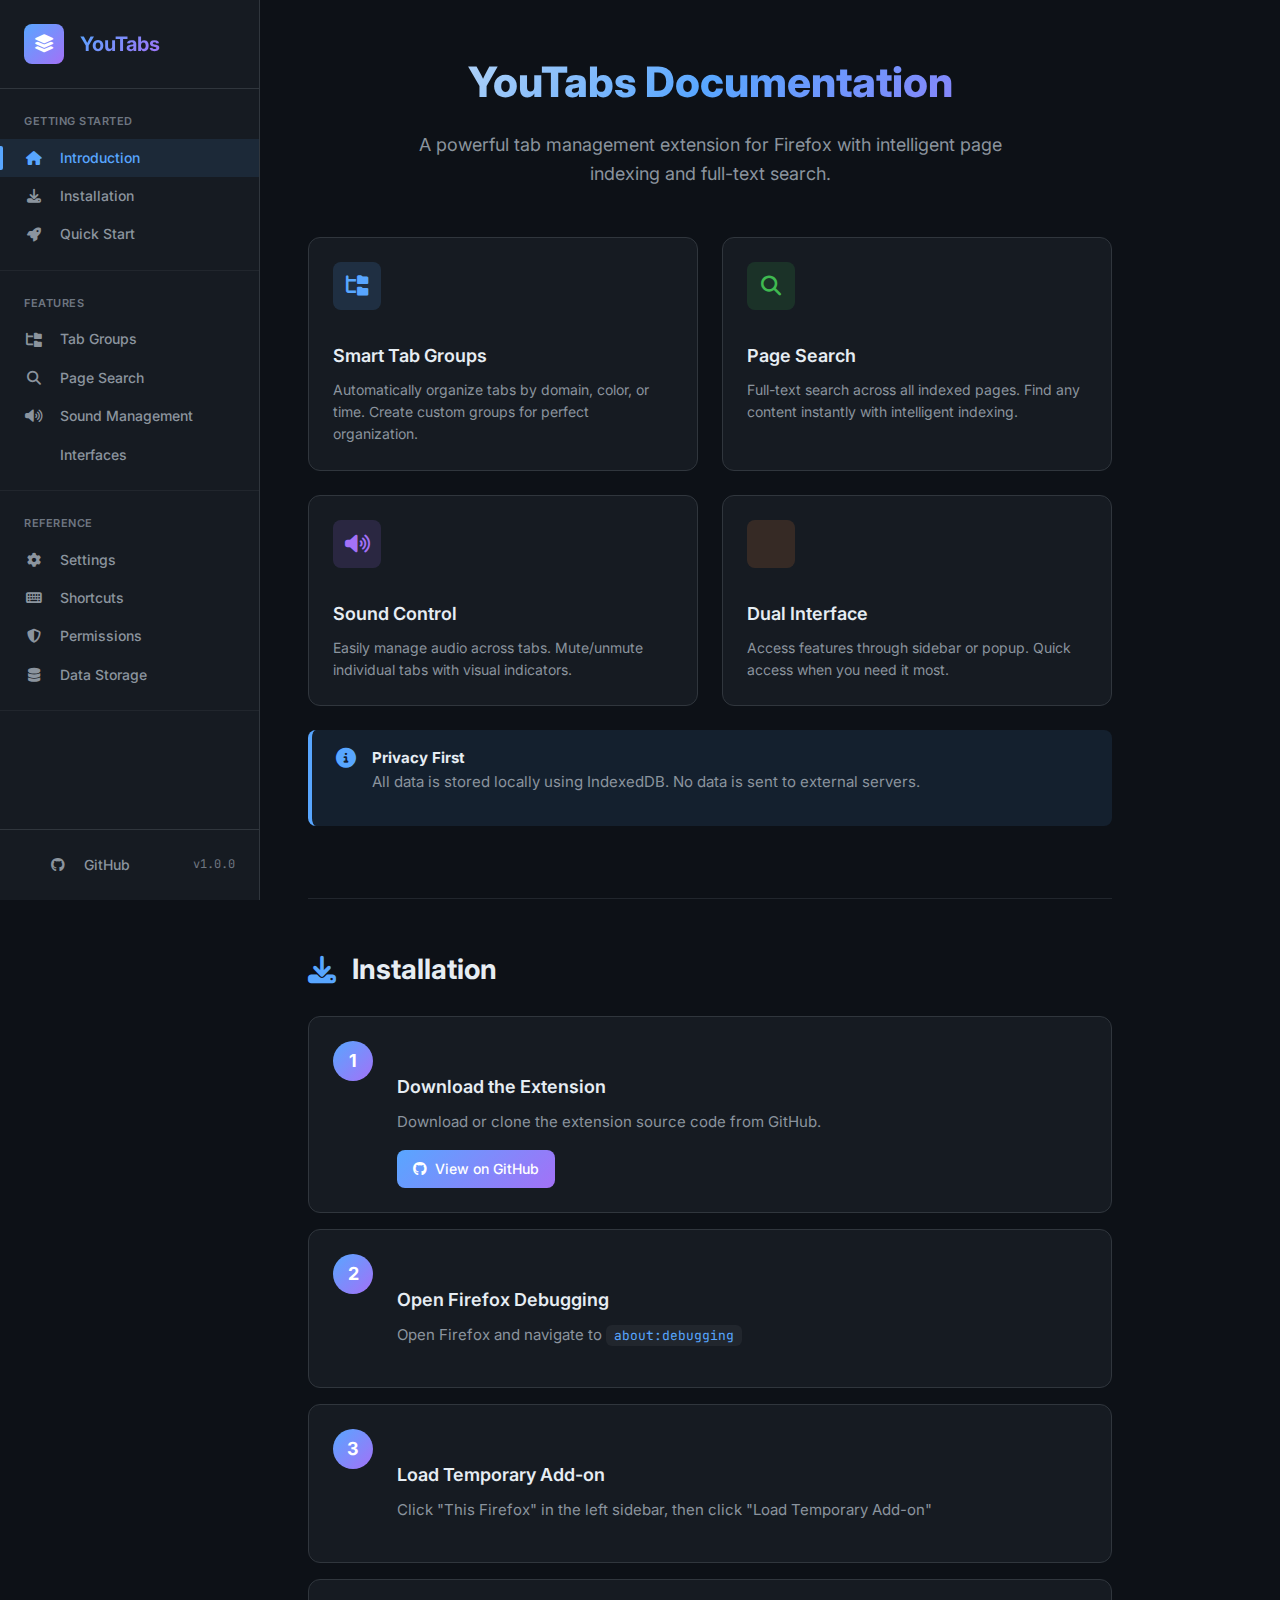
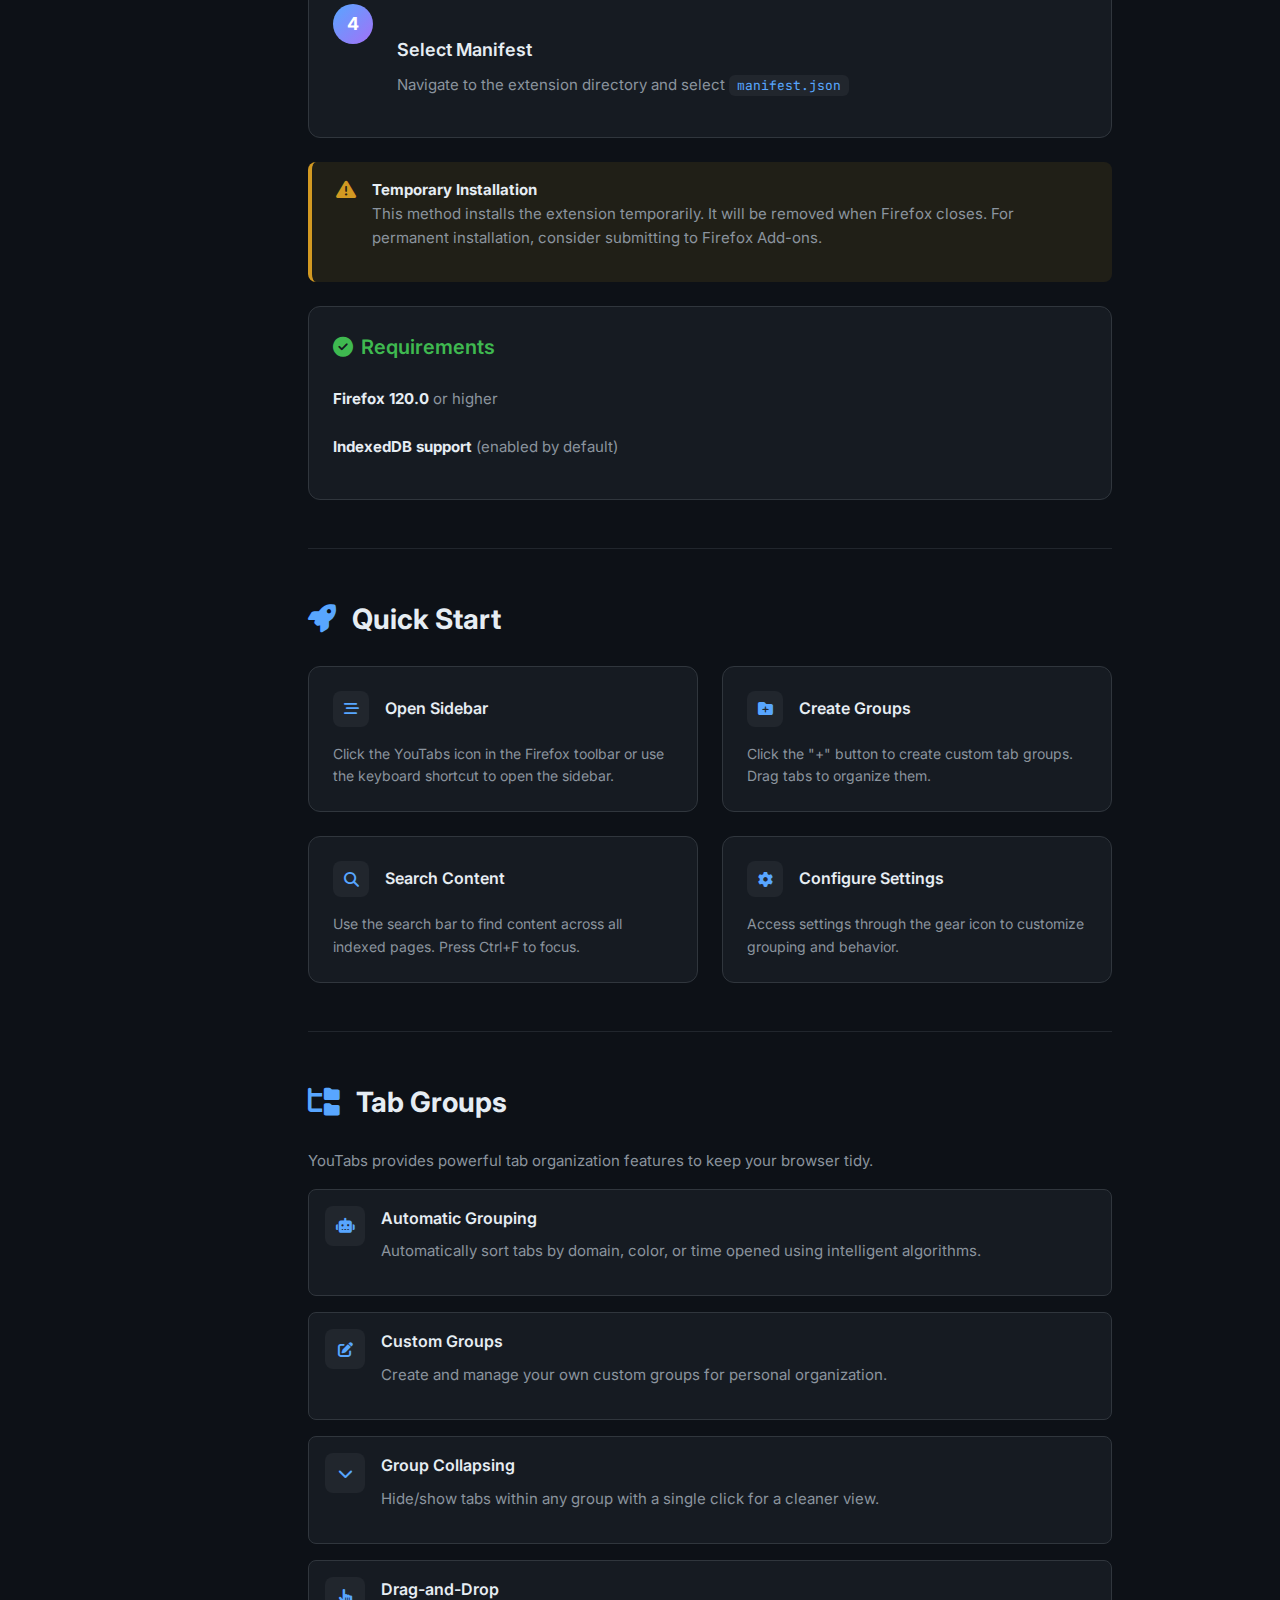
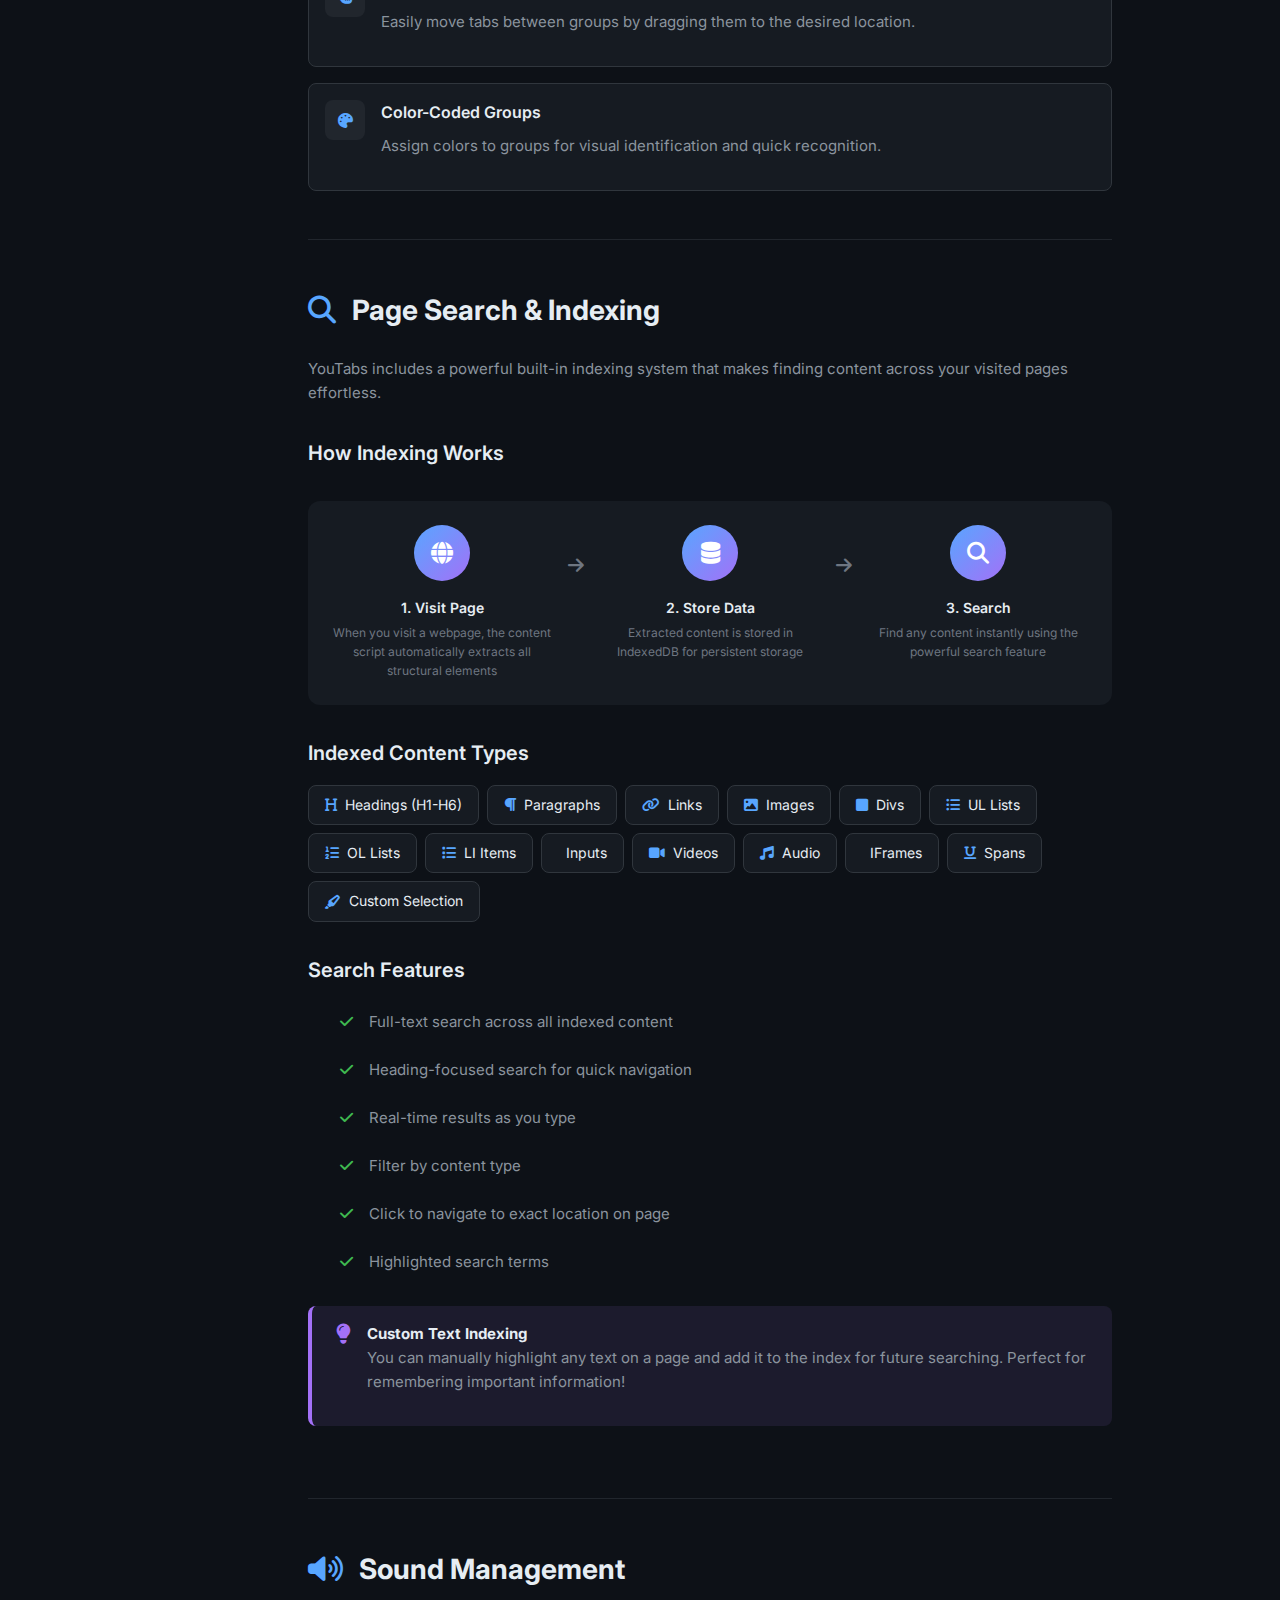
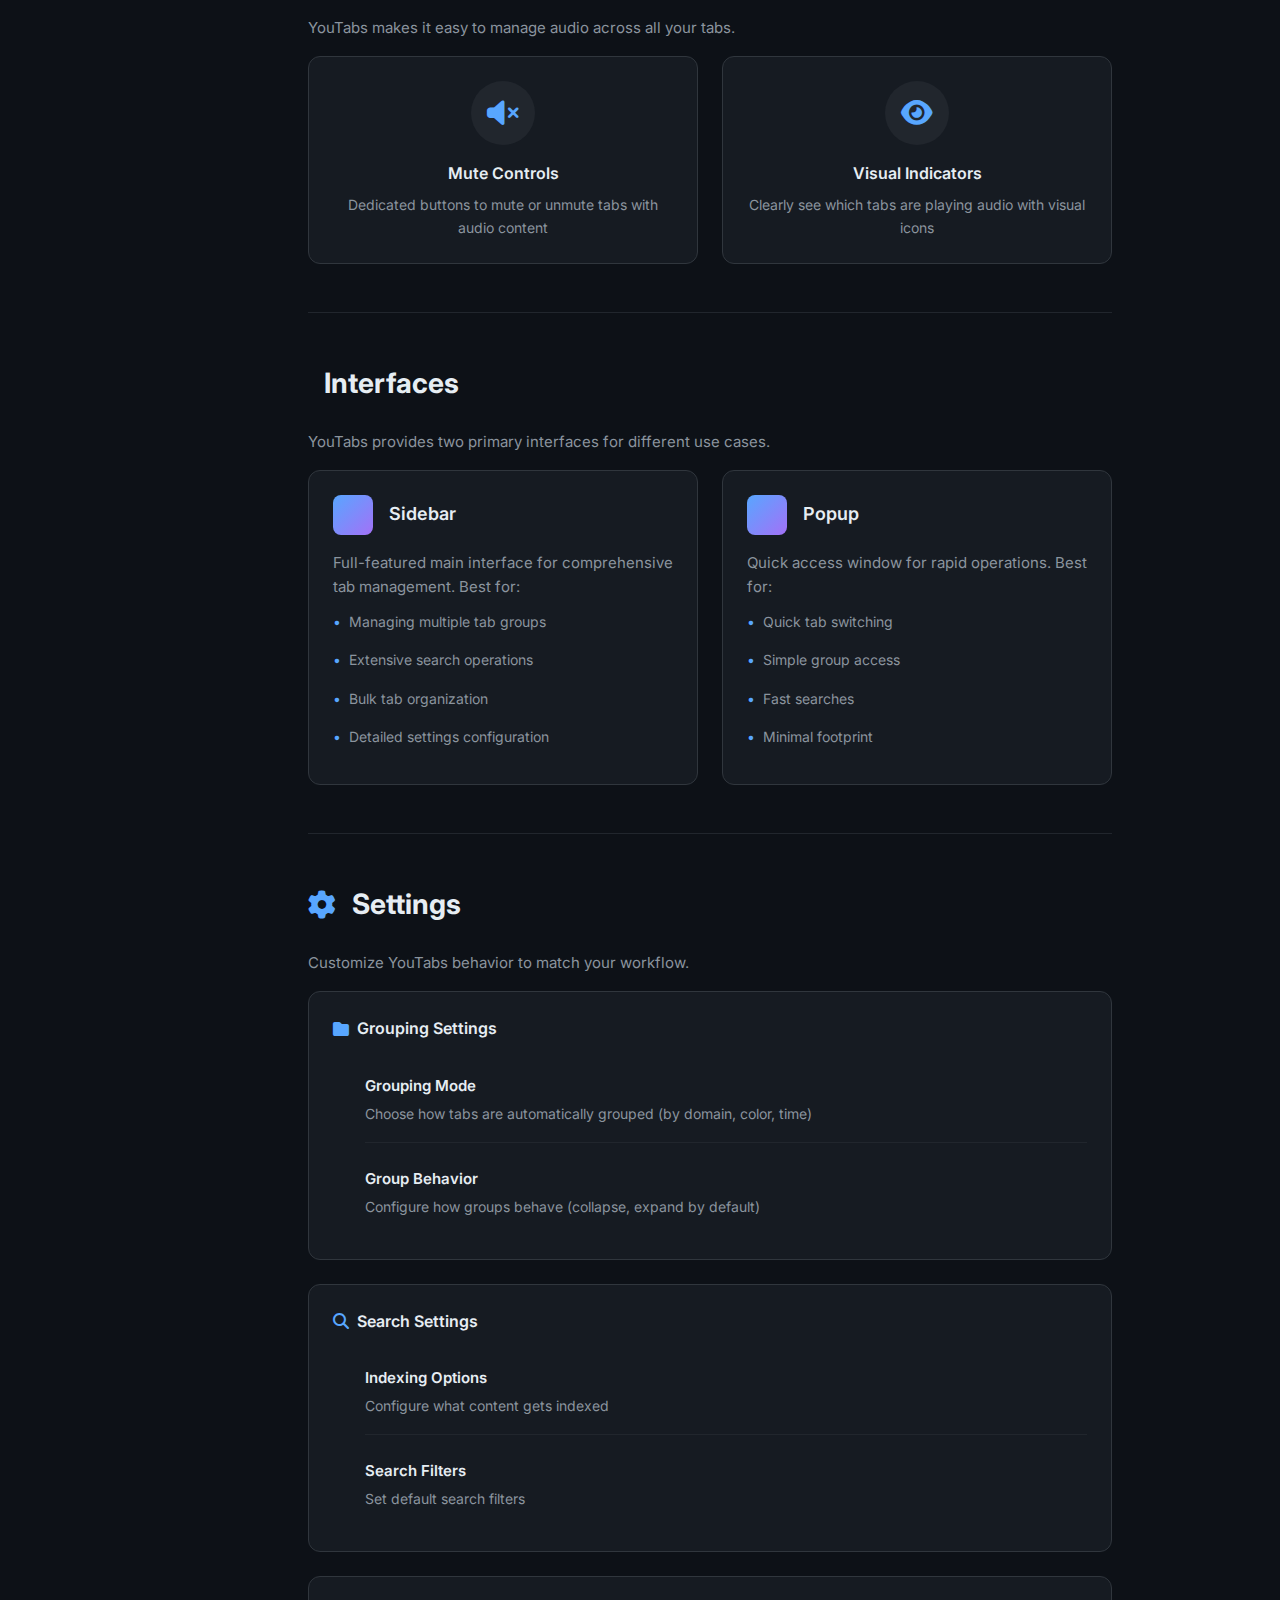
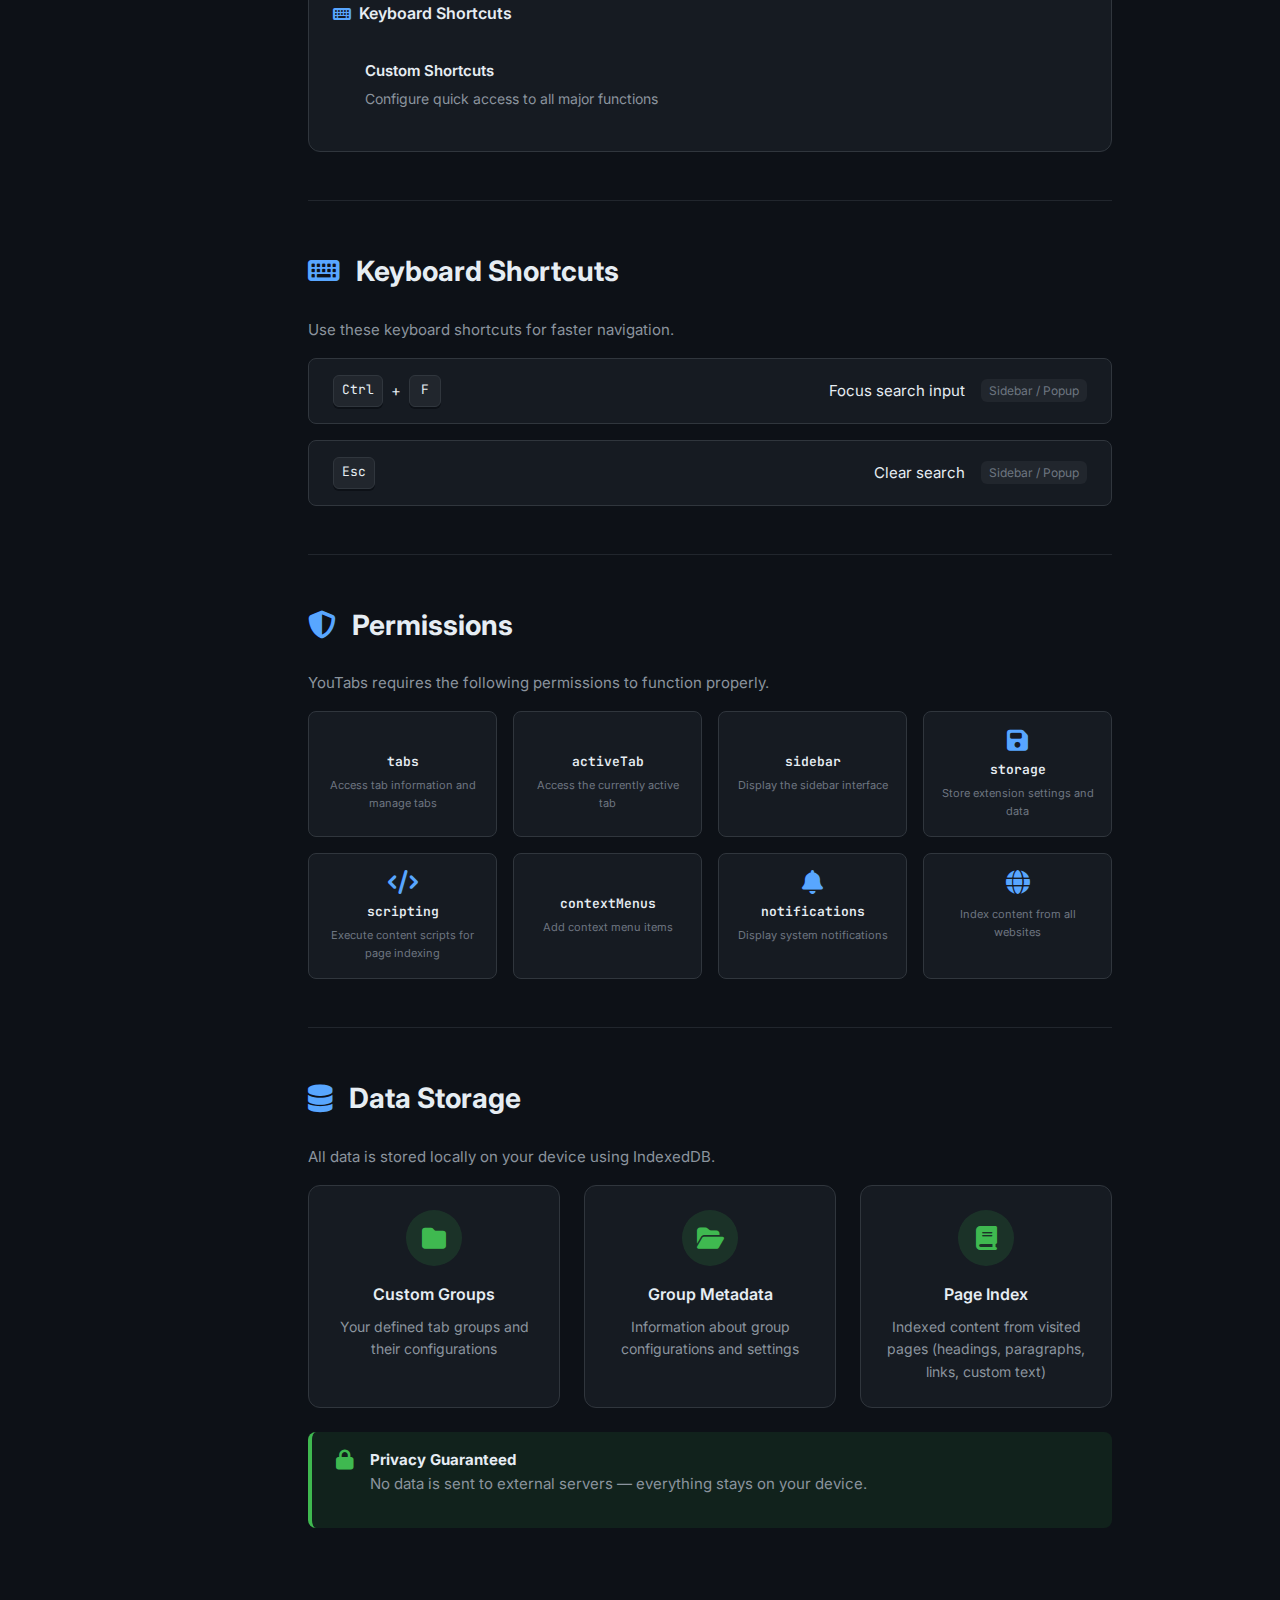
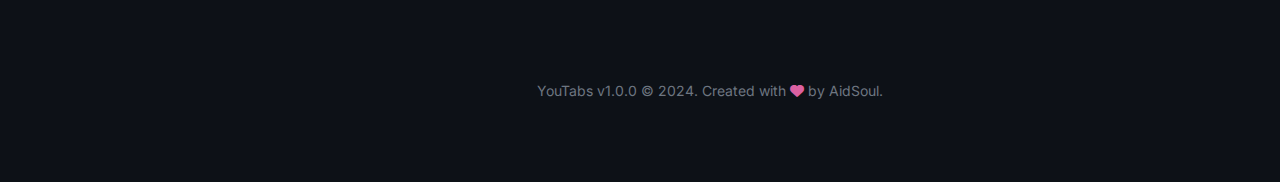
<file: docs/index.html>
<!DOCTYPE html>
<html lang="en">
<head>
    <meta charset="UTF-8">
    <meta name="viewport" content="width=device-width, initial-scale=1.0">
    <title>YouTabs Documentation</title>
    <link rel="stylesheet" href="styles.css">
    <link rel="preconnect" href="https://fonts.googleapis.com">
    <link rel="preconnect" href="https://fonts.gstatic.com" crossorigin>
    <link href="https://fonts.googleapis.com/css2?family=Inter:wght@300;400;500;600;700&family=JetBrains+Mono:wght@400;500&display=swap" rel="stylesheet">
    <link rel="stylesheet" href="https://cdnjs.cloudflare.com/ajax/libs/font-awesome/6.5.1/css/all.min.css">
</head>
<body>
    <div class="app-container">
        <!-- Sidebar Navigation -->
        <nav class="sidebar">
            <div class="logo">
                <div class="logo-icon">
                    <i class="fas fa-layer-group"></i>
                </div>
                <span class="logo-text">YouTabs</span>
            </div>
            
            <div class="nav-section">
                <h3 class="nav-title">Getting Started</h3>
                <ul class="nav-list">
                    <li><a href="#introduction" class="nav-link active">
                        <i class="fas fa-home"></i>
                        <span>Introduction</span>
                    </a></li>
                    <li><a href="#installation" class="nav-link">
                        <i class="fas fa-download"></i>
                        <span>Installation</span>
                    </a></li>
                    <li><a href="#quick-start" class="nav-link">
                        <i class="fas fa-rocket"></i>
                        <span>Quick Start</span>
                    </a></li>
                </ul>
            </div>
            
            <div class="nav-section">
                <h3 class="nav-title">Features</h3>
                <ul class="nav-list">
                    <li><a href="#tab-groups" class="nav-link">
                        <i class="fas fa-folder-tree"></i>
                        <span>Tab Groups</span>
                    </a></li>
                    <li><a href="#search" class="nav-link">
                        <i class="fas fa-search"></i>
                        <span>Page Search</span>
                    </a></li>
                    <li><a href="#sound" class="nav-link">
                        <i class="fas fa-volume-high"></i>
                        <span>Sound Management</span>
                    </a></li>
                    <li><a href="#interfaces" class="nav-link">
                        <i class="fas fa-panels"></i>
                        <span>Interfaces</span>
                    </a></li>
                </ul>
            </div>
            
            <div class="nav-section">
                <h3 class="nav-title">Reference</h3>
                <ul class="nav-list">
                    <li><a href="#settings" class="nav-link">
                        <i class="fas fa-gear"></i>
                        <span>Settings</span>
                    </a></li>
                    <li><a href="#shortcuts" class="nav-link">
                        <i class="fas fa-keyboard"></i>
                        <span>Shortcuts</span>
                    </a></li>
                    <li><a href="#permissions" class="nav-link">
                        <i class="fas fa-shield-halved"></i>
                        <span>Permissions</span>
                    </a></li>
                    <li><a href="#data-storage" class="nav-link">
                        <i class="fas fa-database"></i>
                        <span>Data Storage</span>
                    </a></li>
                </ul>
            </div>
            
            <div class="nav-footer">
                <a href="https://github.com/AidSoul/YouTabs" target="_blank" class="nav-link">
                    <i class="fab fa-github"></i>
                    <span>GitHub</span>
                </a>
                <span class="version">v1.0.0</span>
            </div>
        </nav>

        <!-- Main Content -->
        <main class="content">
            <!-- Introduction Section -->
            <section id="introduction" class="doc-section">
                <div class="section-header">
                    <h1>YouTabs Documentation</h1>
                    <p class="lead">A powerful tab management extension for Firefox with intelligent page indexing and full-text search.</p>
                </div>
                
                <div class="feature-grid">
                    <div class="feature-card">
                        <div class="feature-icon blue">
                            <i class="fas fa-folder-tree"></i>
                        </div>
                        <h3>Smart Tab Groups</h3>
                        <p>Automatically organize tabs by domain, color, or time. Create custom groups for perfect organization.</p>
                    </div>
                    <div class="feature-card">
                        <div class="feature-icon green">
                            <i class="fas fa-magnifying-glass"></i>
                        </div>
                        <h3>Page Search</h3>
                        <p>Full-text search across all indexed pages. Find any content instantly with intelligent indexing.</p>
                    </div>
                    <div class="feature-card">
                        <div class="feature-icon purple">
                            <i class="fas fa-volume-high"></i>
                        </div>
                        <h3>Sound Control</h3>
                        <p>Easily manage audio across tabs. Mute/unmute individual tabs with visual indicators.</p>
                    </div>
                    <div class="feature-card">
                        <div class="feature-icon orange">
                            <i class="fas fa-sidebar"></i>
                        </div>
                        <h3>Dual Interface</h3>
                        <p>Access features through sidebar or popup. Quick access when you need it most.</p>
                    </div>
                </div>
                
                <div class="callout callout-info">
                    <i class="fas fa-circle-info"></i>
                    <div>
                        <strong>Privacy First</strong>
                        <p>All data is stored locally using IndexedDB. No data is sent to external servers.</p>
                    </div>
                </div>
            </section>

            <!-- Installation Section -->
            <section id="installation" class="doc-section">
                <h2><i class="fas fa-download"></i> Installation</h2>
                
                <div class="step-card">
                    <div class="step-number">1</div>
                    <div class="step-content">
                        <h3>Download the Extension</h3>
                        <p>Download or clone the extension source code from GitHub.</p>
                        <a href="https://github.com/AidSoul/YouTabs" class="btn btn-primary">
                            <i class="fab fa-github"></i>
                            View on GitHub
                        </a>
                    </div>
                </div>
                
                <div class="step-card">
                    <div class="step-number">2</div>
                    <div class="step-content">
                        <h3>Open Firefox Debugging</h3>
                        <p>Open Firefox and navigate to <code>about:debugging</code></p>
                    </div>
                </div>
                
                <div class="step-card">
                    <div class="step-number">3</div>
                    <div class="step-content">
                        <h3>Load Temporary Add-on</h3>
                        <p>Click "This Firefox" in the left sidebar, then click "Load Temporary Add-on"</p>
                    </div>
                </div>
                
                <div class="step-card">
                    <div class="step-number">4</div>
                    <div class="step-content">
                        <h3>Select Manifest</h3>
                        <p>Navigate to the extension directory and select <code>manifest.json</code></p>
                    </div>
                </div>
                
                <div class="callout callout-warning">
                    <i class="fas fa-triangle-exclamation"></i>
                    <div>
                        <strong>Temporary Installation</strong>
                        <p>This method installs the extension temporarily. It will be removed when Firefox closes. For permanent installation, consider submitting to Firefox Add-ons.</p>
                    </div>
                </div>
                
                <div class="requirements">
                    <h3><i class="fas fa-check-circle"></i> Requirements</h3>
                    <ul>
                        <li><strong>Firefox 120.0</strong> or higher</li>
                        <li><strong>IndexedDB support</strong> (enabled by default)</li>
                    </ul>
                </div>
            </section>

            <!-- Quick Start Section -->
            <section id="quick-start" class="doc-section">
                <h2><i class="fas fa-rocket"></i> Quick Start</h2>
                
                <div class="guide-grid">
                    <div class="guide-card">
                        <div class="guide-header">
                            <i class="fas fa-bars-staggered"></i>
                            <h3>Open Sidebar</h3>
                        </div>
                        <p>Click the YouTabs icon in the Firefox toolbar or use the keyboard shortcut to open the sidebar.</p>
                    </div>
                    
                    <div class="guide-card">
                        <div class="guide-header">
                            <i class="fas fa-folder-plus"></i>
                            <h3>Create Groups</h3>
                        </div>
                        <p>Click the "+" button to create custom tab groups. Drag tabs to organize them.</p>
                    </div>
                    
                    <div class="guide-card">
                        <div class="guide-header">
                            <i class="fas fa-magnifying-glass"></i>
                            <h3>Search Content</h3>
                        </div>
                        <p>Use the search bar to find content across all indexed pages. Press Ctrl+F to focus.</p>
                    </div>
                    
                    <div class="guide-card">
                        <div class="guide-header">
                            <i class="fas fa-gear"></i>
                            <h3>Configure Settings</h3>
                        </div>
                        <p>Access settings through the gear icon to customize grouping and behavior.</p>
                    </div>
                </div>
            </section>

            <!-- Tab Groups Section -->
            <section id="tab-groups" class="doc-section">
                <h2><i class="fas fa-folder-tree"></i> Tab Groups</h2>
                
                <p>YouTabs provides powerful tab organization features to keep your browser tidy.</p>
                
                <div class="feature-list">
                    <div class="feature-item">
                        <div class="feature-item-icon">
                            <i class="fas fa-robot"></i>
                        </div>
                        <div>
                            <h4>Automatic Grouping</h4>
                            <p>Automatically sort tabs by domain, color, or time opened using intelligent algorithms.</p>
                        </div>
                    </div>
                    
                    <div class="feature-item">
                        <div class="feature-item-icon">
                            <i class="fas fa-pen-to-square"></i>
                        </div>
                        <div>
                            <h4>Custom Groups</h4>
                            <p>Create and manage your own custom groups for personal organization.</p>
                        </div>
                    </div>
                    
                    <div class="feature-item">
                        <div class="feature-item-icon">
                            <i class="fas fa-chevron-down"></i>
                        </div>
                        <div>
                            <h4>Group Collapsing</h4>
                            <p>Hide/show tabs within any group with a single click for a cleaner view.</p>
                        </div>
                    </div>
                    
                    <div class="feature-item">
                        <div class="feature-item-icon">
                            <i class="fas fa-hand-pointer"></i>
                        </div>
                        <div>
                            <h4>Drag-and-Drop</h4>
                            <p>Easily move tabs between groups by dragging them to the desired location.</p>
                        </div>
                    </div>
                    
                    <div class="feature-item">
                        <div class="feature-item-icon">
                            <i class="fas fa-palette"></i>
                        </div>
                        <div>
                            <h4>Color-Coded Groups</h4>
                            <p>Assign colors to groups for visual identification and quick recognition.</p>
                        </div>
                    </div>
                </div>
            </section>

            <!-- Search Section -->
            <section id="search" class="doc-section">
                <h2><i class="fas fa-magnifying-glass"></i> Page Search & Indexing</h2>
                
                <p>YouTabs includes a powerful built-in indexing system that makes finding content across your visited pages effortless.</p>
                
                <h3 id="indexing">How Indexing Works</h3>
                <div class="process-flow">
                    <div class="process-step">
                        <div class="process-icon">
                            <i class="fas fa-globe"></i>
                        </div>
                        <h4>1. Visit Page</h4>
                        <p>When you visit a webpage, the content script automatically extracts all structural elements</p>
                    </div>
                    <div class="process-arrow">
                        <i class="fas fa-arrow-right"></i>
                    </div>
                    <div class="process-step">
                        <div class="process-icon">
                            <i class="fas fa-database"></i>
                        </div>
                        <h4>2. Store Data</h4>
                        <p>Extracted content is stored in IndexedDB for persistent storage</p>
                    </div>
                    <div class="process-arrow">
                        <i class="fas fa-arrow-right"></i>
                    </div>
                    <div class="process-step">
                        <div class="process-icon">
                            <i class="fas fa-search"></i>
                        </div>
                        <h4>3. Search</h4>
                        <p>Find any content instantly using the powerful search feature</p>
                    </div>
                </div>
                
                <h3>Indexed Content Types</h3>
                <div class="content-types">
                    <div class="content-type">
                        <i class="fas fa-heading"></i>
                        <span>Headings (H1-H6)</span>
                    </div>
                    <div class="content-type">
                        <i class="fas fa-paragraph"></i>
                        <span>Paragraphs</span>
                    </div>
                    <div class="content-type">
                        <i class="fas fa-link"></i>
                        <span>Links</span>
                    </div>
                    <div class="content-type">
                        <i class="fas fa-image"></i>
                        <span>Images</span>
                    </div>
                    <div class="content-type">
                        <i class="fas fa-square"></i>
                        <span>Divs</span>
                    </div>
                    <div class="content-type">
                        <i class="fas fa-list-ul"></i>
                        <span>UL Lists</span>
                    </div>
                    <div class="content-type">
                        <i class="fas fa-list-ol"></i>
                        <span>OL Lists</span>
                    </div>
                    <div class="content-type">
                        <i class="fas fa-list"></i>
                        <span>LI Items</span>
                    </div>
                    <div class="content-type">
                        <i class="fas fa-input"></i>
                        <span>Inputs</span>
                    </div>
                    <div class="content-type">
                        <i class="fas fa-video"></i>
                        <span>Videos</span>
                    </div>
                    <div class="content-type">
                        <i class="fas fa-music"></i>
                        <span>Audio</span>
                    </div>
                    <div class="content-type">
                        <i class="fas fa-frame"></i>
                        <span>IFrames</span>
                    </div>
                    <div class="content-type">
                        <i class="fas fa-underline"></i>
                        <span>Spans</span>
                    </div>
                    <div class="content-type">
                        <i class="fas fa-highlighter"></i>
                        <span>Custom Selection</span>
                    </div>
                </div>
                
                <h3>Search Features</h3>
                <ul class="feature-list-compact">
                    <li><i class="fas fa-check"></i> Full-text search across all indexed content</li>
                    <li><i class="fas fa-check"></i> Heading-focused search for quick navigation</li>
                    <li><i class="fas fa-check"></i> Real-time results as you type</li>
                    <li><i class="fas fa-check"></i> Filter by content type</li>
                    <li><i class="fas fa-check"></i> Click to navigate to exact location on page</li>
                    <li><i class="fas fa-check"></i> Highlighted search terms</li>
                </ul>
                
                <div class="callout callout-tip">
                    <i class="fas fa-lightbulb"></i>
                    <div>
                        <strong>Custom Text Indexing</strong>
                        <p>You can manually highlight any text on a page and add it to the index for future searching. Perfect for remembering important information!</p>
                    </div>
                </div>
            </section>

            <!-- Sound Management Section -->
            <section id="sound" class="doc-section">
                <h2><i class="fas fa-volume-high"></i> Sound Management</h2>
                
                <p>YouTabs makes it easy to manage audio across all your tabs.</p>
                
                <div class="sound-features">
                    <div class="sound-feature">
                        <div class="sound-icon">
                            <i class="fas fa-volume-xmark"></i>
                        </div>
                        <h4>Mute Controls</h4>
                        <p>Dedicated buttons to mute or unmute tabs with audio content</p>
                    </div>
                    
                    <div class="sound-feature">
                        <div class="sound-icon">
                            <i class="fas fa-eye"></i>
                        </div>
                        <h4>Visual Indicators</h4>
                        <p>Clearly see which tabs are playing audio with visual icons</p>
                    </div>
                </div>
            </section>

            <!-- Interfaces Section -->
            <section id="interfaces" class="doc-section">
                <h2><i class="fas fa-panels"></i> Interfaces</h2>
                
                <p>YouTabs provides two primary interfaces for different use cases.</p>
                
                <div class="interfaces-grid">
                    <div class="interface-card">
                        <div class="interface-header">
                            <i class="fas fa-sidebar"></i>
                            <h3>Sidebar</h3>
                        </div>
                        <p>Full-featured main interface for comprehensive tab management. Best for:</p>
                        <ul>
                            <li>Managing multiple tab groups</li>
                            <li>Extensive search operations</li>
                            <li>Bulk tab organization</li>
                            <li>Detailed settings configuration</li>
                        </ul>
                    </div>
                    
                    <div class="interface-card">
                        <div class="interface-header">
                            <i class="fas fa-popup"></i>
                            <h3>Popup</h3>
                        </div>
                        <p>Quick access window for rapid operations. Best for:</p>
                        <ul>
                            <li>Quick tab switching</li>
                            <li>Simple group access</li>
                            <li>Fast searches</li>
                            <li>Minimal footprint</li>
                        </ul>
                    </div>
                </div>
            </section>

            <!-- Settings Section -->
            <section id="settings" class="doc-section">
                <h2><i class="fas fa-gear"></i> Settings</h2>
                
                <p>Customize YouTabs behavior to match your workflow.</p>
                
                <div class="settings-categories">
                    <div class="settings-category">
                        <h3><i class="fas fa-folder"></i> Grouping Settings</h3>
                        <ul class="settings-list">
                            <li>
                                <span class="setting-name">Grouping Mode</span>
                                <span class="setting-desc">Choose how tabs are automatically grouped (by domain, color, time)</span>
                            </li>
                            <li>
                                <span class="setting-name">Group Behavior</span>
                                <span class="setting-desc">Configure how groups behave (collapse, expand by default)</span>
                            </li>
                        </ul>
                    </div>
                    
                    <div class="settings-category">
                        <h3><i class="fas fa-magnifying-glass"></i> Search Settings</h3>
                        <ul class="settings-list">
                            <li>
                                <span class="setting-name">Indexing Options</span>
                                <span class="setting-desc">Configure what content gets indexed</span>
                            </li>
                            <li>
                                <span class="setting-name">Search Filters</span>
                                <span class="setting-desc">Set default search filters</span>
                            </li>
                        </ul>
                    </div>
                    
                    <div class="settings-category">
                        <h3><i class="fas fa-keyboard"></i> Keyboard Shortcuts</h3>
                        <ul class="settings-list">
                            <li>
                                <span class="setting-name">Custom Shortcuts</span>
                                <span class="setting-desc">Configure quick access to all major functions</span>
                            </li>
                        </ul>
                    </div>
                </div>
            </section>

            <!-- Shortcuts Section -->
            <section id="shortcuts" class="doc-section">
                <h2><i class="fas fa-keyboard"></i> Keyboard Shortcuts</h2>
                
                <p>Use these keyboard shortcuts for faster navigation.</p>
                
                <div class="shortcuts-table">
                    <div class="shortcut-row">
                        <div class="shortcut-keys">
                            <kbd>Ctrl</kbd> + <kbd>F</kbd>
                        </div>
                        <div class="shortcut-desc">
                            <span>Focus search input</span>
                            <span class="shortcut-context">Sidebar / Popup</span>
                        </div>
                    </div>
                    <div class="shortcut-row">
                        <div class="shortcut-keys">
                            <kbd>Esc</kbd>
                        </div>
                        <div class="shortcut-desc">
                            <span>Clear search</span>
                            <span class="shortcut-context">Sidebar / Popup</span>
                        </div>
                    </div>
                </div>
            </section>

            <!-- Permissions Section -->
            <section id="permissions" class="doc-section">
                <h2><i class="fas fa-shield-halved"></i> Permissions</h2>
                
                <p>YouTabs requires the following permissions to function properly.</p>
                
                <div class="permissions-grid">
                    <div class="permission-card">
                        <i class="fas fa-tabs"></i>
                        <h4>tabs</h4>
                        <p>Access tab information and manage tabs</p>
                    </div>
                    <div class="permission-card">
                        <i class="fas fa-browser"></i>
                        <h4>activeTab</h4>
                        <p>Access the currently active tab</p>
                    </div>
                    <div class="permission-card">
                        <i class="fas fa-sidebar"></i>
                        <h4>sidebar</h4>
                        <p>Display the sidebar interface</p>
                    </div>
                    <div class="permission-card">
                        <i class="fas fa-floppy-disk"></i>
                        <h4>storage</h4>
                        <p>Store extension settings and data</p>
                    </div>
                    <div class="permission-card">
                        <i class="fas fa-code"></i>
                        <h4>scripting</h4>
                        <p>Execute content scripts for page indexing</p>
                    </div>
                    <div class="permission-card">
                        <i class="fas fa-folder-menu"></i>
                        <h4>contextMenus</h4>
                        <p>Add context menu items</p>
                    </div>
                    <div class="permission-card">
                        <i class="fas fa-bell"></i>
                        <h4>notifications</h4>
                        <p>Display system notifications</p>
                    </div>
                    <div class="permission-card">
                        <i class="fas fa-globe"></i>
                        <h4><all_urls></h4>
                        <p>Index content from all websites</p>
                    </div>
                </div>
            </section>

            <!-- Data Storage Section -->
            <section id="data-storage" class="doc-section">
                <h2><i class="fas fa-database"></i> Data Storage</h2>
                
                <p>All data is stored locally on your device using IndexedDB.</p>
                
                <div class="storage-items">
                    <div class="storage-item">
                        <div class="storage-icon">
                            <i class="fas fa-folder"></i>
                        </div>
                        <h4>Custom Groups</h4>
                        <p>Your defined tab groups and their configurations</p>
                    </div>
                    <div class="storage-item">
                        <div class="storage-icon">
                            <i class="fas fa-folder-open"></i>
                        </div>
                        <h4>Group Metadata</h4>
                        <p>Information about group configurations and settings</p>
                    </div>
                    <div class="storage-item">
                        <div class="storage-icon">
                            <i class="fas fa-book"></i>
                        </div>
                        <h4>Page Index</h4>
                        <p>Indexed content from visited pages (headings, paragraphs, links, custom text)</p>
                    </div>
                </div>
                
                <div class="callout callout-success">
                    <i class="fas fa-lock"></i>
                    <div>
                        <strong>Privacy Guaranteed</strong>
                        <p>No data is sent to external servers — everything stays on your device.</p>
                    </div>
                </div>
            </section>

            <!-- Footer -->
            <footer class="doc-footer">
                <p>YouTabs v1.0.0 &copy; 2024. Created with <i class="fas fa-heart"></i> by AidSoul.</p>
            </footer>
        </main>
    </div>

    <script src="script.js"></script>
</body>
</html>
</file>
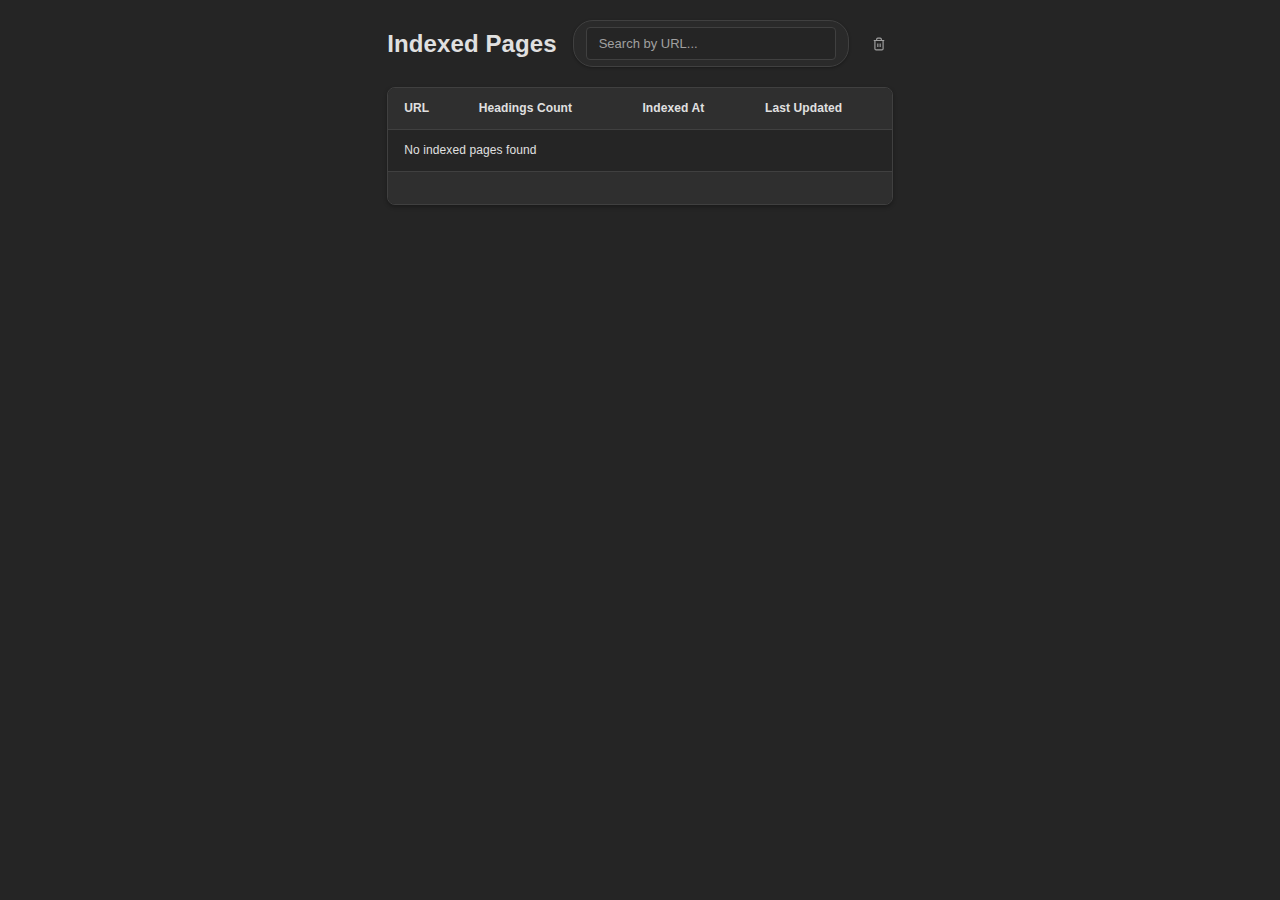
<file: indexes.html>
<!DOCTYPE html>
<html lang="en">
<head>
  <meta charset="UTF-8">
  <meta name="viewport" content="width=device-width, initial-scale=1.0">
  <title>Indexed Pages - YouTabs</title>
  <link rel="stylesheet" href="css/styles.css">
  <link rel="stylesheet" href="css/dark.css">
  <style>
    :root {
      /* Force dark theme colors */
      --bg-inactive: #1e1e1e;
      --bg-active: #252525;
      --bg-hover: #2f2f2f;
      --bg-dark-hover: #3a3a3a;
      --text-primary: #e0e0e0;
      --text-secondary: #a0a0a0;
      --border-color: #404040;
      --shadow-small: rgba(0, 0, 0, 0.3);
      --shadow-medium: rgba(0, 0, 0, 0.4);
    }
    
    body {
      padding: 0;
      overflow: auto;
      background: var(--bg-active);
      color: var(--text-primary);
    }
    
    .indexes-container {
      padding: 20px;
      max-width: 1200px;
      margin: 0 auto;
    }
    
    .indexes-header {
      display: flex;
      justify-content: space-between;
      align-items: center;
      margin-bottom: 20px;
      gap: 16px;
    }
    
    .search-container {
      display: flex;
      align-items: center;
      gap: 8px;
    }
    
    .search-input {
      padding: 8px 12px;
      border: 1px solid var(--border-color);
      border-radius: 4px;
      background: var(--bg-active);
      color: var(--text-primary);
      font-size: 13px;
      width: 250px;
    }
    
    .search-input:focus {
      outline: none;
      border-color: var(--accent-color, #4a90d9);
    }
    
    .search-input::placeholder {
      color: var(--text-secondary);
    }
    
    .indexes-title {
      font-size: 24px;
      font-weight: 600;
      color: var(--text-primary);
    }
    
    .indexes-table-container {
      background: var(--bg-primary);
      border-radius: 8px;
      box-shadow: 0 2px 4px var(--shadow-small);
      overflow: hidden;
      border: 1px solid var(--border-color);
    }
    
    .indexes-table {
      width: 100%;
      border-collapse: collapse;
    }
    
    .indexes-table th,
    .indexes-table td {
      padding: 12px 16px;
      text-align: left;
      border-bottom: 1px solid var(--border-color);
      color: var(--text-primary);
    }
    
    .indexes-table th {
      background: var(--bg-hover);
      font-weight: 600;
    }
    
    .indexes-table tr:last-child td {
      border-bottom: none;
    }
    
    .indexes-table tr:hover {
      background: var(--bg-hover);
    }
    
    .indexes-url {
      max-width: 400px;
      overflow: hidden;
      text-overflow: ellipsis;
      white-space: nowrap;
      color: var(--text-secondary);
    }
    
    .context-menu {
      position: fixed;
      z-index: 10000;
      min-width: 160px;
      max-width: calc(100vw - 40px);
      background: var(--bg-active);
      border: 1px solid var(--border-color);
      border-radius: 8px;
      box-shadow: 0 4px 16px var(--shadow-medium);
      padding: 4px 0;
      font-size: 13px;
      overflow: visible;
    }
    
    .context-menu-item {
      display: flex;
      align-items: center;
      gap: 8px;
      padding: 8px 12px;
      cursor: pointer;
      color: var(--text-primary);
      transition: background 100ms ease;
    }
    
    .context-menu-item:hover {
      background: var(--bg-hover);
    }
    
    .context-menu-item.danger {
      color: #f87171;
    }
    
    .context-menu-item.danger:hover {
      background: #3a2020;
    }
    
    .loading {
      text-align: center;
      padding: 40px;
      color: var(--text-secondary);
    }
    
    .empty-state {
      text-align: center;
      padding: 40px;
      color: var(--text-secondary);
    }
    
    .pagination-container {
      display: flex;
      justify-content: center;
      align-items: center;
      gap: 8px;
      padding: 16px;
      background: var(--bg-hover);
      border-top: 1px solid var(--border-color);
    }
    
    .pagination-btn {
      padding: 6px 12px;
      border: 1px solid var(--border-color);
      border-radius: 4px;
      background: var(--bg-active);
      color: var(--text-primary);
      cursor: pointer;
      font-size: 13px;
      transition: all 150ms ease;
    }
    
    .pagination-btn:hover:not(:disabled) {
      background: var(--bg-hover);
      border-color: var(--text-secondary);
    }
    
    .pagination-btn:disabled {
      opacity: 0.5;
      cursor: not-allowed;
    }
    
    .pagination-btn.active {
      background: var(--accent-color, #4a90d9);
      border-color: var(--accent-color, #4a90d9);
      color: white;
    }
    
    .pagination-ellipsis {
      color: var(--text-secondary);
      padding: 0 4px;
    }
    
    .pagination-info {
      color: var(--text-secondary);
      font-size: 13px;
      margin-left: 8px;
    }
  </style>
</head>
<body>
  <div class="indexes-container">
    <div class="indexes-header">
      <h1 class="indexes-title">Indexed Pages</h1>
      <div class="search-container">
        <input type="text" id="searchInput" class="search-input" placeholder="Search by URL...">
      </div>
      <button id="deleteAllBtn" class="action-btn" title="Delete all indexes">
        <svg width="16" height="16" viewBox="0 0 24 24" fill="none" stroke="currentColor" stroke-width="2">
          <path d="M3 6h18M19 6v14a2 2 0 0 1-2 2H7a2 2 0 0 1-2-2V6M8 6V4a2 2 0 0 1 2-2h4a2 2 0 0 1 2 2v2"/>
          <line x1="10" y1="11" x2="10" y2="17"/>
          <line x1="14" y1="11" x2="14" y2="17"/>
        </svg>
      </button>
    </div>
    
    <div class="indexes-table-container">
      <table class="indexes-table">
        <thead>
          <tr>
            <th>URL</th>
            <th>Headings Count</th>
            <th>Indexed At</th>
            <th>Last Updated</th>
          </tr>
        </thead>
        <tbody id="indexesTableBody">
          <tr>
            <td colspan="4" class="loading">Loading...</td>
          </tr>
        </tbody>
      </table>
      <div id="paginationContainer" class="pagination-container"></div>
    </div>
  </div>
  
  <!-- Context Menu -->
  <div id="contextMenu" class="context-menu" style="display: none;">
    <div id="updateIndexBtn" class="context-menu-item">
      <svg width="14" height="14" viewBox="0 0 24 24" fill="none" stroke="currentColor" stroke-width="2">
        <path d="M23 4v6h-6M1 20v-6h6"/>
        <path d="M3.51 9a9 9 0 0 1 14.85-3.36L23 10M1 14l4.64 4.36A9 9 0 0 0 20.49 15"/>
      </svg>
      Update
    </div>
    <div id="deleteIndexBtn" class="context-menu-item danger">
      <svg width="14" height="14" viewBox="0 0 24 24" fill="none" stroke="currentColor" stroke-width="2">
        <path d="M3 6h18M19 6v14a2 2 0 0 1-2 2H7a2 2 0 0 1-2-2V6M8 6V4a2 2 0 0 1 2-2h4a2 2 0 0 1 2 2v2"/>
      </svg>
      Delete
    </div>
  </div>
  
  <script src="js/db.js"></script>
  <script src="js/indexes.js"></script>
</body>
</html>
</file>
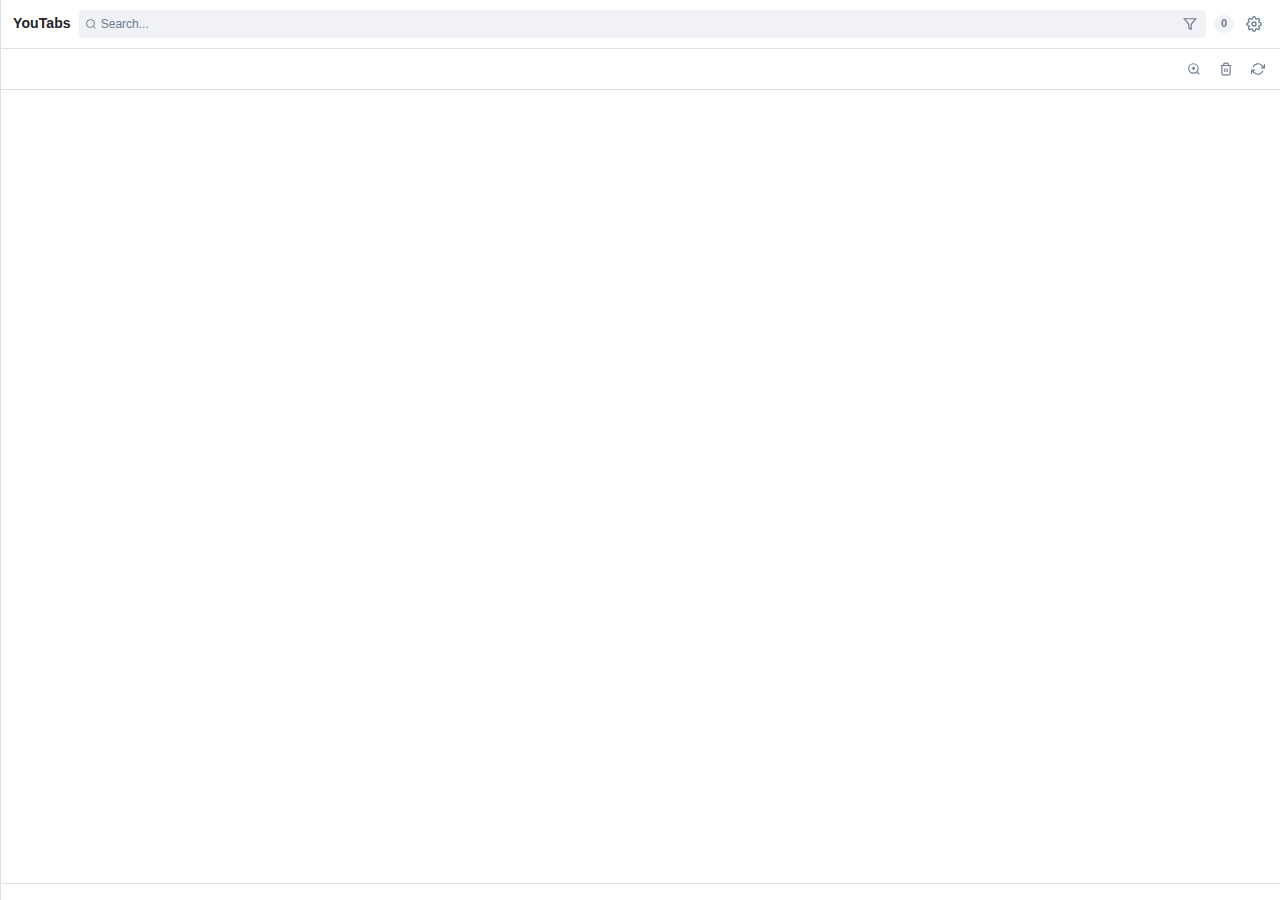
<file: popup.html>
<!DOCTYPE html>
<html lang="en">
<head>
  <meta charset="UTF-8">
  <meta name="viewport" content="width=device-width, initial-scale=1.0">
  <title>YouTabs</title>
  <link rel="stylesheet" href="styles.css">
</head>
<body style="width: 100%; height: 100%; margin: 0; padding: 0;">
  <div class="you-tabs-container">
    <div class="tabs-header">
      <span class="tabs-title">YouTabs</span>
      <div class="search-container">
        <svg class="search-icon" width="14" height="14" viewBox="0 0 24 24" fill="none" stroke="currentColor" stroke-width="2">
          <circle cx="11" cy="11" r="8"/>
          <path d="M21 21l-4.35-4.35"/>
        </svg>
        <input type="text" id="searchInput" class="search-input" placeholder="Search..." autocomplete="off">
        <button class="search-clear" id="searchClear" title="Clear">
          <svg width="12" height="12" viewBox="0 0 12 12" fill="none">
            <path d="M2 2L10 10M10 2L2 10" stroke="currentColor" stroke-width="1.5" stroke-linecap="round"/>
          </svg>
        </button>
        <button class="search-filter" id="searchFilter" title="Filter">
          <svg width="14" height="14" viewBox="0 0 24 24" fill="none" stroke="currentColor" stroke-width="2">
            <polygon points="22 3 2 3 10 12.46 10 19 14 21 14 12.46 22 3"/>
          </svg>
        </button>
      </div>
      <div class="tabs-actions">
        <span class="tab-count" id="tabCount">0</span>
        <button class="settings-btn" id="settingsBtn" title="Settings">
          <svg width="18" height="18" viewBox="0 0 24 24" fill="none" stroke="currentColor" stroke-width="2">
            <circle cx="12" cy="12" r="3"/>
            <path d="M19.4 15a1.65 1.65 0 0 0 .33 1.82l.06.06a2 2 0 0 1 0 2.83 2 2 0 0 1-2.83 0l-.06-.06a1.65 1.65 0 0 0-1.82-.33 1.65 1.65 0 0 0-1 1.51V21a2 2 0 0 1-2 2 2 2 0 0 1-2-2v-.09A1.65 1.65 0 0 0 9 19.4a1.65 1.65 0 0 0-1.82.33l-.06.06a2 2 0 0 1-2.83 0 2 2 0 0 1 0-2.83l.06-.06a1.65 1.65 0 0 0 .33-1.82 1.65 1.65 0 0 0-1.51-1H3a2 2 0 0 1-2-2 2 2 0 0 1 2-2h.09A1.65 1.65 0 0 0 4.6 9a1.65 1.65 0 0 0-.33-1.82l-.06-.06a2 2 0 0 1 0-2.83 2 2 0 0 1 2.83 0l.06.06a1.65 1.65 0 0 0 1.82.33H9a1.65 1.65 0 0 0 1-1.51V3a2 2 0 0 1 2-2 2 2 0 0 1 2 2v.09a1.65 1.65 0 0 0 1 1.51 1.65 1.65 0 0 0 1.82-.33l.06-.06a2 2 0 0 1 2.83 0 2 2 0 0 1 0 2.83l-.06.06a1.65 1.65 0 0 0-.33 1.82V9a1.65 1.65 0 0 0 1.51 1H21a2 2 0 0 1 2 2 2 2 0 0 1-2 2h-.09a1.65 1.65 0 0 0-1.51 1z"/>
          </svg>
        </button>
      </div>
    </div>
    
    <div class="tabs-actions-panel">
      <div class="action-buttons-left">
        <button class="action-btn" id="closeAllBtn" title="Close all">
          <svg width="14" height="14" viewBox="0 0 24 24" fill="none" stroke="currentColor" stroke-width="2">
            <path d="M18 6L6 18M6 6l12 12"/>
          </svg>
        </button>
        <button class="action-btn" id="closeOthersBtn" title="Close others">
          <svg width="14" height="14" viewBox="0 0 24 24" fill="none" stroke="currentColor" stroke-width="2">
            <path d="M13.5 6H5a2 2 0 0 0-2 2v14a2 2 0 0 0 2 2h14a2 2 0 0 0 2-2v-8.5"/>
            <path d="M18 6L12 12M18 6l-6 6"/>
          </svg>
        </button>
        <button class="action-btn" id="closeLeftBtn" title="Close left">
          <svg width="14" height="14" viewBox="0 0 24 24" fill="none" stroke="currentColor" stroke-width="2">
            <path d="M11 17l-5-5 5-5M18 17l-5-5 5-5"/>
          </svg>
        </button>
        <button class="action-btn" id="closeRightBtn" title="Close right">
          <svg width="14" height="14" viewBox="0 0 24 24" fill="none" stroke="currentColor" stroke-width="2">
            <path d="M13 17l5-5-5-5M6 17l5-5-5-5"/>
          </svg>
        </button>
      </div>
      <button class="action-btn index-all-btn" id="indexAllBtn" title="Index all tabs">
        <svg width="14" height="14" viewBox="0 0 24 24" fill="none" stroke="currentColor" stroke-width="2">
          <circle cx="11" cy="11" r="8"/>
          <path d="M21 21l-4.35-4.35"/>
          <path d="M11 8v6M8 11h6"/>
        </svg>
      </button>
      <button class="action-btn" id="clearIndexBtn" title="Clear indexed data">
        <svg width="14" height="14" viewBox="0 0 24 24" fill="none" stroke="currentColor" stroke-width="2">
          <path d="M3 6h18M19 6v14a2 2 0 0 1-2 2H7a2 2 0 0 1-2-2V6M8 6V4a2 2 0 0 1 2-2h4a2 2 0 0 1 2 2v2"/>
          <line x1="10" y1="11" x2="10" y2="17"/>
          <line x1="14" y1="11" x2="14" y2="17"/>
        </svg>
      </button>
        <button class="action-btn" id="refreshAllBtn" title="Update all">
          <svg width="14" height="14" viewBox="0 0 24 24" fill="none" stroke="currentColor" stroke-width="2">
            <path d="M23 4v6h-6M1 20v-6h6"/>
            <path d="M3.51 9a9 9 0 0 1 14.85-3.36L23 10M1 14l4.64 4.36A9 9 0 0 0 20.49 15"/>
          </svg>
        </button>
    </div>
    
    <div class="tabs-scroll-container" id="tabsScrollContainer">
      <div class="tabs-list" id="tabsList">
        <!-- Tabs will be dynamically inserted here -->
      </div>
    </div>
    
    <div class="tabs-footer">
    </div>
  </div>
  
  <!-- Tab preview tooltip -->
  <div class="tab-preview" id="tabPreview">
    <div class="preview-title"></div>
    <div class="preview-url"></div>
  </div>

  <!-- Filter Modal -->
  <div class="modal-overlay" id="filterModalOverlay">
    <div class="custom-modal filter-modal">
      <div class="modal-header">
        <span class="modal-title">Search Filter</span>
        <button class="modal-close" id="filterModalClose">
          <svg width="14" height="14" viewBox="0 0 24 24" fill="none" stroke="currentColor" stroke-width="2">
            <path d="M18 6L6 18M6 6l12 12"/>
          </svg>
        </button>
      </div>
      <div class="modal-body">
        <div class="filter-section">
          <span class="filter-label">Search in:</span>
          <label class="filter-checkbox-label">
            <input type="checkbox" id="filterTabs" checked>
            <span>Tabs</span>
          </label>
        </div>
        <div class="filter-section">
          <span class="filter-label">Headings:</span>
          <div class="filter-dropdown" id="filterHeadingsDropdown">
            <div class="filter-dropdown-trigger" id="filterHeadingsTrigger">
              <span>Select types<span class="filter-selected-count" id="filterHeadingsCount"></span></span>
              <svg class="filter-dropdown-arrow" width="12" height="12" viewBox="0 0 24 24" fill="none" stroke="currentColor" stroke-width="2">
                <polyline points="6 9 12 15 18 9"/>
              </svg>
            </div>
            <div class="filter-dropdown-menu" id="filterHeadingsMenu" data-generated="true">
            </div>
          </div>
        </div>
      </div>
      <div class="modal-footer">
        <button class="modal-btn modal-btn-cancel filter-reset-btn" id="filterResetBtn">Reset</button>
        <button class="modal-btn modal-btn-confirm filter-apply-btn" id="filterApplyBtn">Apply</button>
      </div>
    </div>
  </div>

  <script src="db.js"></script>
  <script src="tabs-core.js"></script>
  <script src="popup.js"></script>
  <script src="popup-init.js"></script>
</body>
</html>
</file>
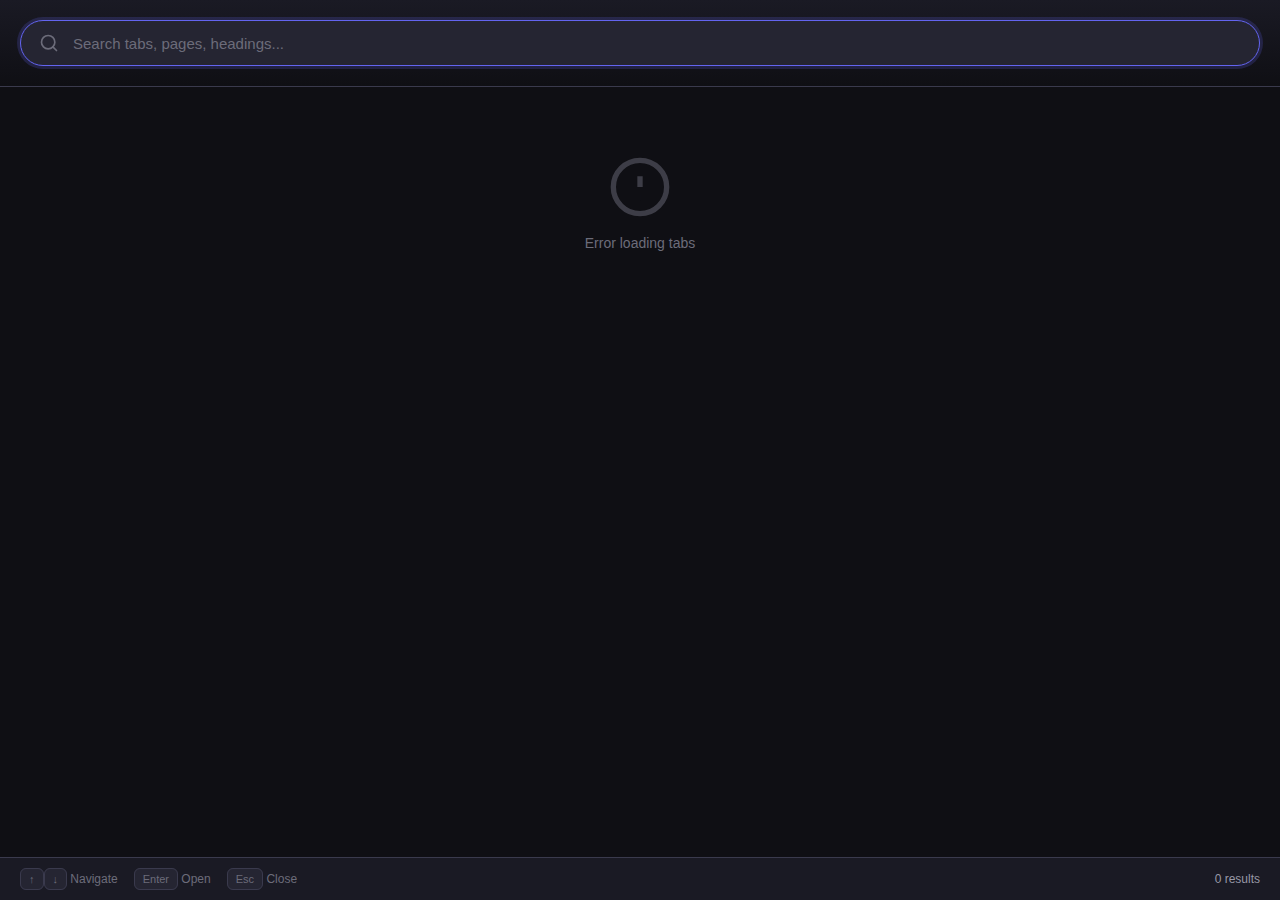
<file: search-popup.html>
<!DOCTYPE html>
<html lang="en">
<head>
  <meta charset="UTF-8">
  <meta name="viewport" content="width=device-width, initial-scale=1.0">
  <title>YouTabs Search</title>
  <link rel="stylesheet" href="css/search-popup.css">
</head>
<body>
  <div class="search-popup-container">
    <div class="search-popup-header">
      <div class="search-popup-input-wrapper">
        <svg width="20" height="20" viewBox="0 0 24 24" fill="none" stroke="currentColor" stroke-width="2" stroke-linecap="round" stroke-linejoin="round">
          <circle cx="11" cy="11" r="8"/>
          <path d="M21 21l-4.35-4.35"/>
        </svg>
        <input type="text" id="searchPopupInput" placeholder="Search tabs, pages, headings..." autocomplete="off" autofocus>
      </div>
    </div>
    <div class="search-popup-results" id="tabsList">
      <div class="search-loading">
        <div class="spinner"></div>
        <p>Loading tabs...</p>
      </div>
    </div>
    <div class="search-footer">
      <div class="search-hint">
        <span><kbd>↑</kbd><kbd>↓</kbd> Navigate</span>
        <span><kbd>Enter</kbd> Open</span>
        <span><kbd>Esc</kbd> Close</span>
      </div>
      <span class="result-count" id="tabCount">0 results</span>
    </div>
  </div>

  <script src="js/db.js"></script>
  <script src="js/settings-manager.js"></script>
  <script src="js/content-extractor.js"></script>
  <script src="js/core/TabManager.js"></script>
  <script src="js/core/GroupManager.js"></script>
  <script src="js/core/SearchEngine.js"></script>
  <script src="js/core/DragDropManager.js"></script>
  <script src="js/utils/dom-utils.js"></script>
  <script src="js/utils/search-utils.js"></script>
  <script src="js/core/UIRenderer.js"></script>
  <script src="js/tabs-core.js"></script>
  <script src="js/search-popup.js"></script>
</body>
</html>
</file>
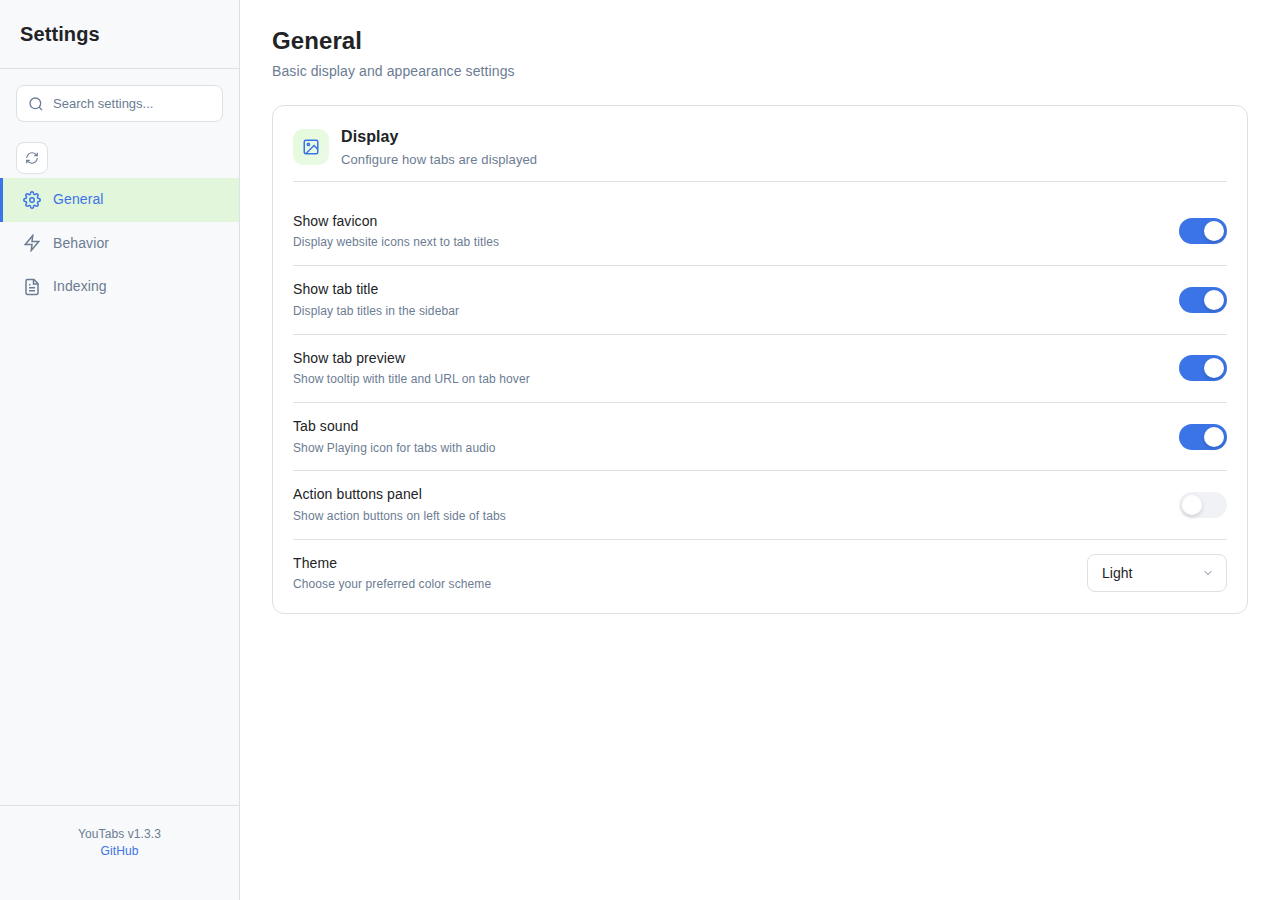
<file: settings.html>
<!DOCTYPE html>
<html lang="en">
<head>
  <meta charset="UTF-8">
  <meta name="viewport" content="width=device-width, initial-scale=1.0">
  <title>Settings - YouTabs</title>
  <link rel="stylesheet" href="css/styles.css">
  <style>
    /* Settings Page Specific Styles */
    body {
      padding: 0;
      overflow: auto;
      background: var(--bg-active);
    }
    
    /* Main Layout */
    .settings-layout {
      display: flex;
      min-height: 100vh;
    }
    
    /* Sidebar */
    .settings-sidebar {
      width: 240px;
      background: #f8f9fa;
      border-right: 1px solid var(--border-color);
      padding: 20px 0;
      flex-shrink: 0;
      display: flex;
      flex-direction: column;
    }
    
    .settings-sidebar-header {
      padding: 0 20px 20px;
      border-bottom: 1px solid var(--border-color);
      margin-bottom: 16px;
    }
    
    .settings-sidebar-title {
      font-size: 20px;
      font-weight: 600;
      color: var(--text-primary);
    }
    
    /* Search Box */
    .settings-search-container {
      padding: 0 16px;
      margin-bottom: 16px;
    }
    
    .settings-search {
      position: relative;
    }
    
    .settings-search-icon {
      position: absolute;
      left: 12px;
      top: 50%;
      transform: translateY(-50%);
      color: var(--text-secondary);
      pointer-events: none;
    }
    
    .settings-search input {
      width: 100%;
      padding: 10px 12px 10px 36px;
      border: 1px solid var(--border-color);
      border-radius: 8px;
      background: var(--bg-active);
      color: var(--text-primary);
      font-size: 13px;
      transition: all 0.2s ease;
    }

    .settings-search input:focus {
      outline: none;
      border-color: var(--accent-color);
      box-shadow: 0 0 0 3px rgba(73, 230, 11, 0.15);
    }
    
    .settings-search input::placeholder {
      color: var(--text-secondary);
    }

    .settings-reset-btn {
      display: flex;
      align-items: center;
      justify-content: center;
      width: 32px;
      height: 32px;
      margin: 4px 16px;
      padding: 0;
      background: var(--bg-active);
      border: 1px solid var(--border-color);
      border-radius: 8px;
      color: var(--text-secondary);
      cursor: pointer;
      transition: all 0.2s ease;
    }

    .settings-reset-btn:hover {
      background: var(--hover-bg);
      color: var(--text-primary);
      border-color: var(--border-hover);
    }

    .settings-reset-btn:active {
      transform: scale(0.95);
    }
    
    /* Category Navigation */
    .settings-nav {
      flex: 1;
      overflow-y: auto;
    }
    
    .settings-nav-item {
      display: flex;
      align-items: center;
      gap: 12px;
      padding: 12px 20px;
      color: var(--text-secondary);
      cursor: pointer;
      transition: all 0.15s ease;
      border-left: 3px solid transparent;
      font-size: 14px;
    }
    
    .settings-nav-item:hover {
      background: rgba(73, 230, 11, 0.08);
      color: var(--text-primary);
    }
    
    .settings-nav-item.active {
      background: rgba(73, 230, 11, 0.12);
      color: var(--accent-color);
      border-left-color: var(--accent-color);
      font-weight: 500;
    }
    
    .settings-nav-item svg {
      width: 18px;
      height: 18px;
      flex-shrink: 0;
    }
    
    .settings-nav-item .nav-count {
      margin-left: auto;
      background: var(--bg-inactive);
      padding: 2px 8px;
      border-radius: 10px;
      font-size: 11px;
      color: var(--text-secondary);
    }
    
    /* Main Content */
    .settings-main {
      flex: 1;
      padding: 24px 32px;
      overflow-y: auto;
    }
    
    .settings-header {
      display: flex;
      align-items: center;
      justify-content: space-between;
      margin-bottom: 24px;
    }
    
    .settings-page-title {
      font-size: 24px;
      font-weight: 600;
      color: var(--text-primary);
    }
    
    .settings-subtitle {
      font-size: 14px;
      color: var(--text-secondary);
      margin-top: 4px;
    }
    
    /* Category Sections */
    .settings-category {
      display: none;
    }
    
    .settings-category.active {
      display: block;
      animation: fadeIn 0.2s ease;
    }
    
    @keyframes fadeIn {
      from { opacity: 0; transform: translateY(8px); }
      to { opacity: 1; transform: translateY(0); }
    }
    
    .settings-section {
      background: var(--bg-active);
      border: 1px solid var(--border-color);
      border-radius: 12px;
      padding: 20px;
      margin-bottom: 20px;
    }
    
    .settings-section-header {
      display: flex;
      align-items: center;
      gap: 12px;
      margin-bottom: 16px;
      padding-bottom: 12px;
      border-bottom: 1px solid var(--border-color);
    }
    
    .settings-section-icon {
      width: 36px;
      height: 36px;
      background: linear-gradient(135deg, rgba(73, 230, 11, 0.15) 0%, rgba(59, 199, 11, 0.1) 100%);
      border-radius: 10px;
      display: flex;
      align-items: center;
      justify-content: center;
      color: var(--accent-color);
    }
    
    .settings-section-title {
      font-size: 16px;
      font-weight: 600;
      color: var(--text-primary);
    }
    
    .settings-section-description {
      font-size: 13px;
      color: var(--text-secondary);
      margin-top: 2px;
    }
    
    /* Settings Items */
    .settings-item {
      display: flex;
      align-items: center;
      justify-content: space-between;
      padding: 14px 0;
      border-bottom: 1px solid var(--border-color);
      transition: background 0.15s ease;
    }
    
    .settings-item:last-child {
      border-bottom: none;
      padding-bottom: 0;
    }
    
    .settings-item:first-child {
      padding-top: 0;
    }
    
    .settings-item:hover {
      margin: 0 -8px;
      padding-left: 8px;
      padding-right: 8px;
      background: rgba(73, 230, 11, 0.04);
      border-radius: 8px;
    }
    
    .settings-item.highlighted {
      background: rgba(73, 230, 11, 0.08);
      margin: 0 -8px;
      padding-left: 8px;
      padding-right: 8px;
      border-radius: 8px;
      animation: pulse 0.3s ease;
    }
    
    @keyframes pulse {
      0%, 100% { background: rgba(73, 230, 11, 0.08); }
      50% { background: rgba(73, 230, 11, 0.15); }
    }
    
    .settings-item.hidden {
      display: none;
    }
    
    .settings-item-content {
      flex: 1;
      min-width: 0;
      padding-right: 16px;
    }
    
    .settings-label {
      font-size: 14px;
      font-weight: 500;
      color: var(--text-primary);
      margin-bottom: 3px;
    }
    
    .settings-description {
      font-size: 12px;
      color: var(--text-secondary);
      line-height: 1.4;
    }
    
    /* Toggle Switch */
    .toggle-switch {
      position: relative;
      width: 48px;
      height: 26px;
      background: var(--bg-inactive);
      border-radius: 13px;
      cursor: pointer;
      transition: all 0.2s ease;
      flex-shrink: 0;
    }
    
    .toggle-switch:hover {
      background: #d8dde2;
    }
    
    .toggle-switch.active {
      background: var(--accent-color);
    }
    
    .toggle-switch::after {
      content: '';
      position: absolute;
      top: 3px;
      left: 3px;
      width: 20px;
      height: 20px;
      background: white;
      border-radius: 50%;
      transition: all 0.2s ease;
      box-shadow: 0 2px 4px rgba(0, 0, 0, 0.15);
    }
    
    .toggle-switch.active::after {
      transform: translateX(22px);
    }
    
    /* Input Fields */
    .settings-input {
      padding: 10px 14px;
      border: 1px solid var(--border-color);
      border-radius: 8px;
      background: var(--bg-active);
      color: var(--text-primary);
      font-size: 14px;
      min-width: 100px;
      transition: all 0.2s ease;
    }
    
    .settings-input:focus {
      outline: none;
      border-color: var(--accent-color);
      box-shadow: 0 0 0 3px rgba(73, 230, 11, 0.15);
    }
    
    .settings-input-small {
      width: 80px;
      text-align: center;
    }
    
    /* Select */
    .settings-select {
      padding: 10px 32px 10px 14px;
      border: 1px solid var(--border-color);
      border-radius: 8px;
      background: var(--bg-active);
      color: var(--text-primary);
      font-size: 14px;
      cursor: pointer;
      appearance: none;
      background-image: url("data:image/svg+xml,%3Csvg xmlns='http://www.w3.org/2000/svg' width='12' height='12' viewBox='0 0 24 24' fill='none' stroke='%236b7c93' stroke-width='2' stroke-linecap='round' stroke-linejoin='round'%3E%3Cpolyline points='6 9 12 15 18 9'%3E%3C/polyline%3E%3C/svg%3E");
      background-repeat: no-repeat;
      background-position: right 12px center;
      min-width: 140px;
      transition: all 0.2s ease;
    }
    
    .settings-select:focus {
      outline: none;
      border-color: var(--accent-color);
      box-shadow: 0 0 0 3px rgba(73, 230, 11, 0.15);
    }
    
    /* Input Group */
    .settings-input-group {
      display: flex;
      align-items: center;
      gap: 8px;
    }
    
    .settings-input-group .input-label {
      font-size: 13px;
      color: var(--text-secondary);
      white-space: nowrap;
    }
    
    /* Disabled State */
    .settings-item.disabled {
      opacity: 0.5;
      pointer-events: none;
    }
    
    .settings-item.disabled .settings-label,
    .settings-item.disabled .settings-description {
      opacity: 0.5;
    }
    
    /* No Results */
    .no-results {
      text-align: center;
      padding: 40px 20px;
      color: var(--text-secondary);
    }
    
    .no-results-icon {
      width: 48px;
      height: 48px;
      margin: 0 auto 16px;
      color: var(--text-secondary);
      opacity: 0.5;
    }
    
    .no-results-title {
      font-size: 16px;
      font-weight: 500;
      margin-bottom: 8px;
      color: var(--text-primary);
    }
    
    .no-results-text {
      font-size: 14px;
    }
    
    /* Version Info */
    .settings-footer {
      margin-top: auto;
      padding: 20px;
      border-top: 1px solid var(--border-color);
      text-align: center;
    }
    
    .version-info {
      font-size: 12px;
      color: var(--text-secondary);
    }
    
    .version-info a {
      color: var(--accent-color);
      text-decoration: none;
    }
    
    .version-info a:hover {
      text-decoration: underline;
    }
    
    /* Responsive */
    @media (max-width: 768px) {
      .settings-layout {
        flex-direction: column;
      }
      
      .settings-sidebar {
        width: 100%;
        border-right: none;
        border-bottom: 1px solid var(--border-color);
        padding: 16px 0;
      }
      
      .settings-sidebar-header {
        padding: 0 16px 16px;
      }
      
      .settings-nav {
        display: flex;
        overflow-x: auto;
        padding: 0 8px;
      }
      
      .settings-nav-item {
        padding: 10px 16px;
        border-left: none;
        border-bottom: 2px solid transparent;
        white-space: nowrap;
      }
      
      .settings-nav-item.active {
        border-left: none;
        border-bottom-color: var(--accent-color);
      }
      
      .settings-main {
        padding: 20px 16px;
      }
    }
  </style>
</head>
<body>
  <div class="settings-layout">
    <!-- Sidebar -->
    <aside class="settings-sidebar">
      <div class="settings-sidebar-header">
        <div class="settings-sidebar-title">Settings</div>
      </div>
      
      <!-- Search -->
      <div class="settings-search-container">
        <div class="settings-search">
          <svg class="settings-search-icon" width="16" height="16" viewBox="0 0 24 24" fill="none" stroke="currentColor" stroke-width="2">
            <circle cx="11" cy="11" r="8"></circle>
            <path d="m21 21-4.35-4.35"></path>
          </svg>
          <input type="text" id="settingsSearch" placeholder="Search settings...">
        </div>
      </div>
      
      <!-- Reset All Settings -->
      <button class="settings-reset-btn" id="resetSettingsBtn" title="Reset all settings to default">
        <svg width="14" height="14" viewBox="0 0 24 24" fill="none" stroke="currentColor" stroke-width="2">
          <path d="M3 12a9 9 0 0 1 9-9 9.75 9.75 0 0 1 6.74 2.74L21 8"></path>
          <path d="M21 3v5h-5"></path>
          <path d="M21 12a9 9 0 0 1-9 9 9.75 9.75 0 0 1-6.74-2.74L3 16"></path>
          <path d="M3 21v-5h5"></path>
        </svg>
      </button>
      
      <!-- Navigation -->
      <nav class="settings-nav">
        <div class="settings-nav-item active" data-category="general">
          <svg viewBox="0 0 24 24" fill="none" stroke="currentColor" stroke-width="2">
            <circle cx="12" cy="12" r="3"></circle>
            <path d="M19.4 15a1.65 1.65 0 0 0 .33 1.82l.06.06a2 2 0 0 1 0 2.83 2 2 0 0 1-2.83 0l-.06-.06a1.65 1.65 0 0 0-1.82-.33 1.65 1.65 0 0 0-1 1.51V21a2 2 0 0 1-2 2 2 2 0 0 1-2-2v-.09A1.65 1.65 0 0 0 9 19.4a1.65 1.65 0 0 0-1.82.33l-.06.06a2 2 0 0 1-2.83 0 2 2 0 0 1 0-2.83l.06-.06a1.65 1.65 0 0 0 .33-1.82 1.65 1.65 0 0 0-1.51-1H3a2 2 0 0 1-2-2 2 2 0 0 1 2-2h.09A1.65 1.65 0 0 0 4.6 9a1.65 1.65 0 0 0-.33-1.82l-.06-.06a2 2 0 0 1 0-2.83 2 2 0 0 1 2.83 0l.06.06a1.65 1.65 0 0 0 1.82.33H9a1.65 1.65 0 0 0 1-1.51V3a2 2 0 0 1 2-2 2 2 0 0 1 2 2v.09a1.65 1.65 0 0 0 1 1.51 1.65 1.65 0 0 0 1.82-.33l.06-.06a2 2 0 0 1 2.83 0 2 2 0 0 1 0 2.83l-.06.06a1.65 1.65 0 0 0-.33 1.82V9a1.65 1.65 0 0 0 1.51 1H21a2 2 0 0 1 2 2 2 2 0 0 1-2 2h-.09a1.65 1.65 0 0 0-1.51 1z"></path>
          </svg>
          <span>General</span>
        </div>
        
        <div class="settings-nav-item" data-category="behavior">
          <svg viewBox="0 0 24 24" fill="none" stroke="currentColor" stroke-width="2">
            <polygon points="13 2 3 14 12 14 11 22 21 10 12 10 13 2"></polygon>
          </svg>
          <span>Behavior</span>
        </div>
        
        <div class="settings-nav-item" data-category="indexing">
          <svg viewBox="0 0 24 24" fill="none" stroke="currentColor" stroke-width="2">
            <path d="M14.5 2H6a2 2 0 0 0-2 2v16a2 2 0 0 0 2 2h12a2 2 0 0 0 2-2V7.5L14.5 2z"></path>
            <polyline points="14 2 14 8 20 8"></polyline>
            <line x1="16" y1="13" x2="8" y2="13"></line>
            <line x1="16" y1="17" x2="8" y2="17"></line>
            <line x1="10" y1="9" x2="8" y2="9"></line>
          </svg>
          <span>Indexing</span>
        </div>
      </nav>
      
      <!-- Footer -->
      <div class="settings-footer">
        <div class="version-info">
          YouTabs v1.3.3<br>
          <a href="https://github.com/aidsoul/youtabs" target="_blank">GitHub</a>
        </div>
      </div>
    </aside>
    
    <!-- Main Content -->
    <main class="settings-main">
      <!-- General Category -->
      <div class="settings-category active" id="category-general">
        <div class="settings-header">
          <div>
            <div class="settings-page-title">General</div>
            <div class="settings-subtitle">Basic display and appearance settings</div>
          </div>
        </div>
        
        <div class="settings-section">
          <div class="settings-section-header">
            <div class="settings-section-icon">
              <svg width="18" height="18" viewBox="0 0 24 24" fill="none" stroke="currentColor" stroke-width="2">
                <rect x="3" y="3" width="18" height="18" rx="2" ry="2"></rect>
                <circle cx="8.5" cy="8.5" r="1.5"></circle>
                <polyline points="21 15 16 10 5 21"></polyline>
              </svg>
            </div>
            <div>
              <div class="settings-section-title">Display</div>
              <div class="settings-section-description">Configure how tabs are displayed</div>
            </div>
          </div>
          
          <div class="settings-item" data-keywords="favicon icon website show">
            <div class="settings-item-content">
              <div class="settings-label">Show favicon</div>
              <div class="settings-description">Display website icons next to tab titles</div>
            </div>
            <div class="toggle-switch active" id="showFavicon" data-setting="showFavicon"></div>
          </div>
          
          <div class="settings-item" data-keywords="title tab name show hide">
            <div class="settings-item-content">
              <div class="settings-label">Show tab title</div>
              <div class="settings-description">Display tab titles in the sidebar</div>
            </div>
            <div class="toggle-switch active" id="showTabTitle" data-setting="showTabTitle"></div>
          </div>
          
          <div class="settings-item" data-keywords="preview tooltip tab hover">
            <div class="settings-item-content">
              <div class="settings-label">Show tab preview</div>
              <div class="settings-description">Show tooltip with title and URL on tab hover</div>
            </div>
            <div class="toggle-switch active" id="showTabPreview" data-setting="showTabPreview"></div>
          </div>
          
          <div class="settings-item" data-keywords="audio sound playing icon">
            <div class="settings-item-content">
              <div class="settings-label">Tab sound</div>
              <div class="settings-description">Show Playing icon for tabs with audio</div>
            </div>
            <div class="toggle-switch active" id="showAudio" data-setting="showAudio"></div>
          </div>
          
          <div class="settings-item" data-keywords="action buttons panel left">
            <div class="settings-item-content">
              <div class="settings-label">Action buttons panel</div>
              <div class="settings-description">Show action buttons on left side of tabs</div>
            </div>
            <div class="toggle-switch" id="enableActionButtonsLeft" data-setting="enableActionButtonsLeft"></div>
          </div>
          
          <div class="settings-item" data-keywords="theme dark light appearance">
            <div class="settings-item-content">
              <div class="settings-label">Theme</div>
              <div class="settings-description">Choose your preferred color scheme</div>
            </div>
            <select id="theme" class="settings-select" data-setting="theme">
              <option value="light">Light</option>
              <option value="dark">Dark</option>
            </select>
          </div>
        </div>
      </div>
      
      <!-- Behavior Category -->
      <div class="settings-category" id="category-behavior">
        <div class="settings-header">
          <div>
            <div class="settings-page-title">Behavior</div>
            <div class="settings-subtitle">How the extension interacts with your browsing</div>
          </div>
        </div>
        
        <div class="settings-section">
          <div class="settings-section-header">
            <div class="settings-section-icon">
              <svg width="18" height="18" viewBox="0 0 24 24" fill="none" stroke="currentColor" stroke-width="2">
                <polyline points="20 6 9 17 4 12"></polyline>
              </svg>
            </div>
            <div>
              <div class="settings-section-title">Tab Selection</div>
              <div class="settings-section-description">Settings for selecting and switching tabs</div>
            </div>
          </div>
          
          <div class="settings-item" data-keywords="close popup select after">
            <div class="settings-item-content">
              <div class="settings-label">Close popup after selection</div>
              <div class="settings-description">Automatically close popup when selecting a tab</div>
            </div>
            <div class="toggle-switch active" id="closeOnSelect" data-setting="closeOnSelect"></div>
          </div>
          
          <div class="settings-item" data-keywords="lazy loading groups demand">
            <div class="settings-item-content">
              <div class="settings-label">Lazy loading</div>
              <div class="settings-description">Load group content on demand to improve performance</div>
            </div>
            <div class="toggle-switch" id="lazyLoadGroups" data-setting="lazyLoadGroups"></div>
          </div>
        </div>
        
        <div class="settings-section">
          <div class="settings-section-header">
            <div class="settings-section-icon">
              <svg width="18" height="18" viewBox="0 0 24 24" fill="none" stroke="currentColor" stroke-width="2">
                <path d="M18 8A6 6 0 0 0 6 8c0 7-3 9-3 9h18s-3-2-3-9"></path>
                <path d="M13.73 21a2 2 0 0 1-3.46 0"></path>
              </svg>
            </div>
            <div>
              <div class="settings-section-title">Memory Management</div>
              <div class="settings-section-description">Control automatic tab unloading to save memory</div>
            </div>
          </div>
          
          <div class="settings-item" data-keywords="auto discard unload tabs memory">
            <div class="settings-item-content">
              <div class="settings-label">Auto-discard inactive tabs</div>
              <div class="settings-description">Automatically unload tabs that have been inactive for a specified time</div>
            </div>
            <div class="toggle-switch" id="autoDiscardEnabled" data-setting="autoDiscardEnabled"></div>
          </div>
          
          <div class="settings-item" data-keywords="auto discard time minutes inactive">
            <div class="settings-item-content">
              <div class="settings-label">Discard after inactivity</div>
              <div class="settings-description">Time before inactive tabs are automatically unloaded</div>
            </div>
            <div class="settings-input-group">
              <input type="number" id="autoDiscardMinutes" class="settings-input settings-input-small" data-setting="autoDiscardMinutes" min="1" max="1440" value="5">
              <span class="input-label">min</span>
            </div>
          </div>
        </div>
        
        <div class="settings-section">
          <div class="settings-section-header">
            <div class="settings-section-icon">
              <svg width="18" height="18" viewBox="0 0 24 24" fill="none" stroke="currentColor" stroke-width="2">
                <circle cx="11" cy="11" r="8"></circle>
                <path d="m21 21-4.35-4.35"></path>
              </svg>
            </div>
            <div>
              <div class="settings-section-title">Search</div>
              <div class="settings-section-description">Configure search behavior</div>
            </div>
          </div>
          
          <div class="settings-item" data-keywords="page search content index">
            <div class="settings-item-content">
              <div class="settings-label">Page content search</div>
              <div class="settings-description">Index and search page content</div>
            </div>
            <div class="toggle-switch active" id="enablePageSearch" data-setting="enablePageSearch"></div>
          </div>
          
          <div class="settings-item" data-keywords="search panel navigation page">
            <div class="settings-item-content">
              <div class="settings-label">Search results panel</div>
              <div class="settings-description">Show navigation panel on page when searching</div>
            </div>
            <div class="toggle-switch" id="showSearchPanel" data-setting="showSearchPanel"></div>
          </div>
          
          <div class="settings-item" data-keywords="max search results limit">
            <div class="settings-item-content">
              <div class="settings-label">Max search results</div>
              <div class="settings-description">Maximum number of results to display per search</div>
            </div>
            <input type="number" id="maxSearchResults" class="settings-input settings-input-small" data-setting="maxSearchResults" min="5" max="50" value="15">
          </div>
        </div>
      </div>
      
      <!-- Indexing Category -->
      <div class="settings-category" id="category-indexing">
        <div class="settings-header">
          <div>
            <div class="settings-page-title">Indexing</div>
            <div class="settings-subtitle">Configure how page content is indexed</div>
          </div>
        </div>
        
        <div class="settings-section">
          <div class="settings-section-header">
            <div class="settings-section-icon">
              <svg width="18" height="18" viewBox="0 0 24 24" fill="none" stroke="currentColor" stroke-width="2">
                <circle cx="12" cy="12" r="10"></circle>
                <polyline points="12 6 12 12 16 14"></polyline>
              </svg>
            </div>
            <div>
              <div class="settings-section-title">Data Expiration</div>
              <div class="settings-section-description">Control when indexed data is removed</div>
            </div>
          </div>
          
          <div class="settings-item" data-keywords="index expiration time delete cleanup days hours minutes">
            <div class="settings-item-content">
              <div class="settings-label">Index expiration time</div>
              <div class="settings-description">Time before indexed data is automatically deleted</div>
            </div>
            <div class="settings-input-group">
              <input type="number" id="indexExpirationDays" class="settings-input settings-input-small" data-setting="indexExpirationDays" min="0" max="365" value="3">
              <span class="input-label">days</span>
              <input type="number" id="indexExpirationHours" class="settings-input settings-input-small" data-setting="indexExpirationHours" min="0" max="23" value="0">
              <span class="input-label">hours</span>
              <input type="number" id="indexExpirationMinutes" class="settings-input settings-input-small" data-setting="indexExpirationMinutes" min="0" max="59" value="0">
              <span class="input-label">min</span>
            </div>
          </div>
        </div>
        
        <div class="settings-section">
          <div class="settings-section-header">
            <div class="settings-section-icon">
              <svg width="18" height="18" viewBox="0 0 24 24" fill="none" stroke="currentColor" stroke-width="2">
                <path d="M2 3h6a4 4 0 0 1 4 4v14a3 3 0 0 0-3-3H2z"></path>
                <path d="M22 3h-6a4 4 0 0 0-4 4v14a3 3 0 0 1 3-3h7z"></path>
              </svg>
            </div>
            <div>
              <div class="settings-section-title">Indexing Limits</div>
              <div class="settings-section-description">Configure indexing resource limits</div>
            </div>
          </div>
          
          <div class="settings-item" data-keywords="max characters index">
            <div class="settings-item-content">
              <div class="settings-label">Max characters per indexed item</div>
              <div class="settings-description">Number of characters to index from each page element</div>
            </div>
            <input type="number" id="maxIndexChars" class="settings-input settings-input-small" data-setting="maxIndexChars" min="50" max="1000" value="250">
          </div>
          
          <div class="settings-item" data-keywords="index throttle delay performance">
            <div class="settings-item-content">
              <div class="settings-label">Index throttle</div>
              <div class="settings-description">Delay between indexing operations (milliseconds)</div>
            </div>
            <div class="settings-input-group">
              <input type="number" id="indexThrottleMs" class="settings-input settings-input-small" data-setting="indexThrottleMs" min="100" max="10000" value="1000">
              <span class="input-label">ms</span>
            </div>
          </div>
          
          <div class="settings-item" data-keywords="max indexed pages limit">
            <div class="settings-item-content">
              <div class="settings-label">Max indexed pages</div>
              <div class="settings-description">Maximum number of pages to keep in index</div>
            </div>
            <input type="number" id="maxIndexedPages" class="settings-input settings-input-small" data-setting="maxIndexedPages" min="100" max="10000" value="1000">
          </div>
          
          <div class="settings-item" data-keywords="max text length characters">
            <div class="settings-item-content">
              <div class="settings-label">Max text length</div>
              <div class="settings-description">Maximum number of characters for indexed text</div>
            </div>
            <input type="number" id="maxTextLength" class="settings-input settings-input-small" data-setting="maxTextLength" min="100" max="50000" value="10000">
          </div>
          
          <div class="settings-item" data-keywords="max index chars length">
            <div class="settings-item-content">
              <div class="settings-label">Max index chars</div>
              <div class="settings-description">Maximum number of characters for indexed content</div>
            </div>
            <input type="number" id="maxIndexChars" class="settings-input settings-input-small" data-setting="maxIndexChars" min="50" max="1000" value="250">
          </div>
          
          <div class="settings-item" data-keywords="max paragraphs p tags">
            <div class="settings-item-content">
              <div class="settings-label">Max paragraph elements</div>
              <div class="settings-description">Maximum number of p elements to index</div>
            </div>
            <input type="number" id="maxParagraphs" class="settings-input settings-input-small" data-setting="maxParagraphs" min="0" max="500" value="100">
          </div>
          
          <div class="settings-item" data-keywords="max links a tags">
            <div class="settings-item-content">
              <div class="settings-label">Max link elements</div>
              <div class="settings-description">Maximum number of a elements to index</div>
            </div>
            <input type="number" id="maxLinks" class="settings-input settings-input-small" data-setting="maxLinks" min="0" max="500" value="100">
          </div>
          
          <div class="settings-item" data-keywords="max images img tags">
            <div class="settings-item-content">
              <div class="settings-label">Max image elements</div>
              <div class="settings-description">Maximum number of img elements to index</div>
            </div>
            <input type="number" id="maxImages" class="settings-input settings-input-small" data-setting="maxImages" min="0" max="500" value="50">
          </div>
          
          <div class="settings-item" data-keywords="max divs elements">
            <div class="settings-item-content">
              <div class="settings-label">Max div elements</div>
              <div class="settings-description">Maximum number of div elements to index</div>
            </div>
            <input type="number" id="maxDivs" class="settings-input settings-input-small" data-setting="maxDivs" min="0" max="500" value="50">
          </div>
          
          <div class="settings-item" data-keywords="max lists elements">
            <div class="settings-item-content">
              <div class="settings-label">Max list elements</div>
              <div class="settings-description">Maximum number of ul/ol elements to index</div>
            </div>
            <input type="number" id="maxLists" class="settings-input settings-input-small" data-setting="maxLists" min="0" max="500" value="50">
          </div>
          
          <div class="settings-item" data-keywords="max list items li">
            <div class="settings-item-content">
              <div class="settings-label">Max list items</div>
              <div class="settings-description">Maximum number of li elements to index</div>
            </div>
            <input type="number" id="maxLIs" class="settings-input settings-input-small" data-setting="maxLIs" min="0" max="500" value="100">
          </div>
          
          <div class="settings-item" data-keywords="max file inputs forms">
            <div class="settings-item-content">
              <div class="settings-label">Max file input elements</div>
              <div class="settings-description">Maximum number of file input elements to index</div>
            </div>
            <input type="number" id="maxFileInputs" class="settings-input settings-input-small" data-setting="maxFileInputs" min="0" max="100" value="20">
          </div>
          
          <div class="settings-item" data-keywords="max download links files">
            <div class="settings-item-content">
              <div class="settings-label">Max download link elements</div>
              <div class="settings-description">Maximum number of download link elements to index</div>
            </div>
            <input type="number" id="maxDownloadLinks" class="settings-input settings-input-small" data-setting="maxDownloadLinks" min="0" max="100" value="20">
          </div>
          
          <div class="settings-item" data-keywords="max code elements">
            <div class="settings-item-content">
              <div class="settings-label">Max code elements</div>
              <div class="settings-description">Maximum number of code elements to index</div>
            </div>
            <input type="number" id="maxCode" class="settings-input settings-input-small" data-setting="maxCode" min="0" max="500" value="200">
          </div>
          
          <div class="settings-item" data-keywords="max span elements">
            <div class="settings-item-content">
              <div class="settings-label">Max span elements</div>
              <div class="settings-description">Maximum number of span elements to index</div>
            </div>
            <input type="number" id="maxSpans" class="settings-input settings-input-small" data-setting="maxSpans" min="0" max="500" value="100">
          </div>
          
          <div class="settings-item" data-keywords="max aria elements accessibility">
            <div class="settings-item-content">
              <div class="settings-label">Max ARIA elements</div>
              <div class="settings-description">Maximum number of ARIA elements to index</div>
            </div>
            <input type="number" id="maxAriaElements" class="settings-input settings-input-small" data-setting="maxAriaElements" min="0" max="500" value="200">
          </div>
          
          <div class="settings-item" data-keywords="max data elements">
            <div class="settings-item-content">
              <div class="settings-label">Max data elements</div>
              <div class="settings-description">Maximum number of data-* elements to index</div>
            </div>
            <input type="number" id="maxDataElements" class="settings-input settings-input-small" data-setting="maxDataElements" min="0" max="500" value="200">
          </div>
          
          <div class="settings-item" data-keywords="max videos media">
            <div class="settings-item-content">
              <div class="settings-label">Max video elements</div>
              <div class="settings-description">Maximum number of video elements to index</div>
            </div>
            <input type="number" id="maxVideos" class="settings-input settings-input-small" data-setting="maxVideos" min="0" max="100" value="20">
          </div>
          
          <div class="settings-item" data-keywords="max audios media">
            <div class="settings-item-content">
              <div class="settings-label">Max audio elements</div>
              <div class="settings-description">Maximum number of audio elements to index</div>
            </div>
            <input type="number" id="maxAudios" class="settings-input settings-input-small" data-setting="maxAudios" min="0" max="100" value="20">
          </div>
          
          <div class="settings-item" data-keywords="max iframes embeds">
            <div class="settings-item-content">
              <div class="settings-label">Max iframe elements</div>
              <div class="settings-description">Maximum number of iframe elements to index</div>
            </div>
            <input type="number" id="maxIframes" class="settings-input settings-input-small" data-setting="maxIframes" min="0" max="100" value="20">
          </div>
          
          <div class="settings-item" data-keywords="max tables">
            <div class="settings-item-content">
              <div class="settings-label">Max table elements</div>
              <div class="settings-description">Maximum number of table elements to index</div>
            </div>
            <input type="number" id="maxTables" class="settings-input settings-input-small" data-setting="maxTables" min="0" max="200" value="30">
          </div>
          
          <div class="settings-item" data-keywords="max sections">
            <div class="settings-item-content">
              <div class="settings-label">Max section elements</div>
              <div class="settings-description">Maximum number of section elements to index</div>
            </div>
            <input type="number" id="maxSections" class="settings-input settings-input-small" data-setting="maxSections" min="0" max="200" value="30">
          </div>
          
          <div class="settings-item" data-keywords="max articles">
            <div class="settings-item-content">
              <div class="settings-label">Max article elements</div>
              <div class="settings-description">Maximum number of article elements to index</div>
            </div>
            <input type="number" id="maxArticles" class="settings-input settings-input-small" data-setting="maxArticles" min="0" max="100" value="20">
          </div>
          
          <div class="settings-item" data-keywords="max asides">
            <div class="settings-item-content">
              <div class="settings-label">Max aside elements</div>
              <div class="settings-description">Maximum number of aside elements to index</div>
            </div>
            <input type="number" id="maxAsides" class="settings-input settings-input-small" data-setting="maxAsides" min="0" max="100" value="15">
          </div>
          
          <div class="settings-item" data-keywords="max navs navigation">
            <div class="settings-item-content">
              <div class="settings-label">Max nav elements</div>
              <div class="settings-description">Maximum number of nav elements to index</div>
            </div>
            <input type="number" id="maxNavs" class="settings-input settings-input-small" data-setting="maxNavs" min="0" max="50" value="10">
          </div>
          
          <div class="settings-item" data-keywords="max footers">
            <div class="settings-item-content">
              <div class="settings-label">Max footer elements</div>
              <div class="settings-description">Maximum number of footer elements to index</div>
            </div>
            <input type="number" id="maxFooters" class="settings-input settings-input-small" data-setting="maxFooters" min="0" max="50" value="10">
          </div>
          
          <div class="settings-item" data-keywords="max headers">
            <div class="settings-item-content">
              <div class="settings-label">Max header elements</div>
              <div class="settings-description">Maximum number of header elements to index</div>
            </div>
            <input type="number" id="maxHeaders" class="settings-input settings-input-small" data-setting="maxHeaders" min="0" max="50" value="10">
          </div>
          
          <div class="settings-item" data-keywords="max blockquotes">
            <div class="settings-item-content">
              <div class="settings-label">Max blockquote elements</div>
              <div class="settings-description">Maximum number of blockquote elements to index</div>
            </div>
            <input type="number" id="maxBlockquotes" class="settings-input settings-input-small" data-setting="maxBlockquotes" min="0" max="200" value="50">
          </div>
          
          <div class="settings-item" data-keywords="max pre code">
            <div class="settings-item-content">
              <div class="settings-label">Max pre elements</div>
              <div class="settings-description">Maximum number of pre elements to index</div>
            </div>
            <input type="number" id="maxPre" class="settings-input settings-input-small" data-setting="maxPre" min="0" max="500" value="100">
          </div>
          
          <div class="settings-item" data-keywords="max cites">
            <div class="settings-item-content">
              <div class="settings-label">Max cite elements</div>
              <div class="settings-description">Maximum number of cite elements to index</div>
            </div>
            <input type="number" id="maxCites" class="settings-input settings-input-small" data-setting="maxCites" min="0" max="100" value="30">
          </div>
          
          <div class="settings-item" data-keywords="max abbr abbreviations">
            <div class="settings-item-content">
              <div class="settings-label">Max abbr elements</div>
              <div class="settings-description">Maximum number of abbr elements to index</div>
            </div>
            <input type="number" id="maxAbbr" class="settings-input settings-input-small" data-setting="maxAbbr" min="0" max="100" value="30">
          </div>
          
          <div class="settings-item" data-keywords="max time datetime">
            <div class="settings-item-content">
              <div class="settings-label">Max time elements</div>
              <div class="settings-description">Maximum number of time elements to index</div>
            </div>
            <input type="number" id="maxTime" class="settings-input settings-input-small" data-setting="maxTime" min="0" max="100" value="30">
          </div>
          
          <div class="settings-item" data-keywords="max marks highlight">
            <div class="settings-item-content">
              <div class="settings-label">Max mark elements</div>
              <div class="settings-description">Maximum number of mark elements to index</div>
            </div>
            <input type="number" id="maxMarks" class="settings-input settings-input-small" data-setting="maxMarks" min="0" max="200" value="50">
          </div>
          
          <div class="settings-item" data-keywords="max buttons">
            <div class="settings-item-content">
              <div class="settings-label">Max button elements</div>
              <div class="settings-description">Maximum number of button elements to index</div>
            </div>
            <input type="number" id="maxButtons" class="settings-input settings-input-small" data-setting="maxButtons" min="0" max="200" value="50">
          </div>
          
          <div class="settings-item" data-keywords="max textareas">
            <div class="settings-item-content">
              <div class="settings-label">Max textarea elements</div>
              <div class="settings-description">Maximum number of textarea elements to index</div>
            </div>
            <input type="number" id="maxTextareas" class="settings-input settings-input-small" data-setting="maxTextareas" min="0" max="100" value="30">
          </div>
          
          <div class="settings-item" data-keywords="max selects dropdowns">
            <div class="settings-item-content">
              <div class="settings-label">Max select elements</div>
              <div class="settings-description">Maximum number of select elements to index</div>
            </div>
            <input type="number" id="maxSelects" class="settings-input settings-input-small" data-setting="maxSelects" min="0" max="100" value="30">
          </div>
          
          <div class="settings-item" data-keywords="max labels forms">
            <div class="settings-item-content">
              <div class="settings-label">Max label elements</div>
              <div class="settings-description">Maximum number of label elements to index</div>
            </div>
            <input type="number" id="maxLabels" class="settings-input settings-input-small" data-setting="maxLabels" min="0" max="200" value="50">
          </div>
          
          <div class="settings-item" data-keywords="max figures images">
            <div class="settings-item-content">
              <div class="settings-label">Max figure elements</div>
              <div class="settings-description">Maximum number of figure elements to index</div>
            </div>
            <input type="number" id="maxFigures" class="settings-input settings-input-small" data-setting="maxFigures" min="0" max="100" value="30">
          </div>
          
          <div class="settings-item" data-keywords="max details accordion">
            <div class="settings-item-content">
              <div class="settings-label">Max details elements</div>
              <div class="settings-description">Maximum number of details elements to index</div>
            </div>
            <input type="number" id="maxDetails" class="settings-input settings-input-small" data-setting="maxDetails" min="0" max="100" value="30">
          </div>
          
          <div class="settings-item" data-keywords="max summaries">
            <div class="settings-item-content">
              <div class="settings-label">Max summary elements</div>
              <div class="settings-description">Maximum number of summary elements to index</div>
            </div>
            <input type="number" id="maxSummaries" class="settings-input settings-input-small" data-setting="maxSummaries" min="0" max="100" value="30">
          </div>
          
          <div class="settings-item" data-keywords="max queue size indexing">
            <div class="settings-item-content">
              <div class="settings-label">Max index queue size</div>
              <div class="settings-description">Maximum number of pages in indexing queue</div>
            </div>
            <input type="number" id="maxQueueSize" class="settings-input settings-input-small" data-setting="maxQueueSize" min="10" max="200" value="50">
          </div>
        </div>
      </div>
      
      <!-- Search Results Category -->
      <div class="settings-category" id="category-search">
        <div class="settings-header">
          <div>
            <div class="settings-page-title">Search Results</div>
            <div class="settings-subtitle" id="searchQueryText"></div>
          </div>
        </div>
        
        <div class="settings-section" id="searchResultsContainer">
          <!-- Settings items will be shown here dynamically -->
        </div>
        
        <div class="no-results" id="noResultsMessage" style="display: none;">
          <svg class="no-results-icon" viewBox="0 0 24 24" fill="none" stroke="currentColor" stroke-width="2">
            <circle cx="11" cy="11" r="8"></circle>
            <path d="m21 21-4.35-4.35"></path>
          </svg>
          <div class="no-results-title">No settings found</div>
          <div class="no-results-text">Try adjusting your search terms</div>
        </div>
      </div>
    </main>
  </div>
  
  <script src="js/utils/dom-utils.js"></script>
  <script src="js/settings-manager.js"></script>
  <script src="js/settings.js"></script>
  
  <!-- Reset Confirmation Modal -->
  <div class="modal-overlay" id="resetModalOverlay">
    <div class="custom-modal">
      <div class="modal-header">
        <span class="modal-title">Reset Settings</span>
        <button class="modal-close" id="resetModalClose">
          <svg width="14" height="14" viewBox="0 0 24 24" fill="none" stroke="currentColor" stroke-width="2">
            <line x1="18" y1="6" x2="6" y2="18"></line>
            <line x1="6" y1="6" x2="18" y2="18"></line>
          </svg>
        </button>
      </div>
      <div class="modal-body">
        <p class="modal-message">Are you sure you want to reset all settings to default values? This action cannot be undone.</p>
      </div>
      <div class="modal-footer">
        <button class="modal-btn modal-btn-cancel" id="resetModalCancel">Cancel</button>
        <button class="modal-btn modal-btn-danger" id="resetModalConfirm">Reset</button>
      </div>
    </div>
  </div>
</body>
</html>
</file>
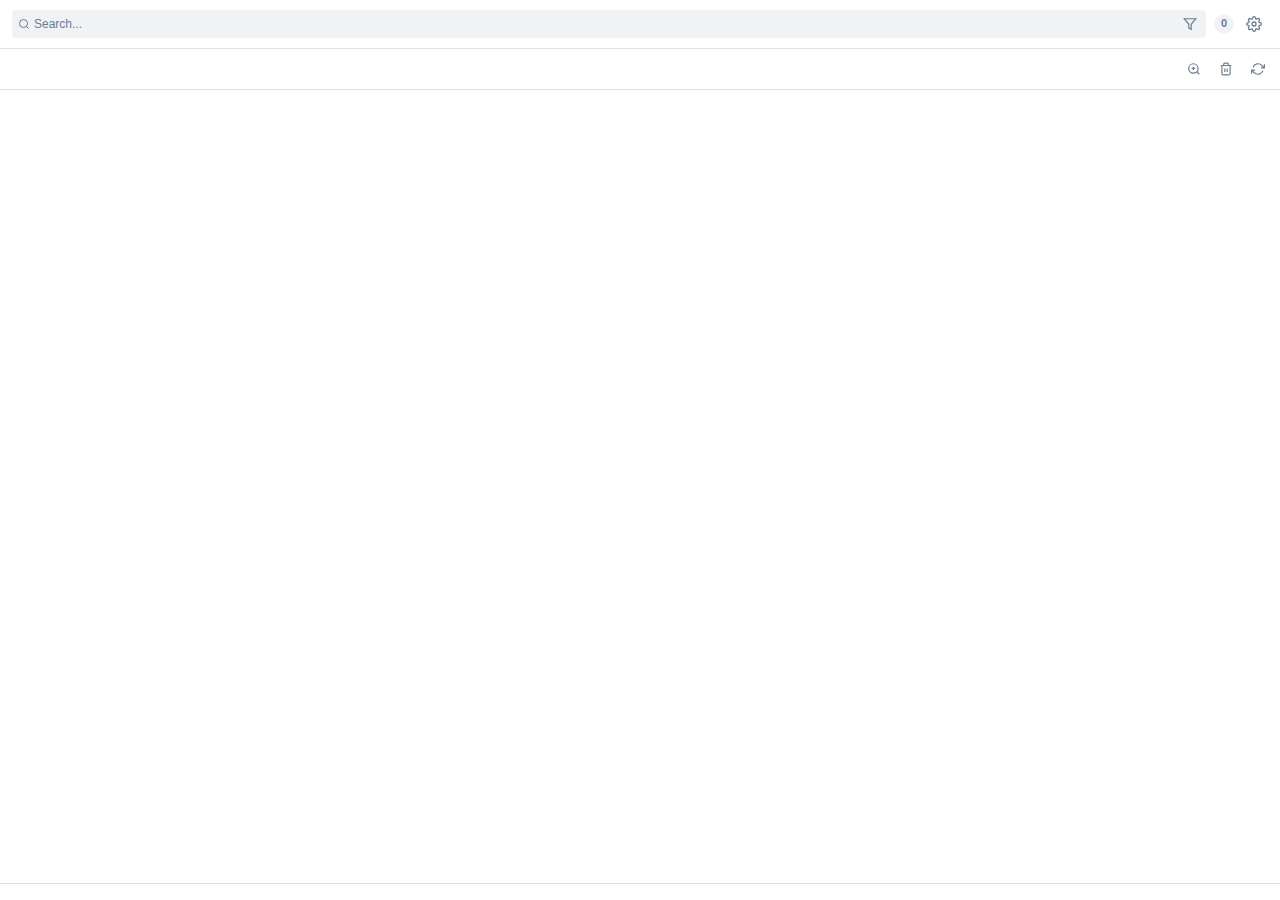
<file: sidebar.html>
<!DOCTYPE html>
<html lang="en">
<head>
  <meta charset="UTF-8">
  <meta name="viewport" content="width=device-width, initial-scale=1.0">
  <title>YouTabs</title>
  <link rel="stylesheet" href="styles.css">
</head>
<body style="min-width: 280px; width: 100%; max-width: 100vw; height: 100%; margin: 0; padding: 0;">
  <div class="you-tabs-container">
    <div class="tabs-header">
      <div class="search-container">
        <svg class="search-icon" width="14" height="14" viewBox="0 0 24 24" fill="none" stroke="currentColor" stroke-width="2">
          <circle cx="11" cy="11" r="8"/>
          <path d="M21 21l-4.35-4.35"/>
        </svg>
        <input type="text" id="searchInput" class="search-input" placeholder="Search..." autocomplete="off">
        <button class="search-clear" id="searchClear" title="Clear">
          <svg width="12" height="12" viewBox="0 0 12 12" fill="none">
            <path d="M2 2L10 10M10 2L2 10" stroke="currentColor" stroke-width="1.5" stroke-linecap="round"/>
          </svg>
        </button>
        <button class="search-filter" id="searchFilter" title="Filter">
          <svg width="14" height="14" viewBox="0 0 24 24" fill="none" stroke="currentColor" stroke-width="2">
            <polygon points="22 3 2 3 10 12.46 10 19 14 21 14 12.46 22 3"/>
          </svg>
        </button>
      </div>
      <div class="tabs-actions">
        <span class="tab-count" id="tabCount">0</span>
        <button class="settings-btn" id="settingsBtn" title="Settings">
          <svg width="18" height="18" viewBox="0 0 24 24" fill="none" stroke="currentColor" stroke-width="2">
            <circle cx="12" cy="12" r="3"/>
            <path d="M19.4 15a1.65 1.65 0 0 0 .33 1.82l.06.06a2 2 0 0 1 0 2.83 2 2 0 0 1-2.83 0l-.06-.06a1.65 1.65 0 0 0-1.82-.33 1.65 1.65 0 0 0-1 1.51V21a2 2 0 0 1-2 2 2 2 0 0 1-2-2v-.09A1.65 1.65 0 0 0 9 19.4a1.65 1.65 0 0 0-1.82.33l-.06.06a2 2 0 0 1-2.83 0 2 2 0 0 1 0-2.83l.06-.06a1.65 1.65 0 0 0 .33-1.82 1.65 1.65 0 0 0-1.51-1H3a2 2 0 0 1-2-2 2 2 0 0 1 2-2h.09A1.65 1.65 0 0 0 4.6 9a1.65 1.65 0 0 0-.33-1.82l-.06-.06a2 2 0 0 1 0-2.83 2 2 0 0 1 2.83 0l.06.06a1.65 1.65 0 0 0 1.82.33H9a1.65 1.65 0 0 0 1-1.51V3a2 2 0 0 1 2-2 2 2 0 0 1 2 2v.09a1.65 1.65 0 0 0 1 1.51 1.65 1.65 0 0 0 1.82-.33l.06-.06a2 2 0 0 1 2.83 0 2 2 0 0 1 0 2.83l-.06.06a1.65 1.65 0 0 0-.33 1.82V9a1.65 1.65 0 0 0 1.51 1H21a2 2 0 0 1 2 2 2 2 0 0 1-2 2h-.09a1.65 1.65 0 0 0-1.51 1z"/>
          </svg>
        </button>
      </div>
    </div>
    
    <div class="tabs-actions-panel">
      <div class="action-buttons-left">
        <button class="action-btn" id="closeAllBtn" title="Close all">
          <svg width="14" height="14" viewBox="0 0 24 24" fill="none" stroke="currentColor" stroke-width="2">
            <path d="M18 6L6 18M6 6l12 12"/>
          </svg>
        </button>
        <button class="action-btn" id="closeOthersBtn" title="Close others">
          <svg width="14" height="14" viewBox="0 0 24 24" fill="none" stroke="currentColor" stroke-width="2">
            <path d="M13.5 6H5a2 2 0 0 0-2 2v14a2 2 0 0 0 2 2h14a2 2 0 0 0 2-2v-8.5"/>
            <path d="M18 6L12 12M18 6l-6 6"/>
          </svg>
        </button>
        <button class="action-btn" id="closeLeftBtn" title="Close left">
          <svg width="14" height="14" viewBox="0 0 24 24" fill="none" stroke="currentColor" stroke-width="2">
            <path d="M11 17l-5-5 5-5M18 17l-5-5 5-5"/>
          </svg>
        </button>
        <button class="action-btn" id="closeRightBtn" title="Close right">
          <svg width="14" height="14" viewBox="0 0 24 24" fill="none" stroke="currentColor" stroke-width="2">
            <path d="M13 17l5-5-5-5M6 17l5-5-5-5"/>
          </svg>
        </button>
      </div>
      <button class="action-btn index-all-btn" id="indexAllBtn" title="Index all tabs">
        <svg width="14" height="14" viewBox="0 0 24 24" fill="none" stroke="currentColor" stroke-width="2">
          <circle cx="11" cy="11" r="8"/>
          <path d="M21 21l-4.35-4.35"/>
          <path d="M11 8v6M8 11h6"/>
        </svg>
      </button>
      <button class="action-btn" id="clearIndexBtn" title="Clear indexed data">
        <svg width="14" height="14" viewBox="0 0 24 24" fill="none" stroke="currentColor" stroke-width="2">
          <path d="M3 6h18M19 6v14a2 2 0 0 1-2 2H7a2 2 0 0 1-2-2V6M8 6V4a2 2 0 0 1 2-2h4a2 2 0 0 1 2 2v2"/>
          <line x1="10" y1="11" x2="10" y2="17"/>
          <line x1="14" y1="11" x2="14" y2="17"/>
        </svg>
      </button>
              <button class="action-btn" id="refreshAllBtn" title="Update all">
          <svg width="14" height="14" viewBox="0 0 24 24" fill="none" stroke="currentColor" stroke-width="2">
            <path d="M23 4v6h-6M1 20v-6h6"/>
            <path d="M3.51 9a9 9 0 0 1 14.85-3.36L23 10M1 14l4.64 4.36A9 9 0 0 0 20.49 15"/>
          </svg>
        </button>
    </div>
    
    <div class="tabs-scroll-container" id="tabsScrollContainer">
      <div class="tabs-list" id="tabsList">
        <!-- Tabs will be dynamically inserted here -->
      </div>
    </div>
    
    <div class="tabs-footer">
    </div>
  </div>
  
  <!-- Tab preview tooltip -->
  <div class="tab-preview" id="tabPreview">
    <div class="preview-title"></div>
    <div class="preview-url"></div>
  </div>

  <!-- Filter Modal -->
  <div class="modal-overlay" id="filterModalOverlay">
    <div class="custom-modal filter-modal">
      <div class="modal-header">
        <span class="modal-title">Search Filter</span>
        <button class="modal-close" id="filterModalClose">
          <svg width="14" height="14" viewBox="0 0 24 24" fill="none" stroke="currentColor" stroke-width="2">
            <path d="M18 6L6 18M6 6l12 12"/>
          </svg>
        </button>
      </div>
      <div class="modal-body">
        <div class="filter-section">
          <span class="filter-label">Search in:</span>
          <label class="filter-checkbox-label">
            <input type="checkbox" id="filterTabs" checked>
            <span>Tabs</span>
          </label>
        </div>
        <div class="filter-section">
          <span class="filter-label">Headings:</span>
          <div class="filter-dropdown" id="filterHeadingsDropdown">
            <div class="filter-dropdown-trigger" id="filterHeadingsTrigger">
              <span>Select types<span class="filter-selected-count" id="filterHeadingsCount"></span></span>
              <svg class="filter-dropdown-arrow" width="12" height="12" viewBox="0 0 24 24" fill="none" stroke="currentColor" stroke-width="2">
                <polyline points="6 9 12 15 18 9"/>
              </svg>
            </div>
            <div class="filter-dropdown-menu" id="filterHeadingsMenu" data-generated="true">
            </div>
          </div>
        </div>
      </div>
      <div class="modal-footer">
        <button class="modal-btn modal-btn-cancel filter-reset-btn" id="filterResetBtn">Reset</button>
        <button class="modal-btn modal-btn-confirm filter-apply-btn" id="filterApplyBtn">Apply</button>
      </div>
    </div>
  </div>

  <script src="db.js"></script>
  <script src="tabs-core.js"></script>
  <script src="sidebar.js"></script>
  <script src="sidebar-init.js"></script>
</body>
</html>
</file>
<file: docs/styles.css>
/* ========================================
   YouTabs Documentation - Modern Styles
   ======================================== */

/* CSS Variables */
:root {
    /* Colors - Dark Theme */
    --bg-primary: #0d1117;
    --bg-secondary: #161b22;
    --bg-tertiary: #21262d;
    --bg-elevated: #30363d;
    
    --text-primary: #e6edf3;
    --text-secondary: #8b949e;
    --text-tertiary: #6e7681;
    
    --accent-primary: #58a6ff;
    --accent-success: #3fb950;
    --accent-warning: #d29922;
    --accent-danger: #f85149;
    --accent-purple: #a371f7;
    --accent-orange: #f0883e;
    --accent-pink: #db61a2;
    
    --border-primary: #30363d;
    --border-secondary: #21262d;
    
    /* Feature Colors */
    --feature-blue: #58a6ff;
    --feature-green: #3fb950;
    --feature-purple: #a371f7;
    --feature-orange: #f0883e;
    
    /* Shadows */
    --shadow-sm: 0 1px 2px rgba(0, 0, 0, 0.3);
    --shadow-md: 0 4px 12px rgba(0, 0, 0, 0.4);
    --shadow-lg: 0 8px 24px rgba(0, 0, 0, 0.5);
    
    /* Spacing */
    --spacing-xs: 4px;
    --spacing-sm: 8px;
    --spacing-md: 16px;
    --spacing-lg: 24px;
    --spacing-xl: 32px;
    --spacing-2xl: 48px;
    
    /* Border Radius */
    --radius-sm: 6px;
    --radius-md: 8px;
    --radius-lg: 12px;
    --radius-xl: 16px;
    
    /* Transitions */
    --transition-fast: 150ms ease;
    --transition-normal: 250ms ease;
    --transition-slow: 350ms ease;
    
    /* Sidebar Width */
    --sidebar-width: 260px;
}

/* Reset & Base */
*, *::before, *::after {
    box-sizing: border-box;
    margin: 0;
    padding: 0;
}

html {
    scroll-behavior: smooth;
    scroll-padding-top: 80px;
}

body {
    font-family: 'Inter', -apple-system, BlinkMacSystemFont, 'Segoe UI', sans-serif;
    font-size: 15px;
    line-height: 1.6;
    color: var(--text-primary);
    background: var(--bg-primary);
    -webkit-font-smoothing: antialiased;
    -moz-osx-font-smoothing: grayscale;
}

/* App Container */
.app-container {
    display: flex;
    min-height: 100vh;
}

/* ========================================
   Sidebar Navigation
   ======================================== */

.sidebar {
    position: fixed;
    top: 0;
    left: 0;
    width: var(--sidebar-width);
    height: 100vh;
    background: var(--bg-secondary);
    border-right: 1px solid var(--border-primary);
    display: flex;
    flex-direction: column;
    z-index: 100;
    overflow-y: auto;
}

.sidebar::-webkit-scrollbar {
    width: 6px;
}

.sidebar::-webkit-scrollbar-track {
    background: transparent;
}

.sidebar::-webkit-scrollbar-thumb {
    background: var(--bg-elevated);
    border-radius: 3px;
}

/* Logo */
.logo {
    display: flex;
    align-items: center;
    gap: var(--spacing-md);
    padding: var(--spacing-lg);
    border-bottom: 1px solid var(--border-primary);
}

.logo-icon {
    width: 40px;
    height: 40px;
    display: flex;
    align-items: center;
    justify-content: center;
    background: linear-gradient(135deg, var(--accent-primary), var(--accent-purple));
    border-radius: var(--radius-md);
    font-size: 18px;
    color: white;
}

.logo-text {
    font-size: 20px;
    font-weight: 700;
    background: linear-gradient(135deg, var(--accent-primary), var(--accent-purple));
    -webkit-background-clip: text;
    -webkit-text-fill-color: transparent;
    background-clip: text;
}

/* Navigation Sections */
.nav-section {
    padding: var(--spacing-md) 0;
    border-bottom: 1px solid var(--border-secondary);
}

.nav-title {
    padding: var(--spacing-sm) var(--spacing-lg);
    font-size: 11px;
    font-weight: 600;
    text-transform: uppercase;
    letter-spacing: 0.5px;
    color: var(--text-tertiary);
}

.nav-list {
    list-style: none;
}

.nav-link {
    display: flex;
    align-items: center;
    gap: var(--spacing-md);
    padding: var(--spacing-sm) var(--spacing-lg);
    color: var(--text-secondary);
    text-decoration: none;
    font-size: 14px;
    font-weight: 500;
    transition: all var(--transition-fast);
    position: relative;
}

.nav-link i {
    width: 20px;
    text-align: center;
    font-size: 14px;
}

.nav-link:hover {
    color: var(--text-primary);
    background: var(--bg-tertiary);
}

.nav-link.active {
    color: var(--accent-primary);
    background: rgba(88, 166, 255, 0.1);
}

.nav-link.active::before {
    content: '';
    position: absolute;
    left: 0;
    top: 50%;
    transform: translateY(-50%);
    width: 3px;
    height: 24px;
    background: var(--accent-primary);
    border-radius: 0 2px 2px 0;
}

/* Navigation Footer */
.nav-footer {
    margin-top: auto;
    padding: var(--spacing-md) var(--spacing-lg);
    border-top: 1px solid var(--border-primary);
    display: flex;
    align-items: center;
    justify-content: space-between;
}

.version {
    font-size: 12px;
    color: var(--text-tertiary);
    font-family: 'JetBrains Mono', monospace;
}

/* ========================================
   Main Content Area
   ======================================== */

.content {
    flex: 1;
    margin-left: var(--sidebar-width);
    padding: var(--spacing-2xl);
    max-width: 900px;
}

/* Documentation Sections */
.doc-section {
    margin-bottom: var(--spacing-2xl);
    padding-bottom: var(--spacing-2xl);
    border-bottom: 1px solid var(--border-secondary);
}

.doc-section:last-of-type {
    border-bottom: none;
}

.doc-section h2 {
    display: flex;
    align-items: center;
    gap: var(--spacing-md);
    font-size: 28px;
    font-weight: 700;
    margin-bottom: var(--spacing-lg);
    color: var(--text-primary);
}

.doc-section h2 i {
    color: var(--accent-primary);
}

.doc-section h3 {
    font-size: 20px;
    font-weight: 600;
    margin: var(--spacing-xl) 0 var(--spacing-md);
    color: var(--text-primary);
}

.doc-section h4 {
    font-size: 16px;
    font-weight: 600;
    margin-bottom: var(--spacing-sm);
    color: var(--text-primary);
}

.doc-section p {
    color: var(--text-secondary);
    margin-bottom: var(--spacing-md);
}

.doc-section ul, .doc-section ol {
    margin-bottom: var(--spacing-md);
    padding-left: var(--spacing-xl);
    color: var(--text-secondary);
}

.doc-section li {
    margin-bottom: var(--spacing-sm);
}

/* Section Header */
.section-header {
    text-align: center;
    margin-bottom: var(--spacing-2xl);
}

.section-header h1 {
    font-size: 42px;
    font-weight: 800;
    margin-bottom: var(--spacing-md);
    background: linear-gradient(135deg, var(--text-primary) 0%, var(--accent-primary) 50%, var(--accent-purple) 100%);
    -webkit-background-clip: text;
    -webkit-text-fill-color: transparent;
    background-clip: text;
}

.section-header .lead {
    font-size: 18px;
    color: var(--text-secondary);
    max-width: 600px;
    margin: 0 auto;
}

/* Feature Grid */
.feature-grid {
    display: grid;
    grid-template-columns: repeat(2, 1fr);
    gap: var(--spacing-lg);
    margin-top: var(--spacing-xl);
}

.feature-card {
    background: var(--bg-secondary);
    border: 1px solid var(--border-primary);
    border-radius: var(--radius-lg);
    padding: var(--spacing-lg);
    transition: all var(--transition-normal);
}

.feature-card:hover {
    border-color: var(--accent-primary);
    transform: translateY(-2px);
    box-shadow: var(--shadow-md);
}

.feature-icon {
    width: 48px;
    height: 48px;
    display: flex;
    align-items: center;
    justify-content: center;
    border-radius: var(--radius-md);
    font-size: 20px;
    margin-bottom: var(--spacing-md);
}

.feature-icon.blue {
    background: rgba(88, 166, 255, 0.15);
    color: var(--feature-blue);
}

.feature-icon.green {
    background: rgba(63, 185, 80, 0.15);
    color: var(--feature-green);
}

.feature-icon.purple {
    background: rgba(163, 113, 247, 0.15);
    color: var(--accent-purple);
}

.feature-icon.orange {
    background: rgba(240, 136, 62, 0.15);
    color: var(--feature-orange);
}

.feature-card h3 {
    font-size: 18px;
    font-weight: 600;
    margin-bottom: var(--spacing-sm);
}

.feature-card p {
    font-size: 14px;
    color: var(--text-secondary);
    margin-bottom: 0;
}

/* Step Cards */
.step-card {
    display: flex;
    gap: var(--spacing-lg);
    background: var(--bg-secondary);
    border: 1px solid var(--border-primary);
    border-radius: var(--radius-lg);
    padding: var(--spacing-lg);
    margin-bottom: var(--spacing-md);
    transition: all var(--transition-normal);
}

.step-card:hover {
    border-color: var(--accent-primary);
}

.step-number {
    width: 40px;
    height: 40px;
    display: flex;
    align-items: center;
    justify-content: center;
    background: linear-gradient(135deg, var(--accent-primary), var(--accent-purple));
    border-radius: 50%;
    font-size: 18px;
    font-weight: 700;
    color: white;
    flex-shrink: 0;
}

.step-content h3 {
    font-size: 18px;
    font-weight: 600;
    margin-bottom: var(--spacing-sm);
}

.step-content p {
    margin-bottom: var(--spacing-md);
}

/* Buttons */
.btn {
    display: inline-flex;
    align-items: center;
    gap: var(--spacing-sm);
    padding: var(--spacing-sm) var(--spacing-md);
    border-radius: var(--radius-md);
    font-size: 14px;
    font-weight: 500;
    text-decoration: none;
    cursor: pointer;
    transition: all var(--transition-fast);
    border: none;
}

.btn-primary {
    background: linear-gradient(135deg, var(--accent-primary), var(--accent-purple));
    color: white;
}

.btn-primary:hover {
    transform: translateY(-1px);
    box-shadow: var(--shadow-md);
}

/* Callouts */
.callout {
    display: flex;
    gap: var(--spacing-md);
    padding: var(--spacing-md) var(--spacing-lg);
    border-radius: var(--radius-md);
    margin: var(--spacing-lg) 0;
    border-left: 4px solid;
}

.callout i {
    font-size: 20px;
    flex-shrink: 0;
    margin-top: 2px;
}

.callout-info {
    background: rgba(88, 166, 255, 0.1);
    border-color: var(--accent-primary);
}

.callout-info i {
    color: var(--accent-primary);
}

.callout-warning {
    background: rgba(210, 153, 34, 0.1);
    border-color: var(--accent-warning);
}

.callout-warning i {
    color: var(--accent-warning);
}

.callout-success {
    background: rgba(63, 185, 80, 0.1);
    border-color: var(--accent-success);
}

.callout-success i {
    color: var(--accent-success);
}

.callout-tip {
    background: rgba(163, 113, 247, 0.1);
    border-color: var(--accent-purple);
}

.callout-tip i {
    color: var(--accent-purple);
}

/* Requirements */
.requirements {
    background: var(--bg-secondary);
    border: 1px solid var(--border-primary);
    border-radius: var(--radius-lg);
    padding: var(--spacing-lg);
    margin-top: var(--spacing-lg);
}

.requirements h3 {
    margin-top: 0;
    display: flex;
    align-items: center;
    gap: var(--spacing-sm);
    color: var(--accent-success);
}

.requirements ul {
    list-style: none;
    padding: 0;
    margin: 0;
}

.requirements li {
    padding: var(--spacing-sm) 0;
    color: var(--text-secondary);
}

.requirements li strong {
    color: var(--text-primary);
}

/* Guide Grid */
.guide-grid {
    display: grid;
    grid-template-columns: repeat(2, 1fr);
    gap: var(--spacing-lg);
}

.guide-card {
    background: var(--bg-secondary);
    border: 1px solid var(--border-primary);
    border-radius: var(--radius-lg);
    padding: var(--spacing-lg);
    transition: all var(--transition-normal);
}

.guide-card:hover {
    border-color: var(--accent-primary);
    transform: translateY(-2px);
}

.guide-header {
    display: flex;
    align-items: center;
    gap: var(--spacing-md);
    margin-bottom: var(--spacing-md);
}

.guide-header i {
    width: 36px;
    height: 36px;
    display: flex;
    align-items: center;
    justify-content: center;
    background: var(--bg-tertiary);
    border-radius: var(--radius-md);
    color: var(--accent-primary);
}

.guide-header h3 {
    margin: 0;
    font-size: 16px;
}

.guide-card p {
    margin: 0;
    font-size: 14px;
}

/* Feature List */
.feature-list {
    display: flex;
    flex-direction: column;
    gap: var(--spacing-md);
}

.feature-item {
    display: flex;
    gap: var(--spacing-md);
    padding: var(--spacing-md);
    background: var(--bg-secondary);
    border: 1px solid var(--border-primary);
    border-radius: var(--radius-md);
    transition: all var(--transition-fast);
}

.feature-item:hover {
    border-color: var(--accent-primary);
}

.feature-item-icon {
    width: 40px;
    height: 40px;
    display: flex;
    align-items: center;
    justify-content: center;
    background: var(--bg-tertiary);
    border-radius: var(--radius-md);
    color: var(--accent-primary);
    flex-shrink: 0;
}

/* Process Flow */
.process-flow {
    display: flex;
    align-items: flex-start;
    justify-content: space-between;
    gap: var(--spacing-md);
    margin: var(--spacing-xl) 0;
    padding: var(--spacing-lg);
    background: var(--bg-secondary);
    border-radius: var(--radius-lg);
    overflow-x: auto;
}

.process-step {
    text-align: center;
    flex: 1;
    min-width: 150px;
}

.process-icon {
    width: 56px;
    height: 56px;
    display: flex;
    align-items: center;
    justify-content: center;
    background: linear-gradient(135deg, var(--accent-primary), var(--accent-purple));
    border-radius: 50%;
    font-size: 22px;
    color: white;
    margin: 0 auto var(--spacing-md);
}

.process-step h4 {
    font-size: 14px;
    margin-bottom: var(--spacing-xs);
}

.process-step p {
    font-size: 12px;
    color: var(--text-tertiary);
    margin: 0;
}

.process-arrow {
    display: flex;
    align-items: center;
    color: var(--text-tertiary);
    font-size: 18px;
    padding-top: var(--spacing-xl);
}

/* Content Types */
.content-types {
    display: flex;
    flex-wrap: wrap;
    gap: var(--spacing-sm);
    margin: var(--spacing-md) 0;
}

.content-type {
    display: flex;
    align-items: center;
    gap: var(--spacing-sm);
    padding: var(--spacing-sm) var(--spacing-md);
    background: var(--bg-secondary);
    border: 1px solid var(--border-primary);
    border-radius: var(--radius-md);
    font-size: 14px;
}

.content-type i {
    color: var(--accent-primary);
}

/* Feature List Compact */
.feature-list-compact {
    list-style: none;
    padding: 0;
}

.feature-list-compact li {
    display: flex;
    align-items: center;
    gap: var(--spacing-md);
    padding: var(--spacing-sm) 0;
    color: var(--text-secondary);
}

.feature-list-compact li i {
    color: var(--accent-success);
}

/* Sound Features */
.sound-features {
    display: grid;
    grid-template-columns: repeat(2, 1fr);
    gap: var(--spacing-lg);
}

.sound-feature {
    background: var(--bg-secondary);
    border: 1px solid var(--border-primary);
    border-radius: var(--radius-lg);
    padding: var(--spacing-lg);
    text-align: center;
}

.sound-icon {
    width: 64px;
    height: 64px;
    display: flex;
    align-items: center;
    justify-content: center;
    background: var(--bg-tertiary);
    border-radius: 50%;
    font-size: 28px;
    color: var(--accent-primary);
    margin: 0 auto var(--spacing-md);
}

.sound-feature h4 {
    margin-bottom: var(--spacing-sm);
}

.sound-feature p {
    margin: 0;
    font-size: 14px;
}

/* Interfaces Grid */
.interfaces-grid {
    display: grid;
    grid-template-columns: repeat(2, 1fr);
    gap: var(--spacing-lg);
}

.interface-card {
    background: var(--bg-secondary);
    border: 1px solid var(--border-primary);
    border-radius: var(--radius-lg);
    padding: var(--spacing-lg);
}

.interface-header {
    display: flex;
    align-items: center;
    gap: var(--spacing-md);
    margin-bottom: var(--spacing-md);
}

.interface-header i {
    width: 40px;
    height: 40px;
    display: flex;
    align-items: center;
    justify-content: center;
    background: linear-gradient(135deg, var(--accent-primary), var(--accent-purple));
    border-radius: var(--radius-md);
    font-size: 18px;
    color: white;
}

.interface-header h3 {
    margin: 0;
    font-size: 18px;
}

.interface-card p {
    margin-bottom: var(--spacing-sm);
}

.interface-card ul {
    list-style: none;
    padding: 0;
    margin: 0;
}

.interface-card li {
    padding: var(--spacing-xs) 0;
    color: var(--text-secondary);
    font-size: 14px;
    position: relative;
    padding-left: var(--spacing-md);
}

.interface-card li::before {
    content: '•';
    position: absolute;
    left: 0;
    color: var(--accent-primary);
}

/* Settings Categories */
.settings-categories {
    display: flex;
    flex-direction: column;
    gap: var(--spacing-lg);
}

.settings-category {
    background: var(--bg-secondary);
    border: 1px solid var(--border-primary);
    border-radius: var(--radius-lg);
    padding: var(--spacing-lg);
}

.settings-category h3 {
    display: flex;
    align-items: center;
    gap: var(--spacing-sm);
    margin-top: 0;
    margin-bottom: var(--spacing-md);
    font-size: 16px;
}

.settings-category h3 i {
    color: var(--accent-primary);
}

.settings-list {
    list-style: none;
    padding: 0;
    margin: 0;
}

.settings-list li {
    padding: var(--spacing-md) 0;
    border-bottom: 1px solid var(--border-secondary);
}

.settings-list li:last-child {
    border-bottom: none;
    padding-bottom: 0;
}

.setting-name {
    display: block;
    font-weight: 600;
    color: var(--text-primary);
    margin-bottom: var(--spacing-xs);
}

.setting-desc {
    font-size: 14px;
    color: var(--text-secondary);
}

/* Shortcuts Table */
.shortcuts-table {
    display: flex;
    flex-direction: column;
    gap: var(--spacing-md);
}

.shortcut-row {
    display: flex;
    align-items: center;
    justify-content: space-between;
    background: var(--bg-secondary);
    border: 1px solid var(--border-primary);
    border-radius: var(--radius-md);
    padding: var(--spacing-md) var(--spacing-lg);
}

.shortcut-keys {
    display: flex;
    align-items: center;
    gap: var(--spacing-sm);
}

kbd {
    display: inline-flex;
    align-items: center;
    justify-content: center;
    min-width: 32px;
    height: 32px;
    padding: 0 var(--spacing-sm);
    background: var(--bg-tertiary);
    border: 1px solid var(--border-primary);
    border-radius: var(--radius-sm);
    font-family: 'JetBrains Mono', monospace;
    font-size: 13px;
    color: var(--text-primary);
    box-shadow: 0 2px 0 var(--bg-primary);
}

.shortcut-desc {
    display: flex;
    align-items: center;
    gap: var(--spacing-md);
}

.shortcut-desc span:first-child {
    color: var(--text-primary);
}

.shortcut-context {
    font-size: 12px;
    color: var(--text-tertiary);
    background: var(--bg-tertiary);
    padding: 2px 8px;
    border-radius: var(--radius-sm);
}

/* Permissions Grid */
.permissions-grid {
    display: grid;
    grid-template-columns: repeat(4, 1fr);
    gap: var(--spacing-md);
}

.permission-card {
    background: var(--bg-secondary);
    border: 1px solid var(--border-primary);
    border-radius: var(--radius-md);
    padding: var(--spacing-md);
    text-align: center;
    transition: all var(--transition-fast);
}

.permission-card:hover {
    border-color: var(--accent-primary);
    transform: translateY(-2px);
}

.permission-card i {
    font-size: 24px;
    color: var(--accent-primary);
    margin-bottom: var(--spacing-sm);
}

.permission-card h4 {
    font-size: 13px;
    font-weight: 600;
    margin-bottom: var(--spacing-xs);
    font-family: 'JetBrains Mono', monospace;
}

.permission-card p {
    font-size: 11px;
    color: var(--text-tertiary);
    margin: 0;
}

/* Storage Items */
.storage-items {
    display: grid;
    grid-template-columns: repeat(3, 1fr);
    gap: var(--spacing-lg);
}

.storage-item {
    background: var(--bg-secondary);
    border: 1px solid var(--border-primary);
    border-radius: var(--radius-lg);
    padding: var(--spacing-lg);
    text-align: center;
    transition: all var(--transition-fast);
}

.storage-item:hover {
    border-color: var(--accent-success);
}

.storage-icon {
    width: 56px;
    height: 56px;
    display: flex;
    align-items: center;
    justify-content: center;
    background: rgba(63, 185, 80, 0.15);
    border-radius: 50%;
    font-size: 24px;
    color: var(--accent-success);
    margin: 0 auto var(--spacing-md);
}

.storage-item h4 {
    margin-bottom: var(--spacing-sm);
}

.storage-item p {
    font-size: 14px;
    margin: 0;
}

/* Code Blocks */
code {
    font-family: 'JetBrains Mono', monospace;
    font-size: 13px;
    background: var(--bg-tertiary);
    padding: 2px 8px;
    border-radius: var(--radius-sm);
    color: var(--accent-primary);
}

pre {
    background: var(--bg-secondary);
    border: 1px solid var(--border-primary);
    border-radius: var(--radius-md);
    padding: var(--spacing-md);
    overflow-x: auto;
    margin: var(--spacing-md) 0;
}

pre code {
    background: none;
    padding: 0;
}

/* Footer */
.doc-footer {
    text-align: center;
    padding: var(--spacing-xl) 0;
    color: var(--text-tertiary);
    font-size: 14px;
}

.doc-footer i {
    color: var(--accent-pink);
}

/* ========================================
   Responsive Design
   ======================================== */

@media (max-width: 1200px) {
    .permissions-grid {
        grid-template-columns: repeat(3, 1fr);
    }
}

@media (max-width: 992px) {
    .sidebar {
        transform: translateX(-100%);
    }
    
    .content {
        margin-left: 0;
    }
    
    .feature-grid,
    .guide-grid,
    .interfaces-grid,
    .sound-features {
        grid-template-columns: 1fr;
    }
    
    .permissions-grid,
    .storage-items {
        grid-template-columns: repeat(2, 1fr);
    }
    
    .process-flow {
        flex-direction: column;
        align-items: center;
    }
    
    .process-arrow {
        transform: rotate(90deg);
        padding: var(--spacing-sm) 0;
    }
}

@media (max-width: 576px) {
    .content {
        padding: var(--spacing-md);
    }
    
    .section-header h1 {
        font-size: 28px;
    }
    
    .doc-section h2 {
        font-size: 22px;
    }
    
    .permissions-grid,
    .storage-items {
        grid-template-columns: 1fr;
    }
    
    .shortcut-row {
        flex-direction: column;
        align-items: flex-start;
        gap: var(--spacing-sm);
    }
}

/* ========================================
   Animations
   ======================================== */

@keyframes fadeIn {
    from {
        opacity: 0;
        transform: translateY(10px);
    }
    to {
        opacity: 1;
        transform: translateY(0);
    }
}

.doc-section {
    animation: fadeIn 0.5s ease forwards;
}

.doc-section:nth-child(2) { animation-delay: 0.1s; }
.doc-section:nth-child(3) { animation-delay: 0.2s; }
.doc-section:nth-child(4) { animation-delay: 0.3s; }
.doc-section:nth-child(5) { animation-delay: 0.4s; }

/* Scrollbar Styling */
::-webkit-scrollbar {
    width: 8px;
    height: 8px;
}

::-webkit-scrollbar-track {
    background: var(--bg-primary);
}

::-webkit-scrollbar-thumb {
    background: var(--bg-elevated);
    border-radius: 4px;
}

::-webkit-scrollbar-thumb:hover {
    background: var(--text-tertiary);
}

/* Selection */
::selection {
    background: rgba(88, 166, 255, 0.3);
    color: var(--text-primary);
}

/* Focus States */
a:focus,
button:focus {
    outline: 2px solid var(--accent-primary);
    outline-offset: 2px;
}

/* Print Styles */
@media print {
    .sidebar {
        display: none;
    }
    
    .content {
        margin-left: 0;
    }
    
    .doc-section {
        break-inside: avoid;
    }
}
</file>
<file: css/dark.css>
/* YouTabs Extension - Dark Theme */
/* This file contains dark theme CSS variables */

:root {
  /* Dark theme color palette - Dark Gray */
  --bg-inactive: #1e1e1e;
  --bg-active: #252525;
  --bg-hover: #2f2f2f;
  --bg-dark-hover: #3a3a3a;
  --close-default: #808080;
  --close-hover: #ff6b6b;
  --text-primary: #e0e0e0;
  --text-secondary: #a0a0a0;
  --border-color: #404040;
  --scrollbar-color: #555555;
  --accent-color: #6da6ff;
  --shadow-light: rgba(0, 0, 0, 0.3);
  --shadow-medium: rgba(0, 0, 0, 0.4);
  --shadow-large: rgba(0, 0, 0, 0.5);
  
  /* Browser blue tones - Dark theme */
  --yb-blue: #6da6ff;
  --yb-blue-light: #1e2a38;
  --yb-blue-hover: #8ab4ff;
  --yb-green: #4ade80;
  --yb-orange: #fbbf24;
  --yb-red: #f87171;
  
  /* Tree Style Tab colors - Dark theme */
  --tree-line-color: #404040;
  --tree-line-active: #fbbf24;
}

/* Additional dark theme specific styles */
body {
  background: #1e1e1e;
  color: var(--text-primary);
}

.you-tabs-container {
  background: var(--bg-active);
}

.tabs-header {
  background: var(--bg-active);
  box-shadow: 0 1px 3px rgba(0, 0, 0, 0.3);
}

.settings-sidebar {
  background: #1e1e1e !important;
}

/* Ensure proper text colors */
.settings-search input {
  background: var(--bg-active);
  border-color: var(--border-color);
  color: var(--text-primary);
}

.settings-section {
  background: var(--bg-active);
  border-color: var(--border-color);
}

/* Navigation */
.settings-nav-item:hover {
  background: rgba(109, 166, 255, 0.1) !important;
  color: var(--text-primary) !important;
}

.settings-nav-item.active {
  background: rgba(109, 166, 255, 0.15) !important;
  color: var(--accent-color) !important;
  border-left-color: var(--accent-color) !important;
}

/* Settings items */
.settings-item:hover {
  background: rgba(109, 166, 255, 0.06) !important;
}

.settings-item.highlighted {
  background: rgba(109, 166, 255, 0.1) !important;
}

/* Scrollbar styling for dark theme */
::-webkit-scrollbar {
  width: 8px;
  height: 8px;
}

::-webkit-scrollbar-track {
  background: var(--bg-inactive);
}

::-webkit-scrollbar-thumb {
  background: var(--scrollbar-color);
  border-radius: 4px;
}

::-webkit-scrollbar-thumb:hover {
  background: var(--close-default);
}

/* Toggle switch dark theme */
.toggle-switch {
  background: var(--bg-inactive);
}

.toggle-switch.active {
  background: var(--accent-color);
}

/* Input elements dark theme */
.settings-input {
  background: var(--bg-inactive);
  border-color: var(--border-color);
  color: var(--text-primary);
}

.settings-input:focus {
  border-color: var(--accent-color);
}

/* Select elements dark theme */
.settings-select {
  background: var(--bg-active) !important;
  border-color: var(--border-color) !important;
  color: var(--text-primary) !important;
}

/* Section header */
.settings-section-header {
  border-bottom-color: var(--border-color) !important;
}

/* Labels and text */
.settings-label {
  color: var(--text-primary) !important;
}

.settings-description {
  color: var(--text-secondary) !important;
}

.settings-section-title {
  color: var(--text-primary) !important;
}

.settings-section-description {
  color: var(--text-secondary) !important;
}

.settings-page-title {
  color: var(--text-primary) !important;
}

.settings-subtitle {
  color: var(--text-secondary) !important;
}

.settings-sidebar-title {
  color: var(--text-primary) !important;
}

/* Reset button */
.settings-reset-btn {
  background: var(--bg-active) !important;
  border-color: var(--border-color) !important;
  color: var(--text-secondary) !important;
}

.settings-reset-btn:hover {
  background: var(--bg-hover) !important;
  color: var(--text-primary) !important;
  border-color: var(--border-hover) !important;
}

/* Search icon */
.settings-search-icon {
  color: var(--text-secondary) !important;
}

/* Footer */
.settings-footer {
  border-top-color: var(--border-color) !important;
}

.version-info {
  color: var(--text-secondary) !important;
}

.version-info a {
  color: var(--accent-color) !important;
}

/* Tab items - Dark background */
.tab-item {
  background: #1a1a1a !important;
  border-bottom-color: #333333 !important;
}

.tab-item:hover {
  background: #252525 !important;
}

.tab-title {
  color: #e0e0e0 !important;
}

.tab-url {
  color: #888888 !important;
}

/* Scroll container - Dark background */
#tabsScrollContainer,
.tabs-scroll-container,
.scroll-container {
  background: #181818 !important;
}

/* Groups - Dark background */
.group-header {
  background: #151515 !important;
  border-bottom-color: #333333 !important;
}

.group-title {
  color: #e0e0e0 !important;
}

.group-item,
.group-content {
  background: #1a1a1a !important;
}

/* Nested groups */
.nested-group {
  background: #151515 !important;
}

/* Main container - Dark background */
.you-tabs-container,
.tabs-container {
  background: #181818 !important;
}

/* Tabs list - Dark background */
#tabsList,
.tabs-list {
  background: #181818 !important;
}

/* Search input in popup */
#searchInput {
  border-color: var(--border-color) !important;
  color: var(--text-primary) !important;
}

#searchInput::placeholder {
  color: var(--text-secondary) !important;
}

/* Buttons */
button {
  color: var(--text-primary);
}

button:hover {
  background: var(--bg-hover);
}

/* Modal */
.modal-content {
  background: var(--bg-active);
  border-color: var(--border-color);
}

/* Tree lines */
.tree-line {
  background: var(--tree-line-color);
}

/* Audio indicator */
.audio-icon {
  color: var(--accent-color);
}

/* Context menu */
.context-menu {
  background: var(--bg-active);
  border-color: var(--border-color);
  box-shadow: var(--shadow-large);
}

.context-menu-item {
  color: var(--text-primary);
}

.context-menu-item:hover {
  background: var(--bg-hover);
}

/* Filter modal */
.modal-overlay {
  background: rgba(0, 0, 0, 0.5);
}

.modal {
  background: var(--bg-active);
  border-color: var(--border-color);
}

.modal-header {
  border-bottom-color: var(--border-color);
}

.modal-title {
  color: var(--text-primary);
}

.modal-close {
  color: var(--text-secondary);
}

.modal-footer {
  border-top-color: var(--border-color);
}

/* Tab groups - Dark theme */
.tab-group-header {
  background: #2a2a2a !important;
}

/* Don't override border-color for custom groups - they use inline styles */
.tab-group:not([data-group-key^="custom"]) .tab-group-header {
  border-color: #404040 !important;
}

.tab-group-header:hover {
  background: #333333 !important;
  border-color: #4a4a4a !important;
}

.tab-group-header.active {
  background: #252525 !important;
  border-color: var(--accent-color) !important;
}

/* Group name */
.tab-group-name {
  color: #e0e0e0 !important;
}

/* Group count badge */
.tab-group-count {
  background: #1a1a1a !important;
  color: #a0a0a0 !important;
  box-shadow: 0 1px 2px rgba(0, 0, 0, 0.3) !important;
}

/* Group toggle button */
.tab-group-toggle {
  color: #888888 !important;
}

.tab-group-toggle:hover {
  background: #3a3a3a !important;
  color: #e0e0e0 !important;
}

/* Group domain */
.tab-group-domain {
  color: #888888 !important;
}

/* Group auto label */
.tab-group-auto {
  background: #2d2d2d !important;
  color: #a0a0a0 !important;
  box-shadow: none !important;
}

/* Color category styles - Dark theme (adjusted for visibility) */
.tab-group[data-group-key="red"] .tab-group-header {
  border-left: 3px solid #ff5252 !important;
}

.tab-group[data-group-key="orange"] .tab-group-header {
  border-left: 3px solid #ff9800 !important;
}

.tab-group[data-group-key="yellow"] .tab-group-header {
  border-left: 3px solid #ffc107 !important;
}

.tab-group[data-group-key="green"] .tab-group-header {
  border-left: 3px solid #4caf50 !important;
}

.tab-group[data-group-key="blue"] .tab-group-header {
  border-left: 3px solid #2196f3 !important;
}

.tab-group[data-group-key="purple"] .tab-group-header {
  border-left: 3px solid #9c27b0 !important;
}

.tab-group[data-group-key="gray"] .tab-group-header {
  border-left: 3px solid #757575 !important;
}

/* Group tabs container - Dark theme */
.tab-group-tabs {
  background: #1e1e1e !important;
  border-color: #333333 !important;
}

/* Search container - Dark theme */
.search-container {
  background: #2a2a2a !important;
  border-color: #404040 !important;
  box-shadow: 0 1px 3px rgba(0, 0, 0, 0.3) !important;
}

.search-container:focus-within {
  background: #252525 !important;
  border-color: var(--accent-color) !important;
  box-shadow: 0 2px 8px rgba(109, 166, 255, 0.2) !important;
}

.search-container:hover {
  background: #333333 !important;
  border-color: #4a4a4a !important;
}

.search-icon {
  color: #888888 !important;
}

.search-input {
  color: #e0e0e0 !important;
}

.search-input::placeholder {
  color: #888888 !important;
}

/* Search results - Dark theme */
.heading-search-results {
  border-color: #333333 !important;
}

.heading-search-results-header {
  background: linear-gradient(135deg, #1a2a38 0%, #1e2a38 100%) !important;
  border-color: #2a3a4a !important;
}

.heading-search-results-title {
  color: #6da6ff !important;
}

/* Subcategory (category) - Dark theme */
.heading-search-subcategory-header {
  background: #2a2a2a !important;
  border-color: #404040 !important;
}

.heading-search-subcategory-header:hover {
  background: #333333 !important;
}

.heading-search-subcategory-title {
  color: #888888 !important;
}

.heading-search-subcategory-count {
  background: #2a2a2a !important;
  color: #a0a0a0 !important;
  box-shadow: none !important;
}

.heading-search-subcategory-toggle {
  color: #888888 !important;
}

/* Search items - Dark theme */
.heading-search-item {
  background: #1e1e1e !important;
  border-color: #333333 !important;
}

.heading-search-item:hover {
  background: #252525 !important;
  border-color: #404040 !important;
  box-shadow: 0 2px 8px rgba(0, 0, 0, 0.3) !important;
}
</file>
<file: css/search-popup.css>
/* YouTabs Search Popup Styles - Modern Design */

:root {
  --bg-primary: #0f0f14;
  --bg-secondary: #1a1a24;
  --bg-tertiary: #252532;
  --bg-hover: #2d2d3d;
  --bg-active: #363648;
  --text-primary: #e8e8ed;
  --text-secondary: #9898a6;
  --text-muted: #6c6c7a;
  --border-color: #3a3a4d;
  --accent-color: #6364f0;
  --accent-hover: #7b7cf7;
  --success-color: #34d399;
  --warning-color: #fbbf24;
  --danger-color: #f87171;
  --shadow-lg: 0 25px 50px -12px rgba(0, 0, 0, 0.5);
  --shadow-md: 0 4px 6px -1px rgba(0, 0, 0, 0.3);
  --radius-sm: 6px;
  --radius-md: 10px;
  --radius-lg: 16px;
  --radius-full: 9999px;
}

* {
  box-sizing: border-box;
}

body {
  margin: 0;
  padding: 0;
  overflow: hidden;
  background: var(--bg-secondary);
  font-family: -apple-system, BlinkMacSystemFont, "Segoe UI", Roboto, Helvetica, Arial, sans-serif;
}

.search-popup-container {
  display: flex;
  flex-direction: column;
  height: 100vh;
  background: var(--bg-primary);
}

.search-popup-header {
  padding: 20px;
  background: linear-gradient(180deg, var(--bg-secondary) 0%, var(--bg-primary) 100%);
  border-bottom: 1px solid var(--border-color);
}

.search-popup-input-wrapper {
  display: flex;
  align-items: center;
  gap: 12px;
  background: var(--bg-tertiary);
  border: 1px solid var(--border-color);
  border-radius: var(--radius-full);
  padding: 12px 18px;
  transition: all 0.2s ease;
}

.search-popup-input-wrapper:focus-within {
  border-color: var(--accent-color);
  box-shadow: 0 0 0 3px rgba(99, 100, 240, 0.2);
}

.search-popup-input-wrapper svg {
  flex-shrink: 0;
  color: var(--text-muted);
  width: 20px;
  height: 20px;
}

#searchPopupInput {
  flex: 1;
  background: transparent;
  border: none;
  outline: none;
  color: var(--text-primary);
  font-size: 15px;
  font-family: inherit;
}

#searchPopupInput::placeholder {
  color: var(--text-muted);
}

.search-popup-results {
  flex: 1;
  overflow-y: auto;
  padding: 8px 12px;
}

.search-popup-results::-webkit-scrollbar {
  width: 6px;
}

.search-popup-results::-webkit-scrollbar-track {
  background: transparent;
}

.search-popup-results::-webkit-scrollbar-thumb {
  background: var(--border-color);
  border-radius: var(--radius-full);
}

.search-popup-results .tab-item {
  display: flex;
  align-items: center;
  gap: 14px;
  padding: 14px 16px;
  border-radius: var(--radius-md);
  cursor: pointer;
  transition: all 0.15s ease;
  margin-bottom: 4px;
}

.search-popup-results .tab-item:hover {
  background: var(--bg-hover);
  transform: translateX(2px);
}

.search-popup-results .tab-item.selected {
  background: linear-gradient(135deg, rgba(99, 100, 240, 0.15) 0%, rgba(99, 100, 240, 0.05) 100%);
  border: 1px solid rgba(99, 100, 240, 0.3);
}

.search-popup-results .tab-favicon {
  width: 36px;
  height: 36px;
  border-radius: var(--radius-sm);
  object-fit: cover;
  flex-shrink: 0;
  background: var(--bg-tertiary);
  padding: 6px;
}

.search-popup-results .tab-favicon-placeholder {
  width: 36px;
  height: 36px;
  border-radius: var(--radius-sm);
  flex-shrink: 0;
  background: var(--bg-tertiary);
  display: flex;
  align-items: center;
  justify-content: center;
}

.search-popup-results .tab-favicon-placeholder svg {
  width: 20px;
  height: 20px;
  color: var(--text-muted);
}

.tab-info {
  flex: 1;
  min-width: 0;
  display: flex;
  flex-direction: column;
  gap: 4px;
}

.search-popup-results .tab-title {
  flex: 1;
  color: var(--text-primary);
  font-size: 14px;
  font-weight: 500;
  white-space: nowrap;
  overflow: hidden;
  text-overflow: ellipsis;
  max-width: 100%;
}

.search-popup-results .tab-item:hover .tab-title {
  max-width: none;
}

.search-popup-results .tab-url {
  color: var(--text-secondary);
  font-size: 12px;
  white-space: nowrap;
  overflow: hidden;
  text-overflow: ellipsis;
}

.tab-type-badge {
  font-size: 11px;
  font-weight: 600;
  padding: 4px 10px;
  border-radius: var(--radius-full);
  background: linear-gradient(135deg, var(--accent-color) 0%, #8b5cf6 100%);
  color: white;
  flex-shrink: 0;
  text-transform: uppercase;
  letter-spacing: 0.5px;
}

.tab-type-badge.heading-type-badge {
  background: linear-gradient(135deg, #f59e0b 0%, #f97316 100%);
}

/* Heading search results styles */
.heading-search-results {
  padding: 12px 0;
  border-bottom: 1px solid var(--border-color);
  margin-bottom: 8px;
}

.heading-search-subcategory {
  margin-bottom: 8px;
}

.heading-search-subcategory-header {
  display: flex;
  align-items: center;
  padding: 8px 14px;
  background: var(--bg-tertiary);
  border-radius: var(--radius-md);
  margin: 6px 8px;
  cursor: pointer;
  user-select: none;
  transition: all 150ms ease;
}

.heading-search-subcategory-header:hover {
  background: var(--bg-hover);
}

.heading-search-subcategory-toggle {
  font-size: 14px;
  font-weight: bold;
  color: var(--text-muted);
  width: 20px;
  text-align: center;
  margin-right: 8px;
}

.heading-search-subcategory-title {
  font-size: 11px;
  font-weight: 600;
  color: var(--text-secondary);
  text-transform: uppercase;
  letter-spacing: 0.5px;
  flex: 1;
}

.heading-search-subcategory-count {
  font-size: 11px;
  color: #fff;
  background: var(--accent-color);
  min-width: 20px;
  height: 20px;
  padding: 0 6px;
  border-radius: 10px;
  display: flex;
  align-items: center;
  justify-content: center;
  font-weight: 500;
}

.heading-search-subcategory-items {
  overflow: hidden;
  transition: max-height 0.3s ease;
}

.heading-search-subcategory.collapsed .heading-search-subcategory-items {
  display: none;
}

.heading-search-item {
  padding: 12px 14px;
  cursor: pointer;
  border-radius: var(--radius-md);
  transition: all 150ms ease;
  margin: 4px 8px;
  background: var(--bg-secondary);
  border: 1px solid transparent;
  display: flex;
  flex-wrap: wrap;
  align-items: flex-start;
  gap: 10px;
}

.heading-search-item:hover {
  background: var(--bg-hover);
  border-color: var(--border-color);
  transform: translateX(2px);
}

.heading-search-item-content {
  display: flex;
  align-items: flex-start;
  gap: 8px;
  flex: 1;
  min-width: 0;
}

.heading-text {
  font-size: 13px;
  color: var(--text-primary);
  line-height: 1.4;
  word-break: break-word;
}

.heading-tab-info {
  width: 100%;
  padding-left: 0;
  margin-top: 4px;
}

.heading-tab-title {
  font-size: 11px;
  color: var(--text-secondary);
  overflow: hidden;
  text-overflow: ellipsis;
  white-space: nowrap;
  display: block;
}

/* Image thumbnail in search results */
.heading-search-item-thumbnail {
  width: 60px;
  height: 60px;
  border-radius: 4px;
  overflow: hidden;
  flex-shrink: 0;
  background: var(--bg-tertiary);
  display: flex;
  align-items: center;
  justify-content: center;
  cursor: pointer;
  transition: transform 0.2s ease;
}

.heading-search-item-thumbnail:hover {
  transform: scale(1.05);
}

.heading-search-item-thumbnail img {
  width: 100%;
  height: 100%;
  object-fit: cover;
}

/* Video preview in search results */
.heading-search-item-thumbnail.video-preview,
.heading-search-item-thumbnail.audio-preview {
  width: 60px;
  height: 45px;
  background-color: #333;
  border-radius: 4px;
  display: flex;
  flex-direction: column;
  align-items: center;
  justify-content: center;
  color: #fff;
  font-size: 12px;
}

.heading-search-item-thumbnail.video-preview .video-icon,
.heading-search-item-thumbnail.audio-preview .audio-icon {
  font-size: 16px;
  margin-bottom: 2px;
}

.heading-search-item-thumbnail.video-preview .video-label,
.heading-search-item-thumbnail.audio-preview .audio-label {
  font-size: 8px;
  text-overflow: ellipsis;
  overflow: hidden;
  white-space: nowrap;
  max-width: 50px;
}

/* Search tabs section */
.search-tabs-section {
  margin-bottom: 8px;
}

/* No results state */
.search-no-results {
  display: flex;
  flex-direction: column;
  align-items: center;
  justify-content: center;
  padding: 40px 20px;
  color: var(--text-muted);
}

.search-no-results svg {
  width: 48px;
  height: 48px;
  margin-bottom: 16px;
  opacity: 0.5;
}

.search-no-results p {
  margin: 0;
  font-size: 14px;
}

.tab-type-badge.page-type-badge {
  background: linear-gradient(135deg, #10b981 0%, #059669 100%);
}

.search-no-results {
  text-align: center;
  padding: 60px 20px;
  color: var(--text-muted);
}

.search-no-results svg {
  width: 64px;
  height: 64px;
  margin-bottom: 16px;
  opacity: 0.5;
}

.search-no-results p {
  margin: 0;
  font-size: 14px;
}

.search-loading {
  text-align: center;
  padding: 40px 20px;
  color: var(--text-muted);
}

.search-loading .spinner {
  width: 32px;
  height: 32px;
  border: 3px solid var(--border-color);
  border-top-color: var(--accent-color);
  border-radius: 50%;
  animation: spin 0.8s linear infinite;
  margin: 0 auto 12px;
}

@keyframes spin {
  to { transform: rotate(360deg); }
}

.search-footer {
  padding: 14px 20px;
  border-top: 1px solid var(--border-color);
  font-size: 12px;
  color: var(--text-muted);
  display: flex;
  justify-content: space-between;
  align-items: center;
  background: var(--bg-secondary);
}

.search-hint {
  display: flex;
  gap: 16px;
}

.search-hint kbd {
  background: var(--bg-tertiary);
  padding: 4px 8px;
  border-radius: var(--radius-sm);
  font-family: inherit;
  font-size: 11px;
  border: 1px solid var(--border-color);
}

.result-count {
  font-weight: 500;
  color: var(--text-secondary);
}
</file>
<file: css/styles.css>
/* YouTabs Extension - Styles */
/* Tree Style Tab Design */

/* Reset and base */
* {
  margin: 0;
  padding: 0;
  box-sizing: border-box;
}

:root {
  /* YouTabs color palette */
  --bg-inactive: #f0f2f5;
  --bg-active: #ffffff;
  --bg-hover: #e8ebef;
  --bg-dark-hover: #d8dde2;
  --close-default: #8e9aab;
  --close-hover: #ff5252;
  --text-primary: #212326;
  --text-secondary: #6b7c93;
  --border-color: #dce1e6;
  --scrollbar-color: #c4c9ce;
  --accent-color: #3b74e7;
  --shadow-light: rgba(0, 0, 0, 0.08);
  --shadow-medium: rgba(0, 0, 0, 0.12);
  --shadow-large: rgba(0, 0, 0, 0.18);
  
  /* Browser blue tones */
  --yb-blue: #3b74e7;
  --yb-blue-light: #eaf1fe;
  --yb-blue-hover: #2d5bb5;
  --yb-green: #3bcf76;
  --yb-orange: #ff9900;
  --yb-red: #ff4f4f;
  
  /* Border radius */
  --radius-sm: 4px;
  --radius-md: 8px;
  --radius-lg: 12px;
  --radius-full: 20px;
  
  /* Tree Style Tab colors */
  --tree-line-color: #d0d4da;
  --tree-line-active: #ffcc00;
  --tree-indent: 16px;
  --tree-toggle-size: 16px;
  
  /* Font settings */
  --font-family: "YS Text", "Segoe UI", -apple-system, BlinkMacSystemFont, "Roboto", "Helvetica Neue", Arial, sans-serif;
}

body {
  font-family: var(--font-family);
  font-size: 12px;
  line-height: 1.4;
  letter-spacing: 0.1px;
  background: #ffffff;
  color: var(--text-primary);
  width: 100%;
  height: 100%;
  overflow: hidden;
  display: flex;
  flex-direction: column;
}

/* Full-height popup specific styles */
body.full-height {
  border-left: 1px solid var(--border-color);
}

/* Main container */
.you-tabs-container {
  display: flex;
  flex-direction: column;
  height: 100vh;
  width: 100%;
  min-width: 200px;
  max-width: 100%;
  overflow-x: visible;
  box-sizing: border-box;
  background: var(--bg-active);
  flex: 1 1 auto;
  position: relative;
  resize: none;
}

/* Ensure body in sidebar can scroll if needed */
body {
  overflow: hidden;
}

/* Header - style */
.tabs-header {
  display: flex;
  align-items: center;
  justify-content: space-between;
  padding: 12px 16px;
  border-bottom: 1px solid var(--border-color);
  background: var(--bg-active);
  box-sizing: border-box;
  flex-shrink: 0;
  gap: 10px;
  flex-wrap: wrap;
  box-shadow: 0 1px 3px rgba(0, 0, 0, 0.05);
}

@media (min-width: 600px) {
  .tabs-header {
    flex-wrap: nowrap;
  }
}

.tabs-title {
  font-size: 12px;
  font-weight: 600;
  color: var(--text-primary);
}

.tabs-actions {
  display: flex;
  align-items: center;
  gap: 6px;
}

.tab-count {
  display: inline-flex;
  align-items: center;
  justify-content: center;
  min-width: 22px;
  height: 20px;
  padding: 0 8px;
  background: var(--yb-blue-light);
  border-radius: 12px;
  font-size: 11px;
  font-weight: 600;
  color: var(--yb-blue);
}

.settings-btn {
  display: flex;
  align-items: center;
  justify-content: center;
  width: 28px;
  height: 28px;
  border: none;
  background: transparent;
  border-radius: 4px;
  cursor: pointer;
  color: var(--text-secondary);
  transition: all 100ms ease;
}

.settings-btn:hover {
  background: var(--bg-hover);
  color: var(--text-primary);
}

.settings-btn svg {
  width: 16px;
  height: 16px;
}

/* Tabs actions panel */
.tabs-actions-panel {
  display: flex;
  align-items: center;
  justify-content: center;
  gap: 4px;
  padding: 6px 8px;
  background: var(--bg-secondary);
  border-bottom: 1px solid var(--border-color);
}

.action-btn {
  display: flex;
  align-items: center;
  justify-content: center;
  width: 28px;
  height: 28px;
  border: none;
  background: transparent;
  border-radius: 4px;
  cursor: pointer;
  color: var(--text-secondary);
  transition: all 100ms ease;
}

.action-btn:hover {
  background: var(--bg-hover);
  color: var(--text-primary);
}

.action-btn:active {
  background: var(--bg-active);
}

.action-btn svg {
  width: 14px;
  height: 14px;
}

/* Index all button - positioned to the right */
.action-buttons-left {
  display: none;
}

.action-buttons-left.visible {
  display: flex;
  align-items: center;
  gap: 4px;
}

.index-all-btn {
  margin-left: auto;
}

@keyframes spin {
  from { transform: rotate(0deg); }
  to { transform: rotate(360deg); }
}

.spinning {
  animation: spin 1s linear infinite;
}

/* New tab button in header */
.new-tab-btn-header {
  display: flex;
  align-items: center;
  justify-content: center;
  width: 28px;
  height: 28px;
  border: none;
  background: transparent;
  border-radius: 4px;
  cursor: pointer;
  color: var(--text-secondary);
  transition: all 100ms ease;
}

.new-tab-btn-header:hover {
  background: var(--yb-blue);
  color: #fff;
  box-shadow: 0 2px 6px rgba(59, 116, 231, 0.3);
}

.new-tab-btn-header svg {
  width: 14px;
  height: 14px;
}

.settings-btn svg {
  width: 16px;
  height: 16px;
}

/* Search container */
.search-container {
  display: flex;
  align-items: center;
  flex: 1;
  min-width: 0;
  padding: 6px 12px;
  background: #f5f5f5;
  border: 1px solid transparent;
  border-radius: var(--radius-full);
  gap: 8px;
  transition: all 150ms ease;
  box-shadow: 0 1px 3px rgba(0, 0, 0, 0.08);
}

.search-container:focus-within {
  background: #fff;
  border-color: var(--accent-color);
  box-shadow: 0 2px 8px rgba(59, 116, 231, 0.2);
}

.search-container:hover {
  background: #fff;
  border-color: #d0d0d0;
}

.search-icon {
  flex-shrink: 0;
  color: var(--text-secondary);
  width: 12px;
  height: 12px;
}

.search-input {
  flex: 1;
  border: none;
  background: transparent;
  outline: none;
  font-size: 13px;
  font-family: var(--font-family);
  color: var(--text-primary);
  min-width: 0;
  padding: 0;
}

.search-input::placeholder {
  color: var(--text-secondary);
}

.search-clear {
  display: none;
  align-items: center;
  justify-content: center;
  width: 16px;
  height: 16px;
  border: none;
  background: var(--bg-dark-hover);
  border-radius: 50%;
  cursor: pointer;
  color: var(--text-secondary);
  flex-shrink: 0;
  transition: all 100ms ease;
}

.search-clear:hover {
  background: var(--close-hover);
  color: white;
}

.search-clear svg {
  width: 10px;
  height: 10px;
}

/* Search Filter Button */
.search-filter {
  display: flex;
  align-items: center;
  justify-content: center;
  width: 20px;
  height: 20px;
  border: none;
  background: transparent;
  border-radius: 4px;
  cursor: pointer;
  color: var(--text-secondary);
  flex-shrink: 0;
  transition: all 100ms ease;
}

.search-filter:hover {
  background: var(--bg-hover);
  color: var(--text-primary);
}

.search-filter.active {
  background: var(--yb-blue);
  color: white;
  box-shadow: 0 2px 4px rgba(59, 116, 231, 0.3);
}

/* Search Regex Button */
.search-regex {
  display: flex;
  align-items: center;
  justify-content: center;
  width: 20px;
  height: 20px;
  border: none;
  background: transparent;
  border-radius: 4px;
  cursor: pointer;
  color: var(--text-secondary);
  flex-shrink: 0;
  transition: all 100ms ease;
  margin-left: 4px;
}

.search-regex:hover {
  background: var(--bg-hover);
  color: var(--text-primary);
}

.search-regex.active {
  background: var(--yb-blue);
  color: var(--yb-blue);
  box-shadow: 0 2px 4px rgba(59, 116, 231, 0.3);
}

.search-regex.active svg {
  stroke: white;
}

.search-regex.error {
  background: var(--yb-red);
  color: var(--yb-red);
  box-shadow: 0 2px 4px rgba(231, 59, 59, 0.3);
}

.search-regex.error svg {
  stroke: white;
}

/* Filter Modal */
.filter-modal {
  min-width: 280px;
  max-width: 320px;
}

.filter-section {
  margin-bottom: 16px;
}

.filter-section:last-child {
  margin-bottom: 0;
}

.filter-label {
  display: block;
  font-size: 12px;
  font-weight: 500;
  color: var(--text-secondary);
  margin-bottom: 8px;
}

.filter-checkbox-label {
  display: flex;
  align-items: center;
  gap: 8px;
  cursor: pointer;
  font-size: 13px;
  color: var(--text-primary);
  padding: 6px 8px;
  border-radius: 4px;
  transition: background 100ms ease;
}

.filter-checkbox-label:hover {
  background: var(--bg-hover);
}

.filter-checkbox-label input[type="checkbox"] {
  width: 14px;
  height: 14px;
  accent-color: var(--accent-color);
}

/* Multi-select Dropdown */
.filter-dropdown {
  position: relative;
}

.filter-dropdown-trigger {
  display: flex;
  align-items: center;
  justify-content: space-between;
  width: 100%;
  padding: 8px 10px;
  background: var(--bg-inactive);
  border: 1px solid var(--border-color);
  border-radius: 4px;
  cursor: pointer;
  font-size: 13px;
  color: var(--text-primary);
  transition: border-color 100ms ease;
}

.filter-dropdown-trigger:hover {
  border-color: var(--accent-color);
}

.filter-dropdown-trigger.open {
  border-color: var(--accent-color);
}

.filter-dropdown-arrow {
  width: 12px;
  height: 12px;
  color: var(--text-secondary);
  transition: transform 100ms ease;
}

.filter-dropdown-trigger.open .filter-dropdown-arrow {
  transform: rotate(180deg);
}

.filter-dropdown-menu {
  margin-top: 4px;
  background: var(--bg-primary);
  border: 1px solid var(--border-color);
  border-radius: 4px;
  display: none;
  max-height: 150px;
  overflow-y: auto;
  overflow-x: hidden;
}

/* Custom scrollbar for filter dropdown */
.filter-dropdown-menu::-webkit-scrollbar {
  width: 6px;
}

.filter-dropdown-menu::-webkit-scrollbar-track {
  background: transparent;
}

.filter-dropdown-menu::-webkit-scrollbar-thumb {
  background: var(--bg-dark-hover);
  border-radius: 3px;
}

.filter-dropdown-menu::-webkit-scrollbar-thumb:hover {
  background: var(--text-secondary);
}

.filter-dropdown-menu.open {
  display: block;
}

.filter-dropdown-item {
  display: flex;
  align-items: center;
  gap: 8px;
  padding: 8px 10px;
  cursor: pointer;
  font-size: 13px;
  color: var(--text-primary);
  transition: background 100ms ease;
  background: var(--bg-primary);
}

.filter-dropdown-item:hover {
  background: var(--bg-hover);
}

.filter-dropdown-item.selected {
  background: var(--accent-color);
  color: white;
}

.filter-dropdown-item input[type="checkbox"] {
  width: 14px;
  height: 14px;
  accent-color: white;
}

.filter-dropdown-item.selected input[type="checkbox"] {
  accent-color: white;
}

.filter-selected-count {
  font-size: 11px;
  color: var(--text-secondary);
  margin-left: 4px;
}

/* Filter Apply Button */
.filter-apply-btn {
  width: 100%;
  padding: 10px;
  background: var(--yb-blue);
  color: white;
  border: none;
  border-radius: var(--radius-md);
  font-size: 13px;
  font-weight: 600;
  cursor: pointer;
  transition: all 150ms ease;
  box-shadow: 0 2px 6px rgba(59, 116, 231, 0.25);
}

.filter-apply-btn:hover {
  background: var(--yb-blue-hover);
  box-shadow: 0 3px 10px rgba(59, 116, 231, 0.35);
}

/* Scroll container */
.tabs-scroll-container {
  flex: 1 1 auto;
  overflow-x: visible;
  overflow-y: auto;
  scroll-behavior: smooth;
  padding: 4px 2px;
  box-sizing: border-box;
  min-height: 0;
  width: 100%;
  
  /* Custom scrollbar */
  scrollbar-width: thin;
  scrollbar-color: var(--scrollbar-color) transparent;
  background: #fafafa;
}

.tabs-scroll-container::-webkit-scrollbar {
  width: 6px;
  height: 6px;
}

.tabs-scroll-container::-webkit-scrollbar-track {
  background: transparent;
}

.tabs-scroll-container::-webkit-scrollbar-thumb {
  background: var(--scrollbar-color);
  border-radius: 3px;
}

.tabs-scroll-container::-webkit-scrollbar-thumb:hover {
  background: #a8aeb4;
}

/* Tabs list  */
.tabs-list {
  display: flex;
  flex-direction: column;
  gap: 4px;
  min-height: 32px;
  padding: 0;
  width: 100%;
  box-sizing: border-box;
}

/* ==================== Search History ==================== */

.sidebar-history-empty {
  display: flex;
  flex-direction: column;
  align-items: center;
  justify-content: center;
  padding: 40px 20px;
  color: var(--text-muted, #6c6c7a);
}

.sidebar-history-empty svg {
  width: 32px;
  height: 32px;
  margin-bottom: 12px;
  opacity: 0.5;
}

.sidebar-history-empty p {
  margin: 0;
  font-size: 14px;
  color: var(--text-secondary, #9898a6);
}

.sidebar-history-item {
  display: flex;
  align-items: center;
  gap: 10px;
  padding: 10px 16px;
  cursor: pointer;
  transition: all 150ms ease;
  border-left: 3px solid transparent;
}

.sidebar-history-item:hover {
  background: var(--bg-hover, #2d2d3d);
  border-left-color: var(--accent-color, #6364f0);
}

.sidebar-history-item.selected {
  background: var(--bg-tertiary, #252532);
  border-left-color: var(--accent-color, #6364f0);
}

.sidebar-history-item .history-icon {
  flex-shrink: 0;
  color: var(--text-muted, #6c6c7a);
}

.sidebar-history-item .history-query {
  flex: 1;
  color: var(--text-primary, #e8e8ed);
  font-size: 14px;
  white-space: nowrap;
  overflow: hidden;
  text-overflow: ellipsis;
}

.sidebar-history-item .history-count {
  flex-shrink: 0;
  font-size: 11px;
  color: var(--text-muted, #6c6c7a);
  background: var(--bg-tertiary, #252532);
  padding: 2px 6px;
  border-radius: 4px;
}

.sidebar-history-item .delete-history-item {
  flex-shrink: 0;
  background: transparent;
  border: none;
  cursor: pointer;
  padding: 4px;
  border-radius: 4px;
  color: var(--text-muted, #6c6c7a);
  display: flex;
  align-items: center;
  justify-content: center;
  opacity: 0;
  transition: all 150ms ease;
}

.sidebar-history-item:hover .delete-history-item {
  opacity: 1;
}

.sidebar-history-item .delete-history-item:hover {
  background: var(--danger-color, #f87171);
  color: white;
}

/* Responsive adjustments */
@media (min-width: 400px) {
  .you-tabs-container {
    min-width: 220px;
  }
}

@media (min-width: 600px) {
  .you-tabs-container {
    min-width: 250px;
  }
  
  .tabs-scroll-container {
    padding: 6px 2px;
  }

  .tab-item {
    padding: 0 10px 0 4px;
  }
}

/* Extra small screens (mobile) */
@media (max-width: 320px) {
  .you-tabs-container {
    min-width: 100%;
  }
  
  .tabs-header {
    padding: 8px 10px;
  }
  
  .search-container {
    flex: 1 1 100%;
    min-width: 100%;
  }
  
  .tabs-actions {
    flex: 0 0 auto;
  }
  
  .tab-count {
    display: none;
  }
}

/* Small screens (mobile landscape) */
@media (min-width: 321px) and (max-width: 480px) {
  .you-tabs-container {
    min-width: 200px;
  }
  
  .tabs-header {
    padding: 10px 12px;
  }
  
  .search-container {
    flex: 1 1 auto;
    min-width: 150px;
  }
}

/* Medium screens (tablet) */
@media (min-width: 481px) and (max-width: 768px) {
  .you-tabs-container {
    min-width: 240px;
  }
  
  .tabs-header {
    padding: 12px 14px;
  }
}
/* Full-height popup - vertical tabs with adaptive sizing */
body.full-height .tabs-list {
  flex-direction: column;
}

body.full-height .tab-item {
  flex: 0 0 auto;
  width: 100%;
  min-width: 100%;
  max-width: 100%;
}

body.full-height .tab-item:hover {
  width: 100%;
  max-width: 100%;
}

/* Individual tab */
.tab-item {
  display: flex;
  align-items: center;
  gap: 6px;
  width: 100%;
  min-width: 0;
  max-width: 100%;
  height: 28px;
  padding: 0 4px;
  background: transparent;
  border-radius: var(--radius-md);
  cursor: pointer;
  transition: all 150ms ease;
  position: relative;
  flex-shrink: 0;
  box-sizing: border-box;
  border: 0.5px solid var(--border-color, #e0e0e0);
  margin: 1px 0;
}

.tab-item:hover {
  background: var(--bg-hover);
}

.tab-item.active {
  background: transparent;
  border: 0.5px solid var(--accent-color);
  border-bottom: 3px solid var(--accent-color);
}

.tab-item.active:hover {
  background: transparent;
}

/* Tree connector lines */
.tab-item::before {
  content: '';
  position: absolute;
  left: 0;
  top: 0;
  bottom: 0;
  width: var(--tree-indent);
  background: transparent;
  pointer-events: none;
}

/* Tree indent for nested levels */
.tab-item.tree-depth-0 { padding-left: 4px; }
.tab-item.tree-depth-1 { padding-left: calc(4px + var(--tree-indent)); }
.tab-item.tree-depth-2 { padding-left: calc(4px + var(--tree-indent) * 2); }
.tab-item.tree-depth-3 { padding-left: calc(4px + var(--tree-indent) * 3); }
.tab-item.tree-depth-4 { padding-left: calc(4px + var(--tree-indent) * 4); }
.tab-item.tree-depth-5 { padding-left: calc(4px + var(--tree-indent) * 5); }

/* Tree toggle button - where favicon is */
.tree-twisty {
  display: flex;
  align-items: center;
  justify-content: center;
  width: 18px;
  height: 18px;
  flex-shrink: 0;
  cursor: pointer;
  border-radius: 3px;
  transition: all 100ms ease;
  color: var(--text-secondary);
  position: relative;
}

.tree-twisty:hover {
  background: var(--bg-dark-hover);
}

.tree-twisty svg {
  width: 12px;
  height: 12px;
  transition: transform 100ms ease;
}

.tree-twisty.expanded svg {
  transform: rotate(90deg);
}

.tree-twisty.collapsed svg {
  transform: rotate(0deg);
}

/* Tree connector lines (vertical and horizontal) */
.tree-connectors {
  position: absolute;
  left: 8px;
  top: 0;
  bottom: 0;
  width: var(--tree-indent);
  pointer-events: none;
}

.tree-vertical-line {
  position: absolute;
  width: 1px;
  background: var(--tree-line-color);
  left: 8px;
}

.tree-vertical-line.top {
  top: 0;
  height: 50%;
}

.tree-vertical-line.bottom {
  bottom: 0;
  height: 50%;
}

.tree-vertical-line.middle {
  top: 0;
  height: 100%;
}

.tree-horizontal-line {
  position: absolute;
  width: 8px;
  height: 1px;
  background: var(--tree-line-color);
  top: 50%;
  left: 0;
}

/* Active tab tree line */
.tab-item.active .tree-vertical-line,
.tab-item.active .tree-horizontal-line {
  background: var(--tree-line-active);
}

/* Children container (collapsed by default if parent collapsed) */
.tab-item-children {
  display: flex;
  flex-direction: column;
  margin-left: var(--tree-indent);
}

.tab-item-children.collapsed {
  display: none;
}

/* Tab favicon */
.tab-favicon {
  width: 16px;
  height: 16px;
  flex-shrink: 0;
  border-radius: 2px;
  object-fit: contain;
  background: transparent;
}

.tab-favicon-placeholder {
  width: 16px;
  height: 16px;
  flex-shrink: 0;
  display: flex;
  align-items: center;
  justify-content: center;
  background: var(--bg-hover);
  border-radius: 2px;
  font-size: 10px;
  color: var(--text-secondary);
}

/* Tree style favicon - acts as toggle */
.tab-favicon-wrapper {
  display: flex;
  align-items: center;
  justify-content: center;
  width: 18px;
  height: 18px;
  flex-shrink: 0;
  cursor: pointer;
}

.tab-favicon-wrapper:hover .tab-favicon,
.tab-favicon-wrapper:hover .tab-favicon-placeholder {
  opacity: 0.7;
}

/* Hide favicon when setting is disabled */
.tab-item.hide-favicon .tab-favicon,
.tab-item.hide-favicon .tab-favicon-placeholder {
  display: none;
}

/* Indexed page indicator */
.tab-indexed-indicator {
  display: flex;
  align-items: center;
  justify-content: center;
  width: 20px;
  height: 20px;
  padding: 0;
  border: none;
  border-radius: 4px;
  background: transparent;
  color: #4caf50;
}

.tab-indexed-indicator svg {
  width: 14px;
  height: 14px;
}

/* When favicon is hidden, adjust twisty position */
.tab-item.hide-favicon .tree-twisty {
  margin-right: 0;
}

/* Tree depth - indent tabs based on nesting */
.tab-item[data-tree-depth="0"] { --depth-offset: 0px; }
.tab-item[data-tree-depth="1"] { --depth-offset: var(--tree-indent); }
.tab-item[data-tree-depth="2"] { --depth-offset: calc(var(--tree-indent) * 2); }
.tab-item[data-tree-depth="3"] { --depth-offset: calc(var(--tree-indent) * 3); }
.tab-item[data-tree-depth="4"] { --depth-offset: calc(var(--tree-indent) * 4); }
.tab-item[data-tree-depth="5"] { --depth-offset: calc(var(--tree-indent) * 5); }

.tab-item[data-tree-depth] {
  padding-left: calc(4px + var(--depth-offset));
}

/* Collapsed state for tabs */
.tab-item.tab-collapsed + .tab-item-children {
  display: none;
}

/* Indent for children container */
.tab-item-children {
  margin-left: var(--tree-indent);
  border-left: 1px solid var(--tree-line-color);
  padding-left: 0;
}

/* Nested level classes for groups */
.tab-group.nested-level-1 {
  --nested-indent: 12px;
  margin-left: var(--nested-indent);
}

.tab-group.nested-level-2 {
  --nested-indent: 24px;
  margin-left: var(--nested-indent);
}

.tab-group.nested-level-3 {
  --nested-indent: 36px;
  margin-left: var(--nested-indent);
}

/* Tab title */
.tab-title {
  flex: 1;
  font-size: 13px;
  font-weight: 400;
  color: var(--text-primary);
  white-space: nowrap;
  overflow: hidden;
  text-overflow: ellipsis;
  min-width: 0;
}

.tab-content {
  flex: 1;
  display: flex;
  flex-direction: column;
  min-width: 0;
  gap: 2px;
}

.tab-group-name {
  font-size: 10px;
  color: var(--accent-color, #6baaf7);
  white-space: nowrap;
  overflow: hidden;
  text-overflow: ellipsis;
  margin-top: 2px;
}

/* Search results - make group name inline with title */
.tab-item[data-group="search"] .tab-content {
  flex-direction: row;
  align-items: center;
  gap: 8px;
}

.tab-item[data-group="search"] .tab-group-name {
  margin-top: 0;
  font-size: 11px;
  flex-shrink: 0;
  max-width: 40%;
}

.tab-item[data-group="search"] .tab-title {
  flex: 1;
  min-width: 0;
}

.tab-item:hover .tab-title {
  max-width: none;
}

.tab-item.active .tab-title {
  font-weight: 600;
}

/* Tab close button */
.tab-close {
  display: flex;
  align-items: center;
  justify-content: center;
  width: 18px;
  height: 18px;
  border: none;
  background: transparent;
  border-radius: 3px;
  cursor: pointer;
  opacity: 0;
  transition: all 100ms ease;
  flex-shrink: 0;
  margin-left: auto;
  color: var(--text-secondary);
}

.tab-item:hover .tab-close {
  opacity: 1;
}

.tab-close:hover {
  background: var(--close-hover);
}

.tab-close:hover svg path {
  stroke: white;
}

.tab-close svg {
  width: 10px;
  height: 10px;
}

.tab-close svg path {
  stroke: var(--close-default);
  transition: stroke 100ms ease;
}

/* Always show close button on active tab */
.tab-item.active .tab-close {
  opacity: 0.7;
}

/* Audio indicator */
.tab-audio {
  display: none;
  width: 14px;
  height: 14px;
  flex-shrink: 0;
}

.tab-item.playing .tab-audio {
  display: flex;
  animation: audio-pulse 1.5s ease-in-out infinite;
}

/* Audio/Mute button */
.tab-audio-btn {
  display: flex;
  align-items: center;
  justify-content: center;
  width: 20px;
  height: 20px;
  border: none;
  background: transparent;
  border-radius: 3px;
  cursor: pointer;
  color: var(--text-secondary);
  flex-shrink: 0;
  transition: all 100ms ease;
  opacity: 0;
}

.tab-item:hover .tab-audio-btn,
.tab-item.active .tab-audio-btn {
  opacity: 1;
}

.tab-audio-btn:hover {
  background: var(--bg-hover);
  color: var(--text-primary);
}

.tab-audio-btn.playing {
  color: #4CAF50;
  opacity: 1;
}

.tab-audio-btn.playing:hover {
  color: #388E3C;
}

.tab-audio-btn.muted {
  color: var(--text-secondary);
  opacity: 0.6;
}

.tab-audio-btn.muted:hover {
  opacity: 1;
}

.tab-audio-btn svg {
  width: 12px;
  height: 12px;
}

/* Discarded (unloaded) tab button */
.tab-discarded-btn {
  display: flex;
  align-items: center;
  justify-content: center;
  width: 24px;
  height: 24px;
  border: none;
  background: transparent;
  color: #ff9800;
  cursor: pointer;
  border-radius: 4px;
  opacity: 0.9;
  transition: opacity 0.2s, background 0.2s;
  flex-shrink: 0;
  margin-right: 4px;
}

.tab-item:hover .tab-discarded-btn,
.tab-item.active .tab-discarded-btn {
  opacity: 1;
}

.tab-discarded-btn:hover {
  background: var(--bg-hover);
  color: #ffb74d;
}

.tab-discarded-btn svg {
  width: 14px;
  height: 14px;
}

/* Style for discarded tab item */
.tab-item.discarded {
  opacity: 0.7;
}

.tab-item.discarded .tab-title {
  font-style: italic;
}

@keyframes audio-pulse {
  0%, 100% { opacity: 1; }
  50% { opacity: 0.5; }
}

/* Footer */
.tabs-footer {
  display: flex;
  align-items: center;
  justify-content: center;
  padding: 12px 16px;
  border-top: 1px solid var(--border-color);
  background: var(--bg-active);
  box-sizing: border-box;
  flex-shrink: 0;
}

.new-tab-btn {
  display: flex;
  align-items: center;
  justify-content: center;
  gap: 6px;
  width: 100%;
  height: 32px;
  border: 1px dashed var(--border-color);
  background: transparent;
  border-radius: 4px;
  cursor: pointer;
  color: var(--text-secondary);
  transition: all 120ms ease;
  font-size: 13px;
  font-weight: 500;
  margin-top: 8px;
}

.new-tab-btn:hover {
  background: var(--bg-hover);
  border-color: var(--accent-color);
  color: var(--text-primary);
}

.new-tab-btn:active {
  background: var(--bg-dark-hover);
}

.new-tab-btn svg {
  width: 14px;
  height: 14px;
}

.new-tab-text {
  display: inline;
}

/* Tab preview tooltip */
.tab-preview {
  position: fixed;
  display: none;
  padding: 10px 12px;
  background: var(--text-primary);
  border-radius: 8px;
  box-shadow: 0 4px 16px rgba(0, 0, 0, 0.2);
  z-index: 1000;
  max-width: 300px;
  pointer-events: none;
}

.tab-preview.visible {
  display: block;
  animation: preview-fade-in 150ms ease;
}

@keyframes preview-fade-in {
  from { opacity: 0; transform: translateY(4px); }
  to { opacity: 1; transform: translateY(0); }
}

.preview-title {
  font-size: 13px;
  font-weight: 500;
  color: white;
  margin-bottom: 4px;
  word-break: break-word;
}

.preview-url {
  font-size: 11px;
  color: rgba(255, 255, 255, 0.7);
  word-break: break-all;
}

/* Empty state */
.tabs-empty {
  display: flex;
  flex-direction: column;
  align-items: center;
  justify-content: center;
  padding: 40px 20px;
  color: var(--text-secondary);
}

.tabs-empty-icon {
  width: 48px;
  height: 48px;
  margin-bottom: 12px;
  opacity: 0.5;
}

.tabs-empty-text {
  font-size: 12px;
}

/* Tab groups */
.tab-group-header {
  display: flex;
  align-items: center;
  justify-content: space-between;
  padding: 8px 4px;
  margin-top: 8px;
  margin-bottom: 4px;
  border-bottom: 1px solid var(--border-color);
}

.tab-group-header:first-child {
  margin-top: 0;
}

.tab-group-domain {
  font-size: 12px;
  font-weight: 600;
  color: var(--text-secondary);
  text-transform: uppercase;
  letter-spacing: 0.5px;
}

.tab-group-count {
  font-size: 11px;
  font-weight: 500;
  color: var(--text-secondary);
  background: var(--bg-inactive);
  padding: 2px 6px;
  border-radius: 10px;
}

/* Drag and drop styles - visual indicators removed */
/* .tab-item.dragging - removed */
/* .tab-item.drag-over - removed */
/* .tab-item.drag-over-top - removed */
/* .tab-item.drag-over-bottom - removed */

/* Loading state */
.tabs-loading {
  display: flex;
  align-items: center;
  justify-content: center;
  padding: 20px;
  color: var(--text-secondary);
}

.loading-spinner {
  width: 24px;
  height: 24px;
  border: 2px solid #e0e0e0;
  border-top-color: var(--yb-blue);
  border-radius: 50%;
  animation: spin 0.8s linear infinite;
}

@keyframes spin {
  to { transform: rotate(360deg); }
}

/* Tab groups */
.tab-group {
  margin-bottom: 4px;
  background: transparent;
  border: none;
  border-radius: var(--radius-md);
  box-sizing: border-box;
  overflow: visible;
}

/* Tab group headers */
.tab-group-header {
  display: flex;
  align-items: center;
  gap: 8px;
  padding: 8px 12px;
  margin: 6px 8px;
  cursor: pointer;
  border-radius: var(--radius-md);
  transition: all 150ms ease;
  user-select: none;
  background: #f5f5f5;
  border: 0.5px solid transparent;
  min-height: 32px;
}

.tab-group-header:hover {
  background: #eaeaea;
  border-color: #e0e0e0;
}

.tab-group-header.active {
  background: transparent;
  border: 0.5px solid var(--accent-color);
  border-bottom: 3px solid var(--accent-color);
  box-shadow: 0 2px 4px rgba(0, 0, 0, 0.1);
}

.tab-group-header:first-child {
  margin-top: 0;
}

/* Remove bottom border when collapsed */
.tab-group-header.collapsed {
  border-bottom: none;
}

/* Group toggle button */
.tab-group-toggle {
  display: flex;
  align-items: center;
  justify-content: center;
  width: 18px;
  height: 18px;
  color: var(--text-secondary);
  font-size: 12px;
  font-weight: bold;
  cursor: pointer;
  flex-shrink: 0;
  background: transparent;
  border-radius: var(--radius-sm);
  transition: all 120ms ease;
}

.tab-group-toggle:hover {
  background: var(--bg-dark-hover);
  color: var(--text-primary);
}

.tab-group-toggle-icon {
  user-select: none;
  transition: transform 120ms ease;
}

.tab-group-header.collapsed .tab-group-toggle-icon {
  transform: rotate(-90deg);
}

.tab-group-header:not(.collapsed) .tab-group-toggle-icon {
  transform: rotate(0deg);
}

/* Group icon (color indicator or favicon) */
.tab-group-icon {
  display: flex;
  align-items: center;
  justify-content: center;
  width: 16px;
  height: 16px;
  font-size: 12px;
  flex-shrink: 0;
}

.tab-group-icon img {
  width: 14px;
  height: 14px;
  border-radius: 2px;
}

/* Group name */
.tab-group-name {
  flex: 1;
  font-size: 13px;
  font-weight: 600;
  color: var(--text-primary);
  white-space: nowrap;
  overflow: hidden;
  text-overflow: ellipsis;
}

/* Group tab count */
.tab-group-count {
  display: inline-flex;
  align-items: center;
  justify-content: center;
  min-width: 20px;
  height: 18px;
  padding: 0 6px;
  background: #fff;
  border-radius: 10px;
  font-size: 11px;
  font-weight: 500;
  color: var(--text-secondary);
  box-shadow: 0 1px 2px rgba(0, 0, 0, 0.1);
  margin-left: auto;
}

/* Group auto label */
.tab-group-auto {
  display: inline-flex;
  align-items: center;
  justify-content: center;
  height: 18px;
  padding: 0 6px;
  background: var(--yb-green);
  border-radius: 4px;
  font-size: 9px;
  font-weight: 600;
  color: #fff;
  text-transform: uppercase;
  letter-spacing: 0.5px;
  margin-left: 6px;
  box-shadow: 0 1px 3px rgba(60, 207, 118, 0.3);
}

/* Group nested tabs count */
.tab-group-nested-tabs {
  display: inline-flex;
  align-items: center;
  justify-content: center;
  gap: 2px;
  min-width: 18px;
  height: 16px;
  padding: 0 5px;
  background: var(--bg-inactive);
  border-radius: 8px;
  font-size: 10px;
  font-weight: 500;
  color: var(--text-secondary);
  margin-left: 4px;
}

.tab-group-nested-tabs svg {
  width: 10px;
  height: 10px;
}

/* Group tabs container */
.tab-group-tabs {
  display: flex;
  flex-direction: column;
  gap: 2px;
  overflow-x: hidden;
  overflow-y: visible;
  padding: 4px 8px 8px 8px;
  margin: 4px 8px;
  width: calc(100% - 16px);
  min-width: calc(100% - 16px);
  max-width: calc(100% - 16px);
  max-height: none;
  transition: max-height 200ms ease, opacity 200ms ease;
  scrollbar-width: none;
  background: #fafafa;
  border-radius: var(--radius-md);
  border: 1px solid #eee;
}

.tab-group-tabs::-webkit-scrollbar {
  display: none;
}

.tab-group-tabs.collapsed {
  display: none;
}

/* Hide group tabs container when empty */
.tab-group-tabs:empty {
  display: none;
}

/* Tab items within groups - tree style */
.tab-group-tabs .tab-item {
  width: 100%;
  min-width: 100%;
  max-width: 100%;
  flex: 0 0 auto;
  height: 28px;
  padding: 0 8px 0 4px;
  box-sizing: border-box;
}

.tab-group-tabs .tab-content {
  flex-direction: row;
  gap: 6px;
  align-items: center;
}

/* Group actions (delete button) */
.group-actions {
  display: flex;
  align-items: center;
  gap: 2px;
  opacity: 1;
  transition: opacity 100ms ease;
}

.tab-group-header:hover .group-actions {
  opacity: 1;
}

.group-action-btn {
  display: flex;
  align-items: center;
  justify-content: center;
  width: 20px;
  height: 20px;
  border: none;
  background: transparent;
  border-radius: 3px;
  cursor: pointer;
  color: var(--text-secondary);
  transition: all 100ms ease;
}

.group-action-btn:hover {
  background: var(--yb-red);
  color: white;
}

/* Group sort dropdown - matching context menu styles */
.group-sort-dropdown {
  position: absolute;
  top: 100%;
  right: 0;
  z-index: 10000;
  min-width: 160px;
  background: var(--bg-active);
  border: 1px solid var(--border-color);
  border-radius: 8px;
  box-shadow: 0 4px 16px var(--shadow-medium);
  padding: 4px 0;
  font-size: 13px;
}

.sort-option,
.sort-order-option {
  display: flex;
  align-items: center;
  gap: 8px;
  padding: 8px 12px;
  cursor: pointer;
  color: var(--text-primary);
  transition: background 100ms ease;
}

.sort-option:hover,
.sort-order-option:hover {
  background: var(--bg-hover);
}

.sort-option.active {
  background: var(--yb-blue-light);
  color: var(--yb-blue);
}

.sort-order-option.active {
  background: var(--yb-blue-light);
  color: var(--yb-blue);
}

.sort-direction {
  font-size: 12px;
  color: var(--accent-color);
}

.sort-divider {
  height: 1px;
  background: var(--border-color);
  margin: 4px 0;
}

.group-actions {
  position: relative;
}

/* Color category styles - Tree style border */
.tab-group[data-group-key="red"] .tab-group-header {
  border-left: 3px solid #ff5252;
  padding-left: 6px;
}

.tab-group[data-group-key="orange"] .tab-group-header {
  border-left: 3px solid #ff9800;
  padding-left: 6px;
}

.tab-group[data-group-key="yellow"] .tab-group-header {
  border-left: 3px solid #ffc107;
  padding-left: 6px;
}

.tab-group[data-group-key="green"] .tab-group-header {
  border-left: 3px solid #4caf50;
  padding-left: 6px;
}

.tab-group[data-group-key="blue"] .tab-group-header {
  border-left: 3px solid #2196f3;
  padding-left: 6px;
}

.tab-group[data-group-key="purple"] .tab-group-header {
  border-left: 3px solid #9c27b0;
  padding-left: 6px;
}

.tab-group[data-group-key="gray"] .tab-group-header {
  border-left: 3px solid #9e9e9e;
  padding-left: 6px;
}

/* Time category styles */
.tab-group[data-group-key="today"] .tab-group-name {
  color: #4caf50;
}

.tab-group[data-group-key="yesterday"] .tab-group-name {
  color: #ff9800;
}

.tab-group[data-group-key="thisWeek"] .tab-group-name {
  color: #2196f3;
}

.tab-group[data-group-key="older"] .tab-group-name {
  color: #9e9e9e;
}

/* Nested subgroup styles */
.tab-group.nested-level-1 {
  --nested-indent: 16px;
}

.tab-group.nested-level-2 {
  --nested-indent: 32px;
}

.tab-group.nested-level-3 {
  --nested-indent: 48px;
}

/* Subgroup container indentation - Tree style */
.tab-group.nested-level-1 {
  margin-left: 12px;
}

.tab-group.nested-level-2 {
  margin-left: 24px;
}

.tab-group.nested-level-3 {
  margin-left: 36px;
}

.tab-group.nested-level-1 .tab-group-header {
  position: relative;
}

/* Footer - minimal for tree style */
.tabs-footer {
  display: flex;
  align-items: center;
  justify-content: center;
  padding: 8px 12px;
  border-top: 1px solid var(--border-color);
  background: var(--bg-active);
  box-sizing: border-box;
  flex-shrink: 0;
}

.tab-audio-btn:active svg {
  transform: scale(0.9);
}

/* Audio playing indicator dot */
.tab-item.playing::after {
  content: '';
  position: absolute;
  right: 60px;
  top: 50%;
  transform: translateY(-50%);
  width: 6px;
  height: 6px;
  background: #4caf50;
  border-radius: 50%;
  animation: audio-dot-pulse 1.5s ease-in-out infinite;
}

@keyframes audio-dot-pulse {
  0%, 100% {
    opacity: 1;
    transform: translateY(-50%) scale(1);
  }
  50% {
    opacity: 0.5;
    transform: translateY(-50%) scale(0.8);
  }
}

/* Tab group drag over state - removed */
/* .tab-group-tabs.drag-over - removed */
/* .tab-group-tabs.drag-over::after - removed */
/* Group container drag over state - removed */
/* .tab-group.drag-over - removed */
/* Empty area drag over state - removed */
/* .tabs-scroll-container.drag-over-empty - removed */

/* Custom user groups styles */
.tab-group-header .group-actions {
  display: flex;
  gap: 2px;
  margin-left: auto;
  opacity: 1;
  transition: opacity 150ms ease;
}

.tab-group-header:hover .group-actions {
  opacity: 1;
}

.group-action-btn {
  display: flex;
  align-items: center;
  justify-content: center;
  width: 22px;
  height: 22px;
  border: none;
  background: transparent;
  border-radius: 4px;
  cursor: pointer;
  color: var(--text-secondary);
  transition: all 150ms ease;
}

.group-action-btn:hover {
  background: var(--bg-hover);
  color: var(--text-primary);
}

.group-delete-btn:hover {
  background: rgba(255, 82, 82, 0.15);
  color: var(--close-hover);
}

/* Color picker dropdown */
.color-picker-dropdown {
  position: fixed;
  z-index: 1000;
  display: flex;
  gap: 4px;
  padding: 6px;
  background: var(--bg-active);
  border: 1px solid var(--border-color);
  border-radius: 8px;
  box-shadow: 0 4px 16px var(--shadow-medium);
}

.color-picker-btn {
  width: 24px;
  height: 24px;
  border: 2px solid transparent;
  border-radius: 50%;
  cursor: pointer;
  transition: all 150ms ease;
}

.color-picker-btn:hover {
  transform: scale(1.15);
  border-color: var(--text-primary);
}

/* Native color picker in dropdown */
.color-picker-native-wrapper {
  display: flex;
  align-items: center;
  justify-content: center;
  padding: 4px;
  border-bottom: 1px solid var(--border-color);
  margin-bottom: 4px;
}

.color-picker-native-wrapper input[type="color"] {
  width: 32px;
  height: 32px;
  border: none;
  border-radius: 4px;
  cursor: pointer;
  padding: 0;
  background: transparent;
}

.color-picker-native-wrapper input[type="color"]::-webkit-color-swatch-wrapper {
  padding: 2px;
}

.color-picker-native-wrapper input[type="color"]::-webkit-color-swatch {
  border-radius: 4px;
  border: 1px solid var(--border-color);
}

/* Modern color picker in dropdown */
.color-picker-dropdown.modern-picker {
  padding: 10px;
  width: 200px;
}

.color-picker-dropdown.modern-picker .color-hue-slider {
  width: 100%;
  height: 12px;
  border-radius: 6px;
  margin-bottom: 10px;
}

.color-picker-dropdown.modern-picker .color-sat-light-box {
  height: 80px;
  margin-bottom: 10px;
}

.color-picker-preview-row {
  display: flex;
  gap: 8px;
  align-items: center;
  margin-bottom: 10px;
}

.color-preview-small {
  width: 36px;
  height: 28px;
  border-radius: 4px;
  border: 1px solid var(--border-color);
  flex-shrink: 0;
}

.color-picker-preview-row .color-hex-input {
  flex: 1;
  padding: 4px 6px;
  font-size: 12px;
}

.color-quick-select {
  display: flex;
  flex-wrap: wrap;
  gap: 6px;
  padding-top: 8px;
  border-top: 1px solid var(--border-color);
}

/* Separate color picker window */
.color-picker-window {
  background: #1e1e1e;
  border: 1px solid #444;
  border-radius: 12px;
  box-shadow: 0 8px 32px rgba(0, 0, 0, 0.5);
  padding: 16px;
  width: 240px;
  font-family: -apple-system, BlinkMacSystemFont, 'Segoe UI', Roboto, sans-serif;
  color: #fff;
}

.color-picker-header {
  display: flex;
  justify-content: space-between;
  align-items: center;
  margin-bottom: 16px;
  padding-bottom: 10px;
  border-bottom: 1px solid #444;
}

.color-picker-header span {
  font-weight: 600;
  font-size: 14px;
  color: #fff;
}

.color-picker-close {
  background: none;
  border: none;
  font-size: 20px;
  color: #888;
  cursor: pointer;
  padding: 0 4px;
  line-height: 1;
}

.color-picker-close:hover {
  color: #fff;
}

.color-picker-section {
  margin-bottom: 12px;
}

.color-picker-section label {
  display: block;
  font-size: 11px;
  color: #888;
  margin-bottom: 6px;
  text-transform: uppercase;
  letter-spacing: 0.5px;
}

.color-picker-window .color-hue-slider {
  width: 100%;
  height: 16px;
  -webkit-appearance: none;
  appearance: none;
  border-radius: 8px;
  background: linear-gradient(to right, 
    hsl(0, 100%, 50%), 
    hsl(60, 100%, 50%), 
    hsl(120, 100%, 50%), 
    hsl(180, 100%, 50%), 
    hsl(240, 100%, 50%), 
    hsl(300, 100%, 50%), 
    hsl(360, 100%, 50%)
  );
  cursor: pointer;
}

.color-picker-window .color-hue-slider::-webkit-slider-thumb {
  -webkit-appearance: none;
  width: 18px;
  height: 18px;
  border-radius: 50%;
  background: white;
  border: 2px solid #333;
  cursor: pointer;
  box-shadow: 0 2px 6px rgba(0,0,0,0.3);
}

.color-picker-window .color-sat-light-box {
  position: relative;
  width: 100%;
  height: 120px;
  border-radius: 8px;
  cursor: crosshair;
  margin-bottom: 12px;
}

.color-picker-window .color-indicator {
  position: absolute;
  width: 16px;
  height: 16px;
  border: 3px solid white;
  border-radius: 50%;
  box-shadow: 0 2px 4px rgba(0,0,0,0.4), inset 0 0 2px rgba(0,0,0,0.2);
  pointer-events: none;
  transform: translate(-50%, -50%);
}

.color-picker-preview-row {
  display: flex;
  gap: 10px;
  align-items: center;
  margin-bottom: 16px;
}

.color-preview-large {
  width: 50px;
  height: 36px;
  border-radius: 6px;
  border: 2px solid var(--border-color);
  flex-shrink: 0;
}

.color-picker-window .color-hex-input {
  flex: 1;
  padding: 8px 10px;
  border: 1px solid #444;
  border-radius: 6px;
  background: #2a2a2a;
  color: #fff;
  font-family: 'SF Mono', Monaco, 'Courier New', monospace;
  font-size: 14px;
  text-align: center;
  text-transform: uppercase;
}

.color-picker-window .color-hex-input:focus {
  outline: none;
  border-color: #0078d4;
}

.color-quick-grid {
  display: grid;
  grid-template-columns: repeat(4, 1fr);
  gap: 8px;
}

.color-quick-btn {
  width: 100%;
  aspect-ratio: 1;
  border: 2px solid transparent;
  border-radius: 8px;
  cursor: pointer;
  transition: all 150ms;
}

.color-quick-btn:hover {
  transform: scale(1.1);
  border-color: #fff;
}

.color-picker-apply {
  width: 100%;
  padding: 12px;
  border: none;
  border-radius: 8px;
  background: #0078d4;
  color: white;
  font-size: 14px;
  font-weight: 600;
  cursor: pointer;
  transition: opacity 150ms;
  margin-top: 8px;
}

.color-picker-apply:hover {
  opacity: 0.9;
}

/* Create group button in footer */
.create-group-btn {
  display: flex;
  align-items: center;
  justify-content: center;
  gap: 6px;
  width: 100%;
  padding: 8px 12px;
  border: 1px dashed var(--border-color);
  background: transparent;
  border-radius: 8px;
  cursor: pointer;
  color: var(--text-secondary);
  font-size: 13px;
  font-family: var(--font-family);
  transition: all 150ms ease;
}

.create-group-btn:hover {
  background: var(--bg-hover);
  border-color: var(--text-secondary);
  color: var(--text-primary);
}

/* Remove from group button */
.tab-remove-from-group {
  display: flex;
  align-items: center;
  justify-content: center;
  width: 20px;
  height: 20px;
  border: none;
  background: transparent;
  border-radius: 4px;
  cursor: pointer;
  color: var(--text-secondary);
  opacity: 0;
  transition: all 120ms ease;
  flex-shrink: 0;
}

.tab-item:hover .tab-remove-from-group {
  opacity: 1;
}

.tab-remove-from-group:hover {
  background: rgba(255, 82, 82, 0.15);
  color: var(--close-hover);
}

/* Context Menu */
.context-menu {
  position: fixed;
  z-index: 10000;
  min-width: 160px;
  max-width: calc(100vw - 40px);
  background: var(--bg-active);
  border: 1px solid var(--border-color);
  border-radius: 8px;
  box-shadow: 0 4px 16px var(--shadow-medium);
  padding: 4px 0;
  font-size: 13px;
  overflow: visible;
}

/* Custom Modal Overlay */
.modal-overlay {
  position: fixed;
  top: 0;
  left: 0;
  width: 100%;
  height: 100%;
  background: rgba(0, 0, 0, 0.5);
  display: flex;
  align-items: center;
  justify-content: center;
  z-index: 100000;
  opacity: 0;
  visibility: hidden;
  transition: opacity 150ms ease, visibility 150ms ease;
}

.modal-overlay.active {
  opacity: 1;
  visibility: visible;
}

/* Custom Modal */
.custom-modal {
  background: var(--bg-active);
  border-radius: 12px;
  box-shadow: 0 8px 32px var(--shadow-medium);
  min-width: 300px;
  max-width: 400px;
  transform: scale(0.9);
  transition: transform 150ms ease;
  overflow: hidden;
}

.modal-overlay.active .custom-modal {
  transform: scale(1);
}

.modal-header {
  padding: 16px 20px;
  border-bottom: 1px solid var(--border-color);
  display: flex;
  align-items: center;
  justify-content: space-between;
}

.modal-title {
  font-size: 16px;
  font-weight: 600;
  color: var(--text-primary);
  margin: 0;
}

.modal-close {
  display: flex;
  align-items: center;
  justify-content: center;
  width: 28px;
  height: 28px;
  border: none;
  background: transparent;
  border-radius: 6px;
  cursor: pointer;
  color: var(--close-default);
  transition: all 120ms ease;
}

.modal-close:hover {
  background: var(--bg-hover);
  color: var(--text-primary);
}

.modal-body {
  padding: 20px;
}

.modal-message {
  font-size: 14px;
  color: var(--text-secondary);
  margin-bottom: 16px;
  line-height: 1.5;
}

.modal-input-wrapper {
  margin-bottom: 0;
}

.modal-input {
  width: 100%;
  padding: 10px 12px;
  border: 1px solid var(--border-color);
  border-radius: 8px;
  font-size: 14px;
  font-family: var(--font-family);
  color: var(--text-primary);
  background: var(--bg-active);
  transition: border-color 150ms ease, box-shadow 150ms ease;
  outline: none;
}

.modal-input:focus {
  border-color: var(--accent-color);
}

.modal-input::placeholder {
  color: var(--text-secondary);
}

.modal-footer {
  padding: 12px 20px;
  border-top: 1px solid var(--border-color);
  display: flex;
  align-items: center;
  justify-content: flex-end;
  gap: 8px;
  background: var(--bg-inactive);
}

.modal-btn {
  display: inline-flex;
  align-items: center;
  justify-content: center;
  padding: 8px 16px;
  border-radius: 6px;
  font-size: 13px;
  font-weight: 500;
  font-family: var(--font-family);
  cursor: pointer;
  transition: all 120ms ease;
  border: none;
  min-width: 70px;
}

.modal-btn-cancel {
  background: var(--bg-active);
  border: 1px solid var(--border-color);
  color: var(--text-primary);
}

.modal-btn-cancel:hover {
  background: var(--bg-hover);
  border-color: var(--text-secondary);
}

.modal-btn-confirm {
  background: var(--accent-color);
  color: #ffffff;
}

.modal-btn-confirm:hover {
  background: #2d5cc8;
}

.modal-btn-danger {
  background: var(--close-hover);
  color: #ffffff;
}

.modal-btn-danger:hover {
  background: #c53030;
}

/* Dark theme support for modal */
body.dark-theme .custom-modal {
  background: #2d2d2d;
  border: 1px solid #404040;
}

body.dark-theme .modal-header,
body.dark-theme .modal-footer {
  border-color: #404040;
}

body.dark-theme .modal-title,
body.dark-theme .modal-input {
  color: #e0e0e0;
}

body.dark-theme .modal-input {
  background: #3a3a3a;
  border-color: #505050;
}

body.dark-theme .modal-message {
  color: #a0a0a0;
}

body.dark-theme .modal-close {
  color: #888;
}

body.dark-theme .modal-close:hover {
  background: #404040;
  color: #e0e0e0;
}

body.dark-theme .modal-btn-cancel {
  background: #3a3a3a;
  border-color: #505050;
  color: #e0e0e0;
}

body.dark-theme .modal-btn-cancel:hover {
  background: #4a4a4a;
}

body.dark-theme .modal-btn-confirm {
  background: var(--accent-color);
  color: #ffffff;
}

body.dark-theme .modal-btn-confirm:hover {
  background: #4a8aff;
}

body.dark-theme .modal-btn-danger {
  background: #dc3545;
  color: #ffffff;
}

body.dark-theme .modal-btn-danger:hover {
  background: #c82333;
}

body.dark-theme .modal-footer {
  background: #333;
}

.context-menu-item {
  display: flex;
  align-items: center;
  gap: 8px;
  padding: 8px 12px;
  cursor: pointer;
  color: var(--text-primary);
  transition: background 100ms ease;
}

.context-menu-item:hover {
  background: var(--bg-hover);
}

.context-menu-item.disabled {
  opacity: 0.5;
  cursor: not-allowed;
  pointer-events: none;
}

.context-menu-item.has-submenu {
  justify-content: space-between;
}

.context-menu-divider {
  height: 1px;
  background: var(--border-color);
  margin: 4px 0;
}

/* Real name display in context menu */
.context-menu-info {
  color: var(--text-secondary);
  font-size: 12px;
  opacity: 0.9;
}

.context-menu-label {
  font-weight: 500;
  margin-right: 4px;
}

.context-menu-value {
  color: var(--text-primary);
  font-weight: 400;
  overflow: hidden;
  text-overflow: ellipsis;
  white-space: nowrap;
  max-width: 180px;
}

.context-submenu {
  display: none;
  position: absolute;
  left: 100%;
  top: 0;
  min-width: 150px;
  max-width: 250px;
  max-height: 300px;
  overflow-x: auto;
  overflow-y: auto;
  background: var(--bg-active);
  border: 1px solid var(--border-color);
  border-radius: 8px;
  box-shadow: 0 4px 16px var(--shadow-medium);
  padding: 4px 0;
  z-index: 10001;
}

/* Handle submenu overflow - show to the left if no space on right */
.context-menu-item.has-submenu {
  position: relative;
}

.context-menu-item.has-submenu > .context-submenu {
  /* Will be positioned by JS if needed, but default shows right */
}

.context-menu-search {
  padding: 4px 8px;
}

.context-menu-search-input {
  width: 100%;
  padding: 6px 8px;
  border: 1px solid var(--border-color);
  border-radius: 4px;
  background: var(--bg-primary);
  color: var(--text-primary);
  font-size: 12px;
  box-sizing: border-box;
}

.context-menu-search-input:focus {
  outline: none;
  border-color: var(--accent-color);
}

.context-menu-search-input::placeholder {
  color: var(--text-secondary);
}

.context-menu-groups-container {
  overflow-x: auto;
  white-space: nowrap;
}

.context-menu-item.has-submenu:hover .context-submenu {
  display: block;
}

.context-color-btn {
  width: 24px;
  height: 24px;
  border-radius: 50%;
  cursor: pointer;
  border: 2px solid transparent;
  margin: 2px 4px;
  transition: all 150ms ease;
}

.context-color-btn:hover {
  transform: scale(1.15);
  border-color: var(--text-primary);
}

/* Color picker in context menu */
.context-color-picker {
  width: 28px;
  height: 28px;
  border: none;
  border-radius: 4px;
  cursor: pointer;
  padding: 0;
  margin-left: auto;
  background: transparent;
}

.context-color-picker::-webkit-color-swatch-wrapper {
  padding: 2px;
}

.context-color-picker::-webkit-color-swatch {
  border-radius: 4px;
  border: 1px solid var(--border-color);
}

/* Custom color picker in context menu */
.custom-color-picker-item {
  flex-direction: column;
  align-items: stretch;
  gap: 8px;
  padding: 12px;
}

.custom-color-picker-wrapper {
  display: flex;
  flex-direction: column;
  gap: 10px;
}

.color-hue-slider {
  width: 100%;
  height: 14px;
  -webkit-appearance: none;
  appearance: none;
  border-radius: 7px;
  background: linear-gradient(to right, 
    hsl(0, 100%, 50%), 
    hsl(60, 100%, 50%), 
    hsl(120, 100%, 50%), 
    hsl(180, 100%, 50%), 
    hsl(240, 100%, 50%), 
    hsl(300, 100%, 50%), 
    hsl(360, 100%, 50%)
  );
  cursor: pointer;
}

.color-hue-slider::-webkit-slider-thumb {
  -webkit-appearance: none;
  width: 16px;
  height: 16px;
  border-radius: 50%;
  background: white;
  border: 2px solid #333;
  cursor: pointer;
  box-shadow: 0 1px 4px rgba(0,0,0,0.3);
}

.color-sat-light-box {
  position: relative;
  width: 100%;
  height: 100px;
  border-radius: 6px;
  cursor: crosshair;
  background: linear-gradient(to right, #fff, hsl(var(--hue, 120), 100%, 50%)),
              linear-gradient(to top, #000, transparent);
}

.color-indicator {
  position: absolute;
  width: 14px;
  height: 14px;
  border: 2px solid white;
  border-radius: 50%;
  box-shadow: 0 0 2px rgba(0,0,0,0.5), inset 0 0 2px rgba(0,0,0,0.2);
  pointer-events: none;
  transform: translate(-50%, -50%);
}

.color-preview {
  width: 100%;
  height: 28px;
  border-radius: 4px;
  border: 1px solid var(--border-color);
}

.color-hex-input {
  width: 100%;
  padding: 6px 8px;
  border: 1px solid var(--border-color);
  border-radius: 4px;
  background: var(--bg-primary);
  color: var(--text-primary);
  font-family: monospace;
  font-size: 13px;
  text-align: center;
  text-transform: uppercase;
}

.color-hex-input:focus {
  outline: none;
  border-color: var(--accent-color);
}

.color-apply-btn {
  width: 100%;
  padding: 8px;
  border: none;
  border-radius: 4px;
  background: var(--accent-color);
  color: white;
  font-weight: 500;
  cursor: pointer;
  transition: opacity 150ms;
}

.color-apply-btn:hover {
  opacity: 0.9;
}

/* Group drag styles */
.tab-group-header.dragging {
  opacity: 0.5;
}

.tab-group-header.drag-over-top {
  border-top: 2px solid var(--accent-color);
}

.tab-group-header.drag-over-bottom {
  border-bottom: 2px solid var(--accent-color);
}

.tab-group-header.drag-over-center {
  background: rgba(33, 150, 243, 0.25) !important;
  border-left: 3px solid var(--accent-color);
  box-shadow: inset 0 0 0 1px var(--accent-color);
}

.tab-group-header.drag-over {
  background: rgba(33, 150, 243, 0.15) !important;
  border-left: 3px solid var(--accent-color);
}

/* Make custom group headers look draggable */
.tab-group-header[data-group-id] {
  cursor: grab;
}

.tab-group-header[data-group-id]:active {
  cursor: grabbing;
}

/* Page heading search results  */
.heading-search-results {
  padding: 12px 0;
  border-bottom: 1px solid var(--border-color);
  margin-bottom: 8px;
}

.heading-search-results-header {
  display: flex;
  align-items: center;
  justify-content: space-between;
  padding: 10px 14px;
  background: linear-gradient(135deg, var(--yb-blue-light) 0%, #f0f5ff 100%);
  border-radius: var(--radius-md);
  margin-bottom: 8px;
  border: 1px solid #d4e4fc;
}

.heading-search-results-title {
  font-size: 12px;
  font-weight: 600;
  color: var(--yb-blue);
  text-transform: uppercase;
  letter-spacing: 0.5px;
}

.heading-search-results-count {
  font-size: 11px;
  color: #fff;
  background: var(--accent-color);
  padding: 3px 10px;
  border-radius: 12px;
  font-weight: 500;
}

/* Subcategory styles */
.heading-search-subcategory {
  margin-bottom: 8px;
}

.heading-search-subcategory-header {
  display: flex;
  align-items: center;
  padding: 8px 14px;
  background: #f5f5f5;
  border-radius: var(--radius-md);
  margin: 6px 8px;
  cursor: pointer;
  user-select: none;
  transition: all 150ms ease;
}

.heading-search-subcategory-header:hover {
  background: #eaeaea;
}

.heading-search-subcategory-toggle {
  font-size: 14px;
  font-weight: bold;
  color: var(--text-muted);
  width: 20px;
  text-align: center;
  margin-right: 8px;
}

.heading-search-subcategory-title {
  font-size: 11px;
  font-weight: 600;
  color: var(--text-secondary);
  text-transform: uppercase;
  letter-spacing: 0.5px;
  flex: 1;
}

.heading-search-subcategory-count {
  font-size: 11px;
  color: #fff;
  background: var(--yb-blue);
  min-width: 20px;
  height: 20px;
  padding: 0 6px;
  border-radius: 10px;
  display: flex;
  align-items: center;
  justify-content: center;
  font-weight: 500;
  box-shadow: 0 1px 3px rgba(59, 116, 231, 0.3);
}

.heading-search-subcategory-toggle {
  font-size: 10px;
  color: var(--text-muted);
  transition: transform 0.2s ease;
}

.heading-search-subcategory-items {
  overflow: hidden;
  transition: max-height 0.3s ease;
}

.heading-search-subcategory.collapsed .heading-search-subcategory-items {
  display: none;
}

.heading-search-item-thumbnail.clickable {
  cursor: pointer;
}

.heading-search-item-thumbnail.clickable:hover {
  transform: scale(1.05);
}

.heading-search-item {
  padding: 12px 14px;
  cursor: pointer;
  border-radius: var(--radius-md);
  transition: all 150ms ease;
  margin: 4px 8px;
  background: #fff;
  border: 1px solid transparent;
}

.heading-search-item:hover {
  background: #f8f9fa;
  border-color: #e8e8e8;
  box-shadow: 0 2px 8px rgba(0, 0, 0, 0.06);
}

.heading-search-item-content {
  display: flex;
  align-items: flex-start;
  gap: 8px;
}

.heading-level {
  font-size: 10px;
  font-weight: 700;
  color: var(--accent-color);
  min-width: 20px;
  text-transform: uppercase;
}

.heading-text {
  font-size: 13px;
  color: var(--text-primary);
  line-height: 1.4;
  word-break: break-word;
}

.heading-tab-info {
  margin-top: 6px;
  padding-left: 28px;
}

.heading-tab-title {
  font-size: 11px;
  color: var(--text-secondary);
  overflow: hidden;
  text-overflow: ellipsis;
  white-space: nowrap;
  display: block;
}

/* Drag and drop styles */

/* Search text highlight styles */
.yt-highlight-mark {
  background-color: #ffeb3b;
  color: #000;
  padding: 0 2px;
  border-radius: 2px;
  box-shadow: 0 0 0 1px rgba(0, 0, 0, 0.1);
  transition: all 0.2s ease;
}
.yt-highlight-mark:hover {
  background-color: #ffc107;
  box-shadow: 0 0 4px rgba(255, 152, 0, 0.5);
}
.yt-highlight-current {
  background-color: #ff9800 !important;
  box-shadow: 0 0 6px rgba(255, 152, 0, 0.8), 0 0 0 2px rgba(255, 152, 0, 0.3);
  z-index: 9999;
  position: relative;
  border-radius: 3px;
}
.yt-highlight-flash {
  animation: yt-highlight-flash-animation 1s ease-out;
}
@keyframes yt-highlight-flash-animation {
  0% { 
    background-color: #ff9800;
    transform: scale(1.05);
    box-shadow: 0 0 8px rgba(255, 152, 0, 0.8);
  }
  50% {
    background-color: #ffc107;
    transform: scale(1.02);
  }
  100% { 
    background-color: #ffeb3b;
    transform: scale(1);
    box-shadow: 0 0 0 1px rgba(0, 0, 0, 0.1);
  }
}
/* Match counter badge */
.yt-match-counter {
  position: fixed !important;
  top: 20px !important;
  right: 20px !important;
  left: auto !important;
  bottom: auto !important;
  background: linear-gradient(135deg, #ffffff 0%, #f0f0f0 100%);
  color: #1a1a1a;
  padding: 14px 24px;
  border-radius: 16px;
  font-family: -apple-system, BlinkMacSystemFont, 'Segoe UI', Roboto, sans-serif;
  font-size: 16px;
  font-weight: 700;
  z-index: 2147483647 !important;
  box-shadow: 0 10px 40px rgba(0, 0, 0, 0.5), 0 4px 12px rgba(0, 0, 0, 0.3), 0 0 0 3px rgba(255, 255, 255, 0.1);
  display: flex;
  align-items: center;
  gap: 10px;
  opacity: 0;
  transform: translateY(-20px) scale(0.8);
  animation: yt-match-counter-show 0.5s cubic-bezier(0.34, 1.56, 0.64, 1) forwards;
  border: 3px solid #ff6b6b;
}
@keyframes yt-match-counter-show {
  to {
    opacity: 1;
    transform: translateY(0) scale(1);
  }
}
.yt-match-counter .yt-match-icon {
  font-size: 20px;
  filter: drop-shadow(0 2px 3px rgba(0, 0, 0, 0.15));
}
.yt-match-counter .yt-match-count {
  font-weight: 800;
  font-size: 17px;
  color: #e74c3c;
}
.yt-match-counter .yt-match-dismiss {
  margin-left: 6px;
  cursor: pointer;
  opacity: 0.6;
  transition: all 0.2s;
  width: 24px;
  height: 24px;
  display: flex;
  align-items: center;
  justify-content: center;
  border-radius: 50%;
  background: #e74c3c;
  font-size: 14px;
  font-weight: bold;
  color: white;
}
.yt-match-counter .yt-match-dismiss:hover {
  opacity: 1;
  background: #c0392b;
  transform: scale(1.15) rotate(90deg);
}
.yt-match-counter.yt-match-counter-hide {
  animation: yt-match-counter-hide 0.3s ease forwards;
}
@keyframes yt-match-counter-hide {
  to {
    opacity: 0;
    transform: translateY(-10px) scale(0.9);
  }
}
/* Navigation buttons */
.yt-highlight-nav {
  position: fixed !important;
  top: 20px !important;
  left: 20px !important;
  right: auto !important;
  bottom: auto !important;
  display: flex;
  gap: 12px;
  z-index: 2147483647 !important;
  opacity: 0;
  transform: translateY(-20px);
  animation: yt-highlight-nav-show 0.4s ease 0.2s forwards;
}
@keyframes yt-highlight-nav-show {
  to {
    opacity: 1;
    transform: translateY(0);
  }
}
.yt-highlight-nav-btn {
  background: linear-gradient(135deg, #ffffff 0%, #f5f5f5 100%);
  color: #1a1a1a;
  border: 3px solid #ff6b6b;
  padding: 14px 24px;
  border-radius: 14px;
  font-family: -apple-system, BlinkMacSystemFont, 'Segoe UI', Roboto, sans-serif;
  font-size: 15px;
  font-weight: 700;
  cursor: pointer;
  box-shadow: 0 8px 24px rgba(0, 0, 0, 0.4), 0 3px 8px rgba(0, 0, 0, 0.2);
  transition: all 0.25s cubic-bezier(0.4, 0, 0.2, 1);
  display: flex;
  align-items: center;
  gap: 8px;
}
.yt-highlight-nav-btn:hover {
  transform: translateY(-3px) scale(1.03);
  box-shadow: 0 12px 32px rgba(0, 0, 0, 0.5);
  background: linear-gradient(135deg, #ff6b6b 0%, #ee5a24 100%);
  color: white;
  border-color: #c0392b;
}
.yt-highlight-nav-btn:active {
  transform: translateY(0) scale(0.98);
}
.yt-highlight-nav-btn:disabled {
  background: linear-gradient(135deg, #a8a8a8 0%, #c8c8c8 100%);
  cursor: not-allowed;
  transform: none;
  box-shadow: none;
  opacity: 0.7;
}
.yt-highlight-nav-btn .yt-nav-icon {
  font-size: 16px;
  color: #ff6b6b;
}
.yt-highlight-nav-btn:hover .yt-nav-icon {
  color: white;
}
.yt-highlight-nav-btn .yt-nav-position {
  font-size: 12px;
  opacity: 0.7;
  font-weight: 600;
}
/* Dark mode support */
@media (prefers-color-scheme: dark) {
  .yt-highlight-mark {
    background-color: #ffd54f;
    color: #000;
  }
  .yt-highlight-current {
    background-color: #ff9800 !important;
  }
}

/* Image thumbnail in search results */
.heading-search-item-thumbnail {
  width: 60px;
  height: 60px;
  border-radius: 4px;
  overflow: hidden;
  flex-shrink: 0;
  margin-right: 10px;
  background: #f0f0f0;
  display: flex;
  align-items: center;
  justify-content: center;
  cursor: pointer;
  transition: transform 0.2s ease;
}
.heading-search-item-thumbnail:hover {
  transform: scale(1.05);
}
.heading-search-item-thumbnail img {
  width: 100%;
  height: 100%;
  object-fit: cover;
}

/* Video preview in search results */
.heading-search-item-thumbnail.video-preview,
.heading-search-item-thumbnail.audio-preview {
  width: 60px;
  height: 45px;
  background-color: #333;
  border-radius: 4px;
  display: flex;
  flex-direction: column;
  align-items: center;
  justify-content: center;
  color: #fff;
  font-size: 12px;
}
.heading-search-item-thumbnail.video-preview .video-icon,
.heading-search-item-thumbnail.audio-preview .audio-icon {
  font-size: 16px;
  margin-bottom: 2px;
}
.heading-search-item-thumbnail.video-preview .video-label,
.heading-search-item-thumbnail.audio-preview .audio-label {
  font-size: 8px;
  text-overflow: ellipsis;
  overflow: hidden;
  white-space: nowrap;
  max-width: 50px;
}

/* Search item layout with thumbnail */
.heading-search-item {
  display: flex;
  align-items: flex-start;
  cursor: pointer;
}
.heading-search-item-content {
  display: flex;
  align-items: center;
  flex: 1;
  min-width: 0;
}
</file>
<file: styles.css>
/* YouTabs Extension - Styles */
/* Tree Style Tab Design */

/* Reset and base */
* {
  margin: 0;
  padding: 0;
  box-sizing: border-box;
}

:root {
  /* YouTabs color palette */
  --bg-inactive: #f0f2f5;
  --bg-active: #ffffff;
  --bg-hover: #e8ebef;
  --bg-dark-hover: #d8dde2;
  --close-default: #8e9aab;
  --close-hover: #ff5252;
  --text-primary: #212326;
  --text-secondary: #6b7c93;
  --border-color: #dce1e6;
  --scrollbar-color: #c4c9ce;
  --accent-color: #49e60b;
  --shadow-light: rgba(0, 0, 0, 0.08);
  --shadow-medium: rgba(0, 0, 0, 0.12);
  
  /* Tree Style Tab colors */
  --tree-line-color: #d0d4da;
  --tree-line-active: #ffcc00;
  --tree-indent: 16px;
  --tree-toggle-size: 16px;
  
  /* Font settings */
  --font-family: "Segoe UI", -apple-system, BlinkMacSystemFont, "Roboto", "Helvetica Neue", Arial, sans-serif;
}

body {
  font-family: var(--font-family);
  font-size: 14px;
  line-height: 1.4;
  letter-spacing: 0.1px;
  background: #ffffff;
  color: var(--text-primary);
  width: 100%;
  height: 100%;
  overflow: hidden;
  display: flex;
  flex-direction: column;
}

/* Full-height popup specific styles */
body.full-height {
  border-left: 1px solid var(--border-color);
}

/* Main container */
.you-tabs-container {
  display: flex;
  flex-direction: column;
  height: 100vh;
  width: 100%;
  min-width: 280px;
  max-width: 100%;
  overflow-x: hidden;
  box-sizing: border-box;
  background: var(--bg-active);
  flex: 1 1 auto;
}

/* Header */
.tabs-header {
  display: flex;
  align-items: center;
  justify-content: space-between;
  padding: 10px 12px;
  border-bottom: 1px solid var(--border-color);
  background: var(--bg-active);
  box-sizing: border-box;
  flex-shrink: 0;
  gap: 8px;
  flex-wrap: wrap;
}

@media (min-width: 600px) {
  .tabs-header {
    flex-wrap: nowrap;
  }
}

.tabs-title {
  font-size: 14px;
  font-weight: 600;
  color: var(--text-primary);
}

.tabs-actions {
  display: flex;
  align-items: center;
  gap: 6px;
}

.tab-count {
  display: inline-flex;
  align-items: center;
  justify-content: center;
  min-width: 20px;
  height: 18px;
  padding: 0 6px;
  background: var(--bg-inactive);
  border-radius: 10px;
  font-size: 11px;
  font-weight: 600;
  color: var(--text-secondary);
}

.settings-btn {
  display: flex;
  align-items: center;
  justify-content: center;
  width: 28px;
  height: 28px;
  border: none;
  background: transparent;
  border-radius: 4px;
  cursor: pointer;
  color: var(--text-secondary);
  transition: all 100ms ease;
}

.settings-btn:hover {
  background: var(--bg-hover);
  color: var(--text-primary);
}

.settings-btn svg {
  width: 16px;
  height: 16px;
}

/* Tabs actions panel */
.tabs-actions-panel {
  display: flex;
  align-items: center;
  justify-content: center;
  gap: 4px;
  padding: 6px 8px;
  background: var(--bg-secondary);
  border-bottom: 1px solid var(--border-color);
}

.action-btn {
  display: flex;
  align-items: center;
  justify-content: center;
  width: 28px;
  height: 28px;
  border: none;
  background: transparent;
  border-radius: 4px;
  cursor: pointer;
  color: var(--text-secondary);
  transition: all 100ms ease;
}

.action-btn:hover {
  background: var(--bg-hover);
  color: var(--text-primary);
}

.action-btn:active {
  background: var(--bg-active);
}

.action-btn svg {
  width: 14px;
  height: 14px;
}

/* Index all button - positioned to the right */
.action-buttons-left {
  display: none;
}

.action-buttons-left.visible {
  display: flex;
  align-items: center;
  gap: 4px;
}

.index-all-btn {
  margin-left: auto;
}

@keyframes spin {
  from { transform: rotate(0deg); }
  to { transform: rotate(360deg); }
}

.spinning {
  animation: spin 1s linear infinite;
}

/* New tab button in header */
.new-tab-btn-header {
  display: flex;
  align-items: center;
  justify-content: center;
  width: 28px;
  height: 28px;
  border: none;
  background: transparent;
  border-radius: 4px;
  cursor: pointer;
  color: var(--text-secondary);
  transition: all 100ms ease;
}

.new-tab-btn-header:hover {
  background: var(--accent-color);
  color: #fff;
}

.new-tab-btn-header svg {
  width: 14px;
  height: 14px;
}

.settings-btn svg {
  width: 16px;
  height: 16px;
}

/* Search container */
.search-container {
  display: flex;
  align-items: center;
  flex: 1;
  min-width: 0;
  padding: 4px 6px;
  background: var(--bg-inactive);
  border-radius: 4px;
  gap: 4px;
}

.search-icon {
  flex-shrink: 0;
  color: var(--text-secondary);
  width: 12px;
  height: 12px;
}

.search-input {
  flex: 1;
  border: none;
  background: transparent;
  outline: none;
  font-size: 12px;
  font-family: var(--font-family);
  color: var(--text-primary);
  min-width: 0;
}

.search-input::placeholder {
  color: var(--text-secondary);
}

.search-clear {
  display: none;
  align-items: center;
  justify-content: center;
  width: 16px;
  height: 16px;
  border: none;
  background: var(--bg-dark-hover);
  border-radius: 50%;
  cursor: pointer;
  color: var(--text-secondary);
  flex-shrink: 0;
  transition: all 100ms ease;
}

.search-clear:hover {
  background: var(--close-hover);
  color: white;
}

.search-clear svg {
  width: 10px;
  height: 10px;
}

/* Search Filter Button */
.search-filter {
  display: flex;
  align-items: center;
  justify-content: center;
  width: 20px;
  height: 20px;
  border: none;
  background: transparent;
  border-radius: 4px;
  cursor: pointer;
  color: var(--text-secondary);
  flex-shrink: 0;
  transition: all 100ms ease;
}

.search-filter:hover {
  background: var(--bg-hover);
  color: var(--text-primary);
}

.search-filter.active {
  background: var(--accent-color);
  color: white;
}

/* Filter Modal */
.filter-modal {
  min-width: 280px;
  max-width: 320px;
}

.filter-section {
  margin-bottom: 16px;
}

.filter-section:last-child {
  margin-bottom: 0;
}

.filter-label {
  display: block;
  font-size: 12px;
  font-weight: 500;
  color: var(--text-secondary);
  margin-bottom: 8px;
}

.filter-checkbox-label {
  display: flex;
  align-items: center;
  gap: 8px;
  cursor: pointer;
  font-size: 13px;
  color: var(--text-primary);
  padding: 6px 8px;
  border-radius: 4px;
  transition: background 100ms ease;
}

.filter-checkbox-label:hover {
  background: var(--bg-hover);
}

.filter-checkbox-label input[type="checkbox"] {
  width: 14px;
  height: 14px;
  accent-color: var(--accent-color);
}

/* Multi-select Dropdown */
.filter-dropdown {
  position: relative;
}

.filter-dropdown-trigger {
  display: flex;
  align-items: center;
  justify-content: space-between;
  width: 100%;
  padding: 8px 10px;
  background: var(--bg-inactive);
  border: 1px solid var(--border-color);
  border-radius: 4px;
  cursor: pointer;
  font-size: 13px;
  color: var(--text-primary);
  transition: border-color 100ms ease;
}

.filter-dropdown-trigger:hover {
  border-color: var(--accent-color);
}

.filter-dropdown-trigger.open {
  border-color: var(--accent-color);
}

.filter-dropdown-arrow {
  width: 12px;
  height: 12px;
  color: var(--text-secondary);
  transition: transform 100ms ease;
}

.filter-dropdown-trigger.open .filter-dropdown-arrow {
  transform: rotate(180deg);
}

.filter-dropdown-menu {
  margin-top: 4px;
  background: var(--bg-primary);
  border: 1px solid var(--border-color);
  border-radius: 4px;
  display: none;
  max-height: 150px;
  overflow-y: auto;
  overflow-x: hidden;
}

/* Custom scrollbar for filter dropdown */
.filter-dropdown-menu::-webkit-scrollbar {
  width: 6px;
}

.filter-dropdown-menu::-webkit-scrollbar-track {
  background: transparent;
}

.filter-dropdown-menu::-webkit-scrollbar-thumb {
  background: var(--bg-dark-hover);
  border-radius: 3px;
}

.filter-dropdown-menu::-webkit-scrollbar-thumb:hover {
  background: var(--text-secondary);
}

.filter-dropdown-menu.open {
  display: block;
}

.filter-dropdown-item {
  display: flex;
  align-items: center;
  gap: 8px;
  padding: 8px 10px;
  cursor: pointer;
  font-size: 13px;
  color: var(--text-primary);
  transition: background 100ms ease;
  background: var(--bg-primary);
}

.filter-dropdown-item:hover {
  background: var(--bg-hover);
}

.filter-dropdown-item.selected {
  background: var(--accent-color);
  color: white;
}

.filter-dropdown-item input[type="checkbox"] {
  width: 14px;
  height: 14px;
  accent-color: white;
}

.filter-dropdown-item.selected input[type="checkbox"] {
  accent-color: white;
}

.filter-selected-count {
  font-size: 11px;
  color: var(--text-secondary);
  margin-left: 4px;
}

/* Filter Apply Button */
.filter-apply-btn {
  width: 100%;
  padding: 10px;
  background: var(--accent-color);
  color: white;
  border: none;
  border-radius: 4px;
  font-size: 13px;
  font-weight: 500;
  cursor: pointer;
  transition: background 100ms ease;
}

.filter-apply-btn:hover {
  background: #e6b800;
}

/* Scroll container */
.tabs-scroll-container {
  flex: 1 1 auto;
  overflow-x: visible;
  overflow-y: auto;
  scroll-behavior: smooth;
  padding: 4px 8px;
  box-sizing: border-box;
  min-height: 0;
  width: 100%;
  
  /* Custom scrollbar */
  scrollbar-width: thin;
  scrollbar-color: var(--scrollbar-color) transparent;
}

.tabs-scroll-container::-webkit-scrollbar {
  width: 6px;
  height: 6px;
}

.tabs-scroll-container::-webkit-scrollbar-track {
  background: transparent;
}

.tabs-scroll-container::-webkit-scrollbar-thumb {
  background: var(--scrollbar-color);
  border-radius: 3px;
}

.tabs-scroll-container::-webkit-scrollbar-thumb:hover {
  background: #a8aeb4;
}

/* Tabs list - vertical layout - compact tree style */
.tabs-list {
  display: flex;
  flex-direction: column;
  gap: 1px;
  min-height: 32px;
  padding-bottom: 8px;
  width: 100%;
  box-sizing: border-box;
}

/* Responsive adjustments */
@media (min-width: 400px) {
  .you-tabs-container {
    min-width: 300px;
  }
}

@media (min-width: 600px) {
  .you-tabs-container {
    min-width: 350px;
  }
  
  .tabs-scroll-container {
    padding: 6px 10px;
  }
  
  .tab-item {
    padding: 0 10px 0 4px;
  }
}

/* Full-height popup - vertical tabs with adaptive sizing */
body.full-height .tabs-list {
  flex-direction: column;
}

body.full-height .tab-item {
  flex: 0 0 auto;
  width: 100%;
  min-width: 100%;
  max-width: 100%;
}

body.full-height .tab-item:hover {
  width: 100%;
  max-width: 100%;
}

/* Individual tab - vertical layout with tree style */
.tab-item {
  display: flex;
  align-items: center;
  gap: 6px;
  width: 100%;
  min-width: 0;
  max-width: 100%;
  height: 32px;
  padding: 0 8px 0 4px;
  background: var(--bg-inactive);
  border-radius: 4px;
  cursor: pointer;
  transition: all 120ms ease;
  position: relative;
  flex-shrink: 0;
  box-sizing: border-box;
  border: none;
  margin: 1px 0;
}

/* Tree style - no background by default, just hover effect */
.tab-item {
  background: transparent;
  border-radius: 0;
}

.tab-item:hover {
  background: var(--bg-hover);
}

.tab-item.active {
  background: var(--bg-active);
  box-shadow: inset 3px 0 0 var(--accent-color);
}

/* Tree connector lines */
.tab-item::before {
  content: '';
  position: absolute;
  left: 0;
  top: 0;
  bottom: 0;
  width: var(--tree-indent);
  background: transparent;
  pointer-events: none;
}

/* Tree indent for nested levels */
.tab-item.tree-depth-0 { padding-left: 4px; }
.tab-item.tree-depth-1 { padding-left: calc(4px + var(--tree-indent)); }
.tab-item.tree-depth-2 { padding-left: calc(4px + var(--tree-indent) * 2); }
.tab-item.tree-depth-3 { padding-left: calc(4px + var(--tree-indent) * 3); }
.tab-item.tree-depth-4 { padding-left: calc(4px + var(--tree-indent) * 4); }
.tab-item.tree-depth-5 { padding-left: calc(4px + var(--tree-indent) * 5); }

/* Tree toggle button - where favicon is */
.tree-twisty {
  display: flex;
  align-items: center;
  justify-content: center;
  width: 18px;
  height: 18px;
  flex-shrink: 0;
  cursor: pointer;
  border-radius: 3px;
  transition: all 100ms ease;
  color: var(--text-secondary);
  position: relative;
}

.tree-twisty:hover {
  background: var(--bg-dark-hover);
}

.tree-twisty svg {
  width: 12px;
  height: 12px;
  transition: transform 100ms ease;
}

.tree-twisty.expanded svg {
  transform: rotate(90deg);
}

.tree-twisty.collapsed svg {
  transform: rotate(0deg);
}

/* Tree connector lines (vertical and horizontal) */
.tree-connectors {
  position: absolute;
  left: 8px;
  top: 0;
  bottom: 0;
  width: var(--tree-indent);
  pointer-events: none;
}

.tree-vertical-line {
  position: absolute;
  width: 1px;
  background: var(--tree-line-color);
  left: 8px;
}

.tree-vertical-line.top {
  top: 0;
  height: 50%;
}

.tree-vertical-line.bottom {
  bottom: 0;
  height: 50%;
}

.tree-vertical-line.middle {
  top: 0;
  height: 100%;
}

.tree-horizontal-line {
  position: absolute;
  width: 8px;
  height: 1px;
  background: var(--tree-line-color);
  top: 50%;
  left: 0;
}

/* Active tab tree line */
.tab-item.active .tree-vertical-line,
.tab-item.active .tree-horizontal-line {
  background: var(--tree-line-active);
}

/* Children container (collapsed by default if parent collapsed) */
.tab-item-children {
  display: flex;
  flex-direction: column;
  margin-left: var(--tree-indent);
}

.tab-item-children.collapsed {
  display: none;
}

/* Tab favicon */
.tab-favicon {
  width: 16px;
  height: 16px;
  flex-shrink: 0;
  border-radius: 2px;
  object-fit: contain;
  background: transparent;
}

.tab-favicon-placeholder {
  width: 16px;
  height: 16px;
  flex-shrink: 0;
  display: flex;
  align-items: center;
  justify-content: center;
  background: var(--bg-hover);
  border-radius: 2px;
  font-size: 10px;
  color: var(--text-secondary);
}

/* Tree style favicon - acts as toggle */
.tab-favicon-wrapper {
  display: flex;
  align-items: center;
  justify-content: center;
  width: 18px;
  height: 18px;
  flex-shrink: 0;
  cursor: pointer;
}

.tab-favicon-wrapper:hover .tab-favicon,
.tab-favicon-wrapper:hover .tab-favicon-placeholder {
  opacity: 0.7;
}

/* Hide favicon when setting is disabled */
.tab-item.hide-favicon .tab-favicon,
.tab-item.hide-favicon .tab-favicon-placeholder {
  display: none;
}

/* Indexed page indicator */
.tab-indexed-indicator {
  display: flex;
  align-items: center;
  justify-content: center;
  width: 20px;
  height: 20px;
  padding: 0;
  border: none;
  border-radius: 4px;
  background: transparent;
  color: #4caf50;
}

.tab-indexed-indicator svg {
  width: 14px;
  height: 14px;
}

/* When favicon is hidden, adjust twisty position */
.tab-item.hide-favicon .tree-twisty {
  margin-right: 0;
}

/* Tree depth - indent tabs based on nesting */
.tab-item[data-tree-depth="0"] { --depth-offset: 0px; }
.tab-item[data-tree-depth="1"] { --depth-offset: var(--tree-indent); }
.tab-item[data-tree-depth="2"] { --depth-offset: calc(var(--tree-indent) * 2); }
.tab-item[data-tree-depth="3"] { --depth-offset: calc(var(--tree-indent) * 3); }
.tab-item[data-tree-depth="4"] { --depth-offset: calc(var(--tree-indent) * 4); }
.tab-item[data-tree-depth="5"] { --depth-offset: calc(var(--tree-indent) * 5); }

.tab-item[data-tree-depth] {
  padding-left: calc(4px + var(--depth-offset));
}

/* Collapsed state for tabs */
.tab-item.tab-collapsed + .tab-item-children {
  display: none;
}

/* Indent for children container */
.tab-item-children {
  margin-left: var(--tree-indent);
  border-left: 1px solid var(--tree-line-color);
  padding-left: 0;
}

/* Nested level classes for groups */
.tab-group.nested-level-1 {
  --nested-indent: 12px;
  margin-left: var(--nested-indent);
}

.tab-group.nested-level-2 {
  --nested-indent: 24px;
  margin-left: var(--nested-indent);
}

.tab-group.nested-level-3 {
  --nested-indent: 36px;
  margin-left: var(--nested-indent);
}

/* Tab title */
.tab-title {
  flex: 1;
  font-size: 13px;
  font-weight: 400;
  color: var(--text-primary);
  white-space: nowrap;
  overflow: hidden;
  text-overflow: ellipsis;
  min-width: 0;
}

.tab-content {
  flex: 1;
  display: flex;
  flex-direction: column;
  min-width: 0;
  gap: 2px;
}

.tab-group-name {
  font-size: 10px;
  color: var(--accent-color, #6baaf7);
  white-space: nowrap;
  overflow: hidden;
  text-overflow: ellipsis;
  margin-top: 2px;
}

/* Search results - make group name inline with title */
.tab-item[data-group="search"] .tab-content {
  flex-direction: row;
  align-items: center;
  gap: 8px;
}

.tab-item[data-group="search"] .tab-group-name {
  margin-top: 0;
  font-size: 11px;
  flex-shrink: 0;
  max-width: 40%;
}

.tab-item[data-group="search"] .tab-title {
  flex: 1;
  min-width: 0;
}

.tab-item:hover .tab-title {
  max-width: none;
}

.tab-item.active .tab-title {
  font-weight: 600;
}

/* Tab close button */
.tab-close {
  display: flex;
  align-items: center;
  justify-content: center;
  width: 18px;
  height: 18px;
  border: none;
  background: transparent;
  border-radius: 3px;
  cursor: pointer;
  opacity: 0;
  transition: all 100ms ease;
  flex-shrink: 0;
  margin-left: auto;
  color: var(--text-secondary);
}

.tab-item:hover .tab-close {
  opacity: 1;
}

.tab-close:hover {
  background: var(--close-hover);
}

.tab-close:hover svg path {
  stroke: white;
}

.tab-close svg {
  width: 10px;
  height: 10px;
}

.tab-close svg path {
  stroke: var(--close-default);
  transition: stroke 100ms ease;
}

/* Always show close button on active tab */
.tab-item.active .tab-close {
  opacity: 0.7;
}

/* Audio indicator */
.tab-audio {
  display: none;
  width: 14px;
  height: 14px;
  flex-shrink: 0;
}

.tab-item.playing .tab-audio {
  display: flex;
  animation: audio-pulse 1.5s ease-in-out infinite;
}

/* Audio/Mute button */
.tab-audio-btn {
  display: flex;
  align-items: center;
  justify-content: center;
  width: 20px;
  height: 20px;
  border: none;
  background: transparent;
  border-radius: 3px;
  cursor: pointer;
  color: var(--text-secondary);
  flex-shrink: 0;
  transition: all 100ms ease;
  opacity: 0;
}

.tab-item:hover .tab-audio-btn,
.tab-item.active .tab-audio-btn {
  opacity: 1;
}

.tab-audio-btn:hover {
  background: var(--bg-hover);
  color: var(--text-primary);
}

.tab-audio-btn.playing {
  color: #4CAF50;
  opacity: 1;
}

.tab-audio-btn.playing:hover {
  color: #388E3C;
}

.tab-audio-btn.muted {
  color: var(--text-secondary);
  opacity: 0.6;
}

.tab-audio-btn.muted:hover {
  opacity: 1;
}

.tab-audio-btn svg {
  width: 12px;
  height: 12px;
}

/* Discarded (unloaded) tab button */
.tab-discarded-btn {
  display: flex;
  align-items: center;
  justify-content: center;
  width: 24px;
  height: 24px;
  border: none;
  background: transparent;
  color: #ff9800;
  cursor: pointer;
  border-radius: 4px;
  opacity: 0.9;
  transition: opacity 0.2s, background 0.2s;
  flex-shrink: 0;
  margin-right: 4px;
}

.tab-item:hover .tab-discarded-btn,
.tab-item.active .tab-discarded-btn {
  opacity: 1;
}

.tab-discarded-btn:hover {
  background: var(--bg-hover);
  color: #ffb74d;
}

.tab-discarded-btn svg {
  width: 14px;
  height: 14px;
}

/* Style for discarded tab item */
.tab-item.discarded {
  opacity: 0.7;
}

.tab-item.discarded .tab-title {
  font-style: italic;
}

@keyframes audio-pulse {
  0%, 100% { opacity: 1; }
  50% { opacity: 0.5; }
}

/* Footer */
.tabs-footer {
  display: flex;
  align-items: center;
  justify-content: center;
  padding: 12px 16px;
  border-top: 1px solid var(--border-color);
  background: var(--bg-active);
  box-sizing: border-box;
  flex-shrink: 0;
}

.new-tab-btn {
  display: flex;
  align-items: center;
  justify-content: center;
  gap: 6px;
  width: 100%;
  height: 32px;
  border: 1px dashed var(--border-color);
  background: transparent;
  border-radius: 4px;
  cursor: pointer;
  color: var(--text-secondary);
  transition: all 120ms ease;
  font-size: 13px;
  font-weight: 500;
  margin-top: 8px;
}

.new-tab-btn:hover {
  background: var(--bg-hover);
  border-color: var(--accent-color);
  color: var(--text-primary);
}

.new-tab-btn:active {
  background: var(--bg-dark-hover);
}

.new-tab-btn svg {
  width: 14px;
  height: 14px;
}

.new-tab-text {
  display: inline;
}

/* Tab preview tooltip */
.tab-preview {
  position: fixed;
  display: none;
  padding: 10px 12px;
  background: var(--text-primary);
  border-radius: 8px;
  box-shadow: 0 4px 16px rgba(0, 0, 0, 0.2);
  z-index: 1000;
  max-width: 300px;
  pointer-events: none;
}

.tab-preview.visible {
  display: block;
  animation: preview-fade-in 150ms ease;
}

@keyframes preview-fade-in {
  from { opacity: 0; transform: translateY(4px); }
  to { opacity: 1; transform: translateY(0); }
}

.preview-title {
  font-size: 13px;
  font-weight: 500;
  color: white;
  margin-bottom: 4px;
  word-break: break-word;
}

.preview-url {
  font-size: 11px;
  color: rgba(255, 255, 255, 0.7);
  word-break: break-all;
}

/* Empty state */
.tabs-empty {
  display: flex;
  flex-direction: column;
  align-items: center;
  justify-content: center;
  padding: 40px 20px;
  color: var(--text-secondary);
}

.tabs-empty-icon {
  width: 48px;
  height: 48px;
  margin-bottom: 12px;
  opacity: 0.5;
}

.tabs-empty-text {
  font-size: 14px;
}

/* Tab groups */
.tab-group-header {
  display: flex;
  align-items: center;
  justify-content: space-between;
  padding: 8px 4px;
  margin-top: 8px;
  margin-bottom: 4px;
  border-bottom: 1px solid var(--border-color);
}

.tab-group-header:first-child {
  margin-top: 0;
}

.tab-group-domain {
  font-size: 12px;
  font-weight: 600;
  color: var(--text-secondary);
  text-transform: uppercase;
  letter-spacing: 0.5px;
}

.tab-group-count {
  font-size: 11px;
  font-weight: 500;
  color: var(--text-secondary);
  background: var(--bg-inactive);
  padding: 2px 6px;
  border-radius: 10px;
}

/* Drag and drop styles - visual indicators removed */
/* .tab-item.dragging - removed */
/* .tab-item.drag-over - removed */
/* .tab-item.drag-over-top - removed */
/* .tab-item.drag-over-bottom - removed */

/* Loading state */
.tabs-loading {
  display: flex;
  align-items: center;
  justify-content: center;
  padding: 20px;
  color: var(--text-secondary);
}

.loading-spinner {
  width: 24px;
  height: 24px;
  border: 2px solid var(--border-color);
  border-top-color: var(--accent-color);
  border-radius: 50%;
  animation: spin 0.8s linear infinite;
}

@keyframes spin {
  to { transform: rotate(360deg); }
}

/* Tab groups - Tree Style */
.tab-group {
  margin-bottom: 4px;
  background: transparent;
  border: none;
  border-radius: 0;
  box-sizing: border-box;
  overflow: visible;
}

/* Tab group headers - Tree Style folder */
.tab-group-header {
  display: flex;
  align-items: center;
  gap: 4px;
  padding: 6px 8px;
  margin: 4px 0;
  cursor: pointer;
  border-radius: 4px;
  transition: background-color 120ms ease;
  user-select: none;
  background: transparent;
  border: none;
  min-height: 28px;
}

.tab-group-header:hover {
  background: var(--bg-hover);
}

.tab-group-header:first-child {
  margin-top: 0;
}

/* Remove bottom border when collapsed */
.tab-group-header.collapsed {
  border-bottom: none;
}

/* Group toggle button */
.tab-group-toggle {
  display: flex;
  align-items: center;
  justify-content: center;
  width: 16px;
  height: 16px;
  color: var(--text-secondary);
  font-size: 10px;
  font-weight: bold;
  cursor: pointer;
  flex-shrink: 0;
}

.tab-group-toggle-icon {
  user-select: none;
  transition: transform 120ms ease;
}

.tab-group-header.collapsed .tab-group-toggle-icon {
  transform: rotate(-90deg);
}

.tab-group-header:not(.collapsed) .tab-group-toggle-icon {
  transform: rotate(0deg);
}

/* Group icon (color indicator or favicon) */
.tab-group-icon {
  display: flex;
  align-items: center;
  justify-content: center;
  width: 16px;
  height: 16px;
  font-size: 12px;
  flex-shrink: 0;
}

.tab-group-icon img {
  width: 14px;
  height: 14px;
  border-radius: 2px;
}

/* Group name */
.tab-group-name {
  flex: 1;
  font-size: 12px;
  font-weight: 600;
  color: var(--text-secondary);
  white-space: nowrap;
  overflow: hidden;
  text-overflow: ellipsis;
}

/* Group tab count */
.tab-group-count {
  display: inline-flex;
  align-items: center;
  justify-content: center;
  min-width: 18px;
  height: 16px;
  padding: 0 5px;
  background: var(--bg-inactive);
  border-radius: 8px;
  font-size: 10px;
  font-weight: 500;
  color: var(--text-secondary);
}

/* Group auto label */
.tab-group-auto {
  display: inline-flex;
  align-items: center;
  justify-content: center;
  height: 16px;
  padding: 0 5px;
  background: var(--accent-color);
  border-radius: 3px;
  font-size: 9px;
  font-weight: 600;
  color: #fff;
  text-transform: uppercase;
  letter-spacing: 0.5px;
  margin-left: 4px;
}

/* Group nested tabs count */
.tab-group-nested-tabs {
  display: inline-flex;
  align-items: center;
  justify-content: center;
  gap: 2px;
  min-width: 18px;
  height: 16px;
  padding: 0 5px;
  background: var(--bg-inactive);
  border-radius: 8px;
  font-size: 10px;
  font-weight: 500;
  color: var(--text-secondary);
  margin-left: 4px;
}

.tab-group-nested-tabs svg {
  width: 10px;
  height: 10px;
}

/* Group tabs container - Tree style nested */
.tab-group-tabs {
  display: flex;
  flex-direction: column;
  gap: 1px;
  overflow-x: hidden;
  overflow-y: visible;
  padding: 0;
  padding-left: 8px;
  margin-left: 8px;
  width: calc(100% - 16px);
  min-width: calc(100% - 16px);
  max-width: calc(100% - 16px);
  max-height: none;
  transition: max-height 200ms ease, opacity 200ms ease;
  scrollbar-width: none;
  background: transparent;
  border-radius: 0;
  border: none;
}

.tab-group-tabs::-webkit-scrollbar {
  display: none;
}

.tab-group-tabs.collapsed {
  display: none;
}

/* Tab items within groups - tree style */
.tab-group-tabs .tab-item {
  width: 100%;
  min-width: 100%;
  max-width: 100%;
  flex: 0 0 auto;
  height: 28px;
  padding: 0 8px 0 4px;
  box-sizing: border-box;
}

.tab-group-tabs .tab-content {
  flex-direction: row;
  gap: 6px;
  align-items: center;
}

/* Group actions (delete button) */
.group-actions {
  display: flex;
  align-items: center;
  gap: 2px;
  opacity: 0;
  transition: opacity 100ms ease;
}

.tab-group-header:hover .group-actions {
  opacity: 1;
}

.group-action-btn {
  display: flex;
  align-items: center;
  justify-content: center;
  width: 20px;
  height: 20px;
  border: none;
  background: transparent;
  border-radius: 3px;
  cursor: pointer;
  color: var(--text-secondary);
  transition: all 100ms ease;
}

.group-action-btn:hover {
  background: var(--close-hover);
  color: white;
}

/* Group sort dropdown - matching context menu styles */
.group-sort-dropdown {
  position: absolute;
  top: 100%;
  right: 0;
  z-index: 10000;
  min-width: 160px;
  background: var(--bg-active);
  border: 1px solid var(--border-color);
  border-radius: 8px;
  box-shadow: 0 4px 16px var(--shadow-medium);
  padding: 4px 0;
  font-size: 13px;
}

.sort-option,
.sort-order-option {
  display: flex;
  align-items: center;
  gap: 8px;
  padding: 8px 12px;
  cursor: pointer;
  color: var(--text-primary);
  transition: background 100ms ease;
}

.sort-option:hover,
.sort-order-option:hover {
  background: var(--bg-hover);
}

.sort-option.active {
  background: var(--bg-hover);
  color: var(--accent-color);
}

.sort-order-option.active {
  background: var(--bg-hover);
  color: var(--accent-color);
}

.sort-direction {
  font-size: 12px;
  color: var(--accent-color);
}

.sort-divider {
  height: 1px;
  background: var(--border-color);
  margin: 4px 0;
}

.group-actions {
  position: relative;
}

/* Color category styles - Tree style border */
.tab-group[data-group-key="red"] .tab-group-header {
  border-left: 3px solid #ff5252;
  padding-left: 6px;
}

.tab-group[data-group-key="orange"] .tab-group-header {
  border-left: 3px solid #ff9800;
  padding-left: 6px;
}

.tab-group[data-group-key="yellow"] .tab-group-header {
  border-left: 3px solid #ffc107;
  padding-left: 6px;
}

.tab-group[data-group-key="green"] .tab-group-header {
  border-left: 3px solid #4caf50;
  padding-left: 6px;
}

.tab-group[data-group-key="blue"] .tab-group-header {
  border-left: 3px solid #2196f3;
  padding-left: 6px;
}

.tab-group[data-group-key="purple"] .tab-group-header {
  border-left: 3px solid #9c27b0;
  padding-left: 6px;
}

.tab-group[data-group-key="gray"] .tab-group-header {
  border-left: 3px solid #9e9e9e;
  padding-left: 6px;
}

/* Time category styles */
.tab-group[data-group-key="today"] .tab-group-name {
  color: #4caf50;
}

.tab-group[data-group-key="yesterday"] .tab-group-name {
  color: #ff9800;
}

.tab-group[data-group-key="thisWeek"] .tab-group-name {
  color: #2196f3;
}

.tab-group[data-group-key="older"] .tab-group-name {
  color: #9e9e9e;
}

/* Nested subgroup styles */
.tab-group.nested-level-1 {
  --nested-indent: 16px;
}

.tab-group.nested-level-2 {
  --nested-indent: 32px;
}

.tab-group.nested-level-3 {
  --nested-indent: 48px;
}

/* Subgroup container indentation - Tree style */
.tab-group.nested-level-1 {
  margin-left: 12px;
}

.tab-group.nested-level-2 {
  margin-left: 24px;
}

.tab-group.nested-level-3 {
  margin-left: 36px;
}

.tab-group.nested-level-1 .tab-group-header {
  position: relative;
}

/* Footer - minimal for tree style */
.tabs-footer {
  display: flex;
  align-items: center;
  justify-content: center;
  padding: 8px 12px;
  border-top: 1px solid var(--border-color);
  background: var(--bg-active);
  box-sizing: border-box;
  flex-shrink: 0;
}

.tab-audio-btn:active svg {
  transform: scale(0.9);
}

/* Audio playing indicator dot */
.tab-item.playing::after {
  content: '';
  position: absolute;
  right: 60px;
  top: 50%;
  transform: translateY(-50%);
  width: 6px;
  height: 6px;
  background: #4caf50;
  border-radius: 50%;
  animation: audio-dot-pulse 1.5s ease-in-out infinite;
}

@keyframes audio-dot-pulse {
  0%, 100% {
    opacity: 1;
    transform: translateY(-50%) scale(1);
  }
  50% {
    opacity: 0.5;
    transform: translateY(-50%) scale(0.8);
  }
}

/* Tab group drag over state - removed */
/* .tab-group-tabs.drag-over - removed */
/* .tab-group-tabs.drag-over::after - removed */
/* Group container drag over state - removed */
/* .tab-group.drag-over - removed */
/* Empty area drag over state - removed */
/* .tabs-scroll-container.drag-over-empty - removed */

/* Custom user groups styles */
.tab-group-header .group-actions {
  display: flex;
  gap: 2px;
  margin-left: auto;
  opacity: 0;
  transition: opacity 150ms ease;
}

.tab-group-header:hover .group-actions {
  opacity: 1;
}

.group-action-btn {
  display: flex;
  align-items: center;
  justify-content: center;
  width: 22px;
  height: 22px;
  border: none;
  background: transparent;
  border-radius: 4px;
  cursor: pointer;
  color: var(--text-secondary);
  transition: all 150ms ease;
}

.group-action-btn:hover {
  background: var(--bg-hover);
  color: var(--text-primary);
}

.group-delete-btn:hover {
  background: rgba(255, 82, 82, 0.15);
  color: var(--close-hover);
}

/* Color picker dropdown */
.color-picker-dropdown {
  position: fixed;
  z-index: 1000;
  display: flex;
  gap: 4px;
  padding: 6px;
  background: var(--bg-active);
  border: 1px solid var(--border-color);
  border-radius: 8px;
  box-shadow: 0 4px 16px var(--shadow-medium);
}

.color-picker-btn {
  width: 24px;
  height: 24px;
  border: 2px solid transparent;
  border-radius: 50%;
  cursor: pointer;
  transition: all 150ms ease;
}

.color-picker-btn:hover {
  transform: scale(1.15);
  border-color: var(--text-primary);
}

/* Native color picker in dropdown */
.color-picker-native-wrapper {
  display: flex;
  align-items: center;
  justify-content: center;
  padding: 4px;
  border-bottom: 1px solid var(--border-color);
  margin-bottom: 4px;
}

.color-picker-native-wrapper input[type="color"] {
  width: 32px;
  height: 32px;
  border: none;
  border-radius: 4px;
  cursor: pointer;
  padding: 0;
  background: transparent;
}

.color-picker-native-wrapper input[type="color"]::-webkit-color-swatch-wrapper {
  padding: 2px;
}

.color-picker-native-wrapper input[type="color"]::-webkit-color-swatch {
  border-radius: 4px;
  border: 1px solid var(--border-color);
}

/* Modern color picker in dropdown */
.color-picker-dropdown.modern-picker {
  padding: 10px;
  width: 200px;
}

.color-picker-dropdown.modern-picker .color-hue-slider {
  width: 100%;
  height: 12px;
  border-radius: 6px;
  margin-bottom: 10px;
}

.color-picker-dropdown.modern-picker .color-sat-light-box {
  height: 80px;
  margin-bottom: 10px;
}

.color-picker-preview-row {
  display: flex;
  gap: 8px;
  align-items: center;
  margin-bottom: 10px;
}

.color-preview-small {
  width: 36px;
  height: 28px;
  border-radius: 4px;
  border: 1px solid var(--border-color);
  flex-shrink: 0;
}

.color-picker-preview-row .color-hex-input {
  flex: 1;
  padding: 4px 6px;
  font-size: 12px;
}

.color-quick-select {
  display: flex;
  flex-wrap: wrap;
  gap: 6px;
  padding-top: 8px;
  border-top: 1px solid var(--border-color);
}

/* Separate color picker window */
.color-picker-window {
  background: #1e1e1e;
  border: 1px solid #444;
  border-radius: 12px;
  box-shadow: 0 8px 32px rgba(0, 0, 0, 0.5);
  padding: 16px;
  width: 240px;
  font-family: -apple-system, BlinkMacSystemFont, 'Segoe UI', Roboto, sans-serif;
  color: #fff;
}

.color-picker-header {
  display: flex;
  justify-content: space-between;
  align-items: center;
  margin-bottom: 16px;
  padding-bottom: 10px;
  border-bottom: 1px solid #444;
}

.color-picker-header span {
  font-weight: 600;
  font-size: 14px;
  color: #fff;
}

.color-picker-close {
  background: none;
  border: none;
  font-size: 20px;
  color: #888;
  cursor: pointer;
  padding: 0 4px;
  line-height: 1;
}

.color-picker-close:hover {
  color: #fff;
}

.color-picker-section {
  margin-bottom: 12px;
}

.color-picker-section label {
  display: block;
  font-size: 11px;
  color: #888;
  margin-bottom: 6px;
  text-transform: uppercase;
  letter-spacing: 0.5px;
}

.color-picker-window .color-hue-slider {
  width: 100%;
  height: 16px;
  -webkit-appearance: none;
  appearance: none;
  border-radius: 8px;
  background: linear-gradient(to right, 
    hsl(0, 100%, 50%), 
    hsl(60, 100%, 50%), 
    hsl(120, 100%, 50%), 
    hsl(180, 100%, 50%), 
    hsl(240, 100%, 50%), 
    hsl(300, 100%, 50%), 
    hsl(360, 100%, 50%)
  );
  cursor: pointer;
}

.color-picker-window .color-hue-slider::-webkit-slider-thumb {
  -webkit-appearance: none;
  width: 18px;
  height: 18px;
  border-radius: 50%;
  background: white;
  border: 2px solid #333;
  cursor: pointer;
  box-shadow: 0 2px 6px rgba(0,0,0,0.3);
}

.color-picker-window .color-sat-light-box {
  position: relative;
  width: 100%;
  height: 120px;
  border-radius: 8px;
  cursor: crosshair;
  margin-bottom: 12px;
}

.color-picker-window .color-indicator {
  position: absolute;
  width: 16px;
  height: 16px;
  border: 3px solid white;
  border-radius: 50%;
  box-shadow: 0 2px 4px rgba(0,0,0,0.4), inset 0 0 2px rgba(0,0,0,0.2);
  pointer-events: none;
  transform: translate(-50%, -50%);
}

.color-picker-preview-row {
  display: flex;
  gap: 10px;
  align-items: center;
  margin-bottom: 16px;
}

.color-preview-large {
  width: 50px;
  height: 36px;
  border-radius: 6px;
  border: 2px solid var(--border-color);
  flex-shrink: 0;
}

.color-picker-window .color-hex-input {
  flex: 1;
  padding: 8px 10px;
  border: 1px solid #444;
  border-radius: 6px;
  background: #2a2a2a;
  color: #fff;
  font-family: 'SF Mono', Monaco, 'Courier New', monospace;
  font-size: 14px;
  text-align: center;
  text-transform: uppercase;
}

.color-picker-window .color-hex-input:focus {
  outline: none;
  border-color: #0078d4;
}

.color-quick-grid {
  display: grid;
  grid-template-columns: repeat(4, 1fr);
  gap: 8px;
}

.color-quick-btn {
  width: 100%;
  aspect-ratio: 1;
  border: 2px solid transparent;
  border-radius: 8px;
  cursor: pointer;
  transition: all 150ms;
}

.color-quick-btn:hover {
  transform: scale(1.1);
  border-color: #fff;
}

.color-picker-apply {
  width: 100%;
  padding: 12px;
  border: none;
  border-radius: 8px;
  background: #0078d4;
  color: white;
  font-size: 14px;
  font-weight: 600;
  cursor: pointer;
  transition: opacity 150ms;
  margin-top: 8px;
}

.color-picker-apply:hover {
  opacity: 0.9;
}

/* Create group button in footer */
.create-group-btn {
  display: flex;
  align-items: center;
  justify-content: center;
  gap: 6px;
  width: 100%;
  padding: 8px 12px;
  border: 1px dashed var(--border-color);
  background: transparent;
  border-radius: 8px;
  cursor: pointer;
  color: var(--text-secondary);
  font-size: 13px;
  font-family: var(--font-family);
  transition: all 150ms ease;
}

.create-group-btn:hover {
  background: var(--bg-hover);
  border-color: var(--text-secondary);
  color: var(--text-primary);
}

/* Remove from group button */
.tab-remove-from-group {
  display: flex;
  align-items: center;
  justify-content: center;
  width: 20px;
  height: 20px;
  border: none;
  background: transparent;
  border-radius: 4px;
  cursor: pointer;
  color: var(--text-secondary);
  opacity: 0;
  transition: all 120ms ease;
  flex-shrink: 0;
}

.tab-item:hover .tab-remove-from-group {
  opacity: 1;
}

.tab-remove-from-group:hover {
  background: rgba(255, 82, 82, 0.15);
  color: var(--close-hover);
}

/* Context Menu */
.context-menu {
  position: fixed;
  z-index: 10000;
  min-width: 160px;
  background: var(--bg-active);
  border: 1px solid var(--border-color);
  border-radius: 8px;
  box-shadow: 0 4px 16px var(--shadow-medium);
  padding: 4px 0;
  font-size: 13px;
}

/* Custom Modal Overlay */
.modal-overlay {
  position: fixed;
  top: 0;
  left: 0;
  width: 100%;
  height: 100%;
  background: rgba(0, 0, 0, 0.5);
  display: flex;
  align-items: center;
  justify-content: center;
  z-index: 100000;
  opacity: 0;
  visibility: hidden;
  transition: opacity 150ms ease, visibility 150ms ease;
}

.modal-overlay.active {
  opacity: 1;
  visibility: visible;
}

/* Custom Modal */
.custom-modal {
  background: var(--bg-active);
  border-radius: 12px;
  box-shadow: 0 8px 32px var(--shadow-medium);
  min-width: 300px;
  max-width: 400px;
  transform: scale(0.9);
  transition: transform 150ms ease;
  overflow: hidden;
}

.modal-overlay.active .custom-modal {
  transform: scale(1);
}

.modal-header {
  padding: 16px 20px;
  border-bottom: 1px solid var(--border-color);
  display: flex;
  align-items: center;
  justify-content: space-between;
}

.modal-title {
  font-size: 16px;
  font-weight: 600;
  color: var(--text-primary);
  margin: 0;
}

.modal-close {
  display: flex;
  align-items: center;
  justify-content: center;
  width: 28px;
  height: 28px;
  border: none;
  background: transparent;
  border-radius: 6px;
  cursor: pointer;
  color: var(--close-default);
  transition: all 120ms ease;
}

.modal-close:hover {
  background: var(--bg-hover);
  color: var(--text-primary);
}

.modal-body {
  padding: 20px;
}

.modal-message {
  font-size: 14px;
  color: var(--text-secondary);
  margin-bottom: 16px;
  line-height: 1.5;
}

.modal-input-wrapper {
  margin-bottom: 0;
}

.modal-input {
  width: 100%;
  padding: 10px 12px;
  border: 1px solid var(--border-color);
  border-radius: 8px;
  font-size: 14px;
  font-family: var(--font-family);
  color: var(--text-primary);
  background: var(--bg-active);
  transition: border-color 150ms ease, box-shadow 150ms ease;
  outline: none;
}

.modal-input:focus {
  border-color: var(--accent-color);
  box-shadow: 0 0 0 3px rgba(255, 204, 0, 0.2);
}

.modal-input::placeholder {
  color: var(--text-secondary);
}

.modal-footer {
  padding: 12px 20px;
  border-top: 1px solid var(--border-color);
  display: flex;
  align-items: center;
  justify-content: flex-end;
  gap: 8px;
  background: var(--bg-inactive);
}

.modal-btn {
  display: inline-flex;
  align-items: center;
  justify-content: center;
  padding: 8px 16px;
  border-radius: 6px;
  font-size: 13px;
  font-weight: 500;
  font-family: var(--font-family);
  cursor: pointer;
  transition: all 120ms ease;
  border: none;
  min-width: 70px;
}

.modal-btn-cancel {
  background: var(--bg-active);
  border: 1px solid var(--border-color);
  color: var(--text-primary);
}

.modal-btn-cancel:hover {
  background: var(--bg-hover);
  border-color: var(--text-secondary);
}

.modal-btn-confirm {
  background: var(--accent-color);
  color: #212326;
}

.modal-btn-confirm:hover {
  background: #e6b800;
}

.modal-btn-danger {
  background: var(--close-hover);
  color: #ffffff;
}

.modal-btn-danger:hover {
  background: #e64646;
}

/* Dark theme support for modal */
body.dark-theme .custom-modal {
  background: #2d2d2d;
  border: 1px solid #404040;
}

body.dark-theme .modal-header,
body.dark-theme .modal-footer {
  border-color: #404040;
}

body.dark-theme .modal-title,
body.dark-theme .modal-input {
  color: #e0e0e0;
}

body.dark-theme .modal-input {
  background: #3a3a3a;
  border-color: #505050;
}

body.dark-theme .modal-message {
  color: #a0a0a0;
}

body.dark-theme .modal-close {
  color: #888;
}

body.dark-theme .modal-close:hover {
  background: #404040;
  color: #e0e0e0;
}

body.dark-theme .modal-btn-cancel {
  background: #3a3a3a;
  border-color: #505050;
  color: #e0e0e0;
}

body.dark-theme .modal-btn-cancel:hover {
  background: #4a4a4a;
}

body.dark-theme .modal-footer {
  background: #333;
}

.context-menu-item {
  display: flex;
  align-items: center;
  gap: 8px;
  padding: 8px 12px;
  cursor: pointer;
  color: var(--text-primary);
  transition: background 100ms ease;
}

.context-menu-item:hover {
  background: var(--bg-hover);
}

.context-menu-item.disabled {
  opacity: 0.5;
  cursor: not-allowed;
  pointer-events: none;
}

.context-menu-item.has-submenu {
  justify-content: space-between;
}

.context-menu-divider {
  height: 1px;
  background: var(--border-color);
  margin: 4px 0;
}

/* Real name display in context menu */
.context-menu-info {
  color: var(--text-secondary);
  font-size: 12px;
  opacity: 0.9;
}

.context-menu-label {
  font-weight: 500;
  margin-right: 4px;
}

.context-menu-value {
  color: var(--text-primary);
  font-weight: 400;
  overflow: hidden;
  text-overflow: ellipsis;
  white-space: nowrap;
  max-width: 180px;
}

.context-submenu {
  display: none;
  position: absolute;
  left: 100%;
  top: 0;
  min-width: 150px;
  max-width: 250px;
  max-height: 300px;
  overflow-x: auto;
  overflow-y: auto;
  background: var(--bg-active);
  border: 1px solid var(--border-color);
  border-radius: 8px;
  box-shadow: 0 4px 16px var(--shadow-medium);
  padding: 4px 0;
}

.context-menu-search {
  padding: 4px 8px;
}

.context-menu-search-input {
  width: 100%;
  padding: 6px 8px;
  border: 1px solid var(--border-color);
  border-radius: 4px;
  background: var(--bg-primary);
  color: var(--text-primary);
  font-size: 12px;
  box-sizing: border-box;
}

.context-menu-search-input:focus {
  outline: none;
  border-color: var(--accent-color);
}

.context-menu-search-input::placeholder {
  color: var(--text-secondary);
}

.context-menu-groups-container {
  overflow-x: auto;
  white-space: nowrap;
}

.context-menu-item.has-submenu:hover .context-submenu {
  display: block;
}

.context-color-btn {
  width: 24px;
  height: 24px;
  border-radius: 50%;
  cursor: pointer;
  border: 2px solid transparent;
  margin: 2px 4px;
  transition: all 150ms ease;
}

.context-color-btn:hover {
  transform: scale(1.15);
  border-color: var(--text-primary);
}

/* Color picker in context menu */
.context-color-picker {
  width: 28px;
  height: 28px;
  border: none;
  border-radius: 4px;
  cursor: pointer;
  padding: 0;
  margin-left: auto;
  background: transparent;
}

.context-color-picker::-webkit-color-swatch-wrapper {
  padding: 2px;
}

.context-color-picker::-webkit-color-swatch {
  border-radius: 4px;
  border: 1px solid var(--border-color);
}

/* Custom color picker in context menu */
.custom-color-picker-item {
  flex-direction: column;
  align-items: stretch;
  gap: 8px;
  padding: 12px;
}

.custom-color-picker-wrapper {
  display: flex;
  flex-direction: column;
  gap: 10px;
}

.color-hue-slider {
  width: 100%;
  height: 14px;
  -webkit-appearance: none;
  appearance: none;
  border-radius: 7px;
  background: linear-gradient(to right, 
    hsl(0, 100%, 50%), 
    hsl(60, 100%, 50%), 
    hsl(120, 100%, 50%), 
    hsl(180, 100%, 50%), 
    hsl(240, 100%, 50%), 
    hsl(300, 100%, 50%), 
    hsl(360, 100%, 50%)
  );
  cursor: pointer;
}

.color-hue-slider::-webkit-slider-thumb {
  -webkit-appearance: none;
  width: 16px;
  height: 16px;
  border-radius: 50%;
  background: white;
  border: 2px solid #333;
  cursor: pointer;
  box-shadow: 0 1px 4px rgba(0,0,0,0.3);
}

.color-sat-light-box {
  position: relative;
  width: 100%;
  height: 100px;
  border-radius: 6px;
  cursor: crosshair;
  background: linear-gradient(to right, #fff, hsl(var(--hue, 120), 100%, 50%)),
              linear-gradient(to top, #000, transparent);
}

.color-indicator {
  position: absolute;
  width: 14px;
  height: 14px;
  border: 2px solid white;
  border-radius: 50%;
  box-shadow: 0 0 2px rgba(0,0,0,0.5), inset 0 0 2px rgba(0,0,0,0.2);
  pointer-events: none;
  transform: translate(-50%, -50%);
}

.color-preview {
  width: 100%;
  height: 28px;
  border-radius: 4px;
  border: 1px solid var(--border-color);
}

.color-hex-input {
  width: 100%;
  padding: 6px 8px;
  border: 1px solid var(--border-color);
  border-radius: 4px;
  background: var(--bg-primary);
  color: var(--text-primary);
  font-family: monospace;
  font-size: 13px;
  text-align: center;
  text-transform: uppercase;
}

.color-hex-input:focus {
  outline: none;
  border-color: var(--accent-color);
}

.color-apply-btn {
  width: 100%;
  padding: 8px;
  border: none;
  border-radius: 4px;
  background: var(--accent-color);
  color: white;
  font-weight: 500;
  cursor: pointer;
  transition: opacity 150ms;
}

.color-apply-btn:hover {
  opacity: 0.9;
}

/* Group drag styles */
.tab-group-header.dragging {
  opacity: 0.5;
}

.tab-group-header.drag-over-top {
  border-top: 2px solid var(--accent-color);
}

.tab-group-header.drag-over-bottom {
  border-bottom: 2px solid var(--accent-color);
}

.tab-group-header.drag-over-center {
  background: rgba(33, 150, 243, 0.25) !important;
  border-left: 3px solid var(--accent-color);
  box-shadow: inset 0 0 0 1px var(--accent-color);
}

.tab-group-header.drag-over {
  background: rgba(33, 150, 243, 0.15) !important;
  border-left: 3px solid var(--accent-color);
}

/* Make custom group headers look draggable */
.tab-group-header[data-group-id] {
  cursor: grab;
}

.tab-group-header[data-group-id]:active {
  cursor: grabbing;
}

/* Page heading search results */
.heading-search-results {
  padding: 8px 0;
  border-bottom: 1px solid var(--border-color);
  margin-bottom: 8px;
}

.heading-search-results-header {
  display: flex;
  align-items: center;
  justify-content: space-between;
  padding: 8px 12px;
  background: var(--bg-secondary);
  border-radius: 6px;
  margin-bottom: 4px;
}

.heading-search-results-title {
  font-size: 12px;
  font-weight: 600;
  color: var(--text-secondary);
  text-transform: uppercase;
  letter-spacing: 0.5px;
}

.heading-search-results-count {
  font-size: 11px;
  color: var(--text-secondary);
  background: var(--bg-active);
  padding: 2px 8px;
  border-radius: 10px;
}

/* Subcategory styles */
.heading-search-subcategory {
  margin-bottom: 8px;
}

.heading-search-subcategory-header {
  display: flex;
  align-items: center;
  padding: 6px 12px;
  background: var(--bg-tertiary);
  border-radius: 4px;
  margin: 4px 8px;
  cursor: pointer;
  user-select: none;
}

.heading-search-subcategory-header:hover {
  background: var(--bg-hover);
}

.heading-search-subcategory-toggle {
  font-size: 14px;
  font-weight: bold;
  color: var(--text-muted);
  width: 20px;
  text-align: center;
  margin-right: 8px;
}

.heading-search-subcategory-title {
  font-size: 11px;
  font-weight: 600;
  color: var(--text-secondary);
  text-transform: uppercase;
  letter-spacing: 0.5px;
  flex: 1;
}

.heading-search-subcategory-count {
  font-size: 10px;
  color: #fff;
  background: var(--accent-color);
  min-width: 18px;
  height: 18px;
  padding: 0 5px;
  border-radius: 9px;
  display: flex;
  align-items: center;
  justify-content: center;
}

.heading-search-subcategory-toggle {
  font-size: 10px;
  color: var(--text-muted);
  transition: transform 0.2s ease;
}

.heading-search-subcategory-items {
  overflow: hidden;
  transition: max-height 0.3s ease;
}

.heading-search-subcategory.collapsed .heading-search-subcategory-items {
  display: none;
}

.heading-search-item-thumbnail.clickable {
  cursor: pointer;
}

.heading-search-item-thumbnail.clickable:hover {
  transform: scale(1.05);
}

.heading-search-item {
  padding: 10px 12px;
  cursor: pointer;
  border-radius: 6px;
  transition: background 100ms ease;
  margin: 2px 8px;
}

.heading-search-item:hover {
  background: var(--bg-hover);
}

.heading-search-item-content {
  display: flex;
  align-items: flex-start;
  gap: 8px;
}

.heading-level {
  font-size: 10px;
  font-weight: 700;
  color: var(--accent-color);
  min-width: 20px;
  text-transform: uppercase;
}

.heading-text {
  font-size: 13px;
  color: var(--text-primary);
  line-height: 1.4;
  word-break: break-word;
}

.heading-url {
  font-size: 11px;
  color: var(--text-secondary);
  line-height: 1.4;
  word-break: break-all;
  margin-top: 4px;
  opacity: 0.8;
}

.heading-tab-info {
  margin-top: 6px;
  padding-left: 28px;
}

.heading-tab-title {
  font-size: 11px;
  color: var(--text-secondary);
  overflow: hidden;
  text-overflow: ellipsis;
  white-space: nowrap;
  display: block;
}

/* Drag and drop styles */

/* Search text highlight styles */
.yt-highlight-mark {
  background-color: #ffeb3b;
  color: #000;
  padding: 0 2px;
  border-radius: 2px;
  box-shadow: 0 0 0 1px rgba(0, 0, 0, 0.1);
  transition: all 0.2s ease;
}
.yt-highlight-mark:hover {
  background-color: #ffc107;
  box-shadow: 0 0 4px rgba(255, 152, 0, 0.5);
}
.yt-highlight-current {
  background-color: #ff9800 !important;
  box-shadow: 0 0 6px rgba(255, 152, 0, 0.8), 0 0 0 2px rgba(255, 152, 0, 0.3);
  z-index: 9999;
  position: relative;
  border-radius: 3px;
}
.yt-highlight-flash {
  animation: yt-highlight-flash-animation 1s ease-out;
}
@keyframes yt-highlight-flash-animation {
  0% { 
    background-color: #ff9800;
    transform: scale(1.05);
    box-shadow: 0 0 8px rgba(255, 152, 0, 0.8);
  }
  50% {
    background-color: #ffc107;
    transform: scale(1.02);
  }
  100% { 
    background-color: #ffeb3b;
    transform: scale(1);
    box-shadow: 0 0 0 1px rgba(0, 0, 0, 0.1);
  }
}
/* Match counter badge */
.yt-match-counter {
  position: fixed !important;
  top: 20px !important;
  right: 20px !important;
  left: auto !important;
  bottom: auto !important;
  background: linear-gradient(135deg, #ffffff 0%, #f0f0f0 100%);
  color: #1a1a1a;
  padding: 14px 24px;
  border-radius: 16px;
  font-family: -apple-system, BlinkMacSystemFont, 'Segoe UI', Roboto, sans-serif;
  font-size: 16px;
  font-weight: 700;
  z-index: 2147483647 !important;
  box-shadow: 0 10px 40px rgba(0, 0, 0, 0.5), 0 4px 12px rgba(0, 0, 0, 0.3), 0 0 0 3px rgba(255, 255, 255, 0.1);
  display: flex;
  align-items: center;
  gap: 10px;
  opacity: 0;
  transform: translateY(-20px) scale(0.8);
  animation: yt-match-counter-show 0.5s cubic-bezier(0.34, 1.56, 0.64, 1) forwards;
  border: 3px solid #ff6b6b;
}
@keyframes yt-match-counter-show {
  to {
    opacity: 1;
    transform: translateY(0) scale(1);
  }
}
.yt-match-counter .yt-match-icon {
  font-size: 20px;
  filter: drop-shadow(0 2px 3px rgba(0, 0, 0, 0.15));
}
.yt-match-counter .yt-match-count {
  font-weight: 800;
  font-size: 17px;
  color: #e74c3c;
}
.yt-match-counter .yt-match-dismiss {
  margin-left: 6px;
  cursor: pointer;
  opacity: 0.6;
  transition: all 0.2s;
  width: 24px;
  height: 24px;
  display: flex;
  align-items: center;
  justify-content: center;
  border-radius: 50%;
  background: #e74c3c;
  font-size: 14px;
  font-weight: bold;
  color: white;
}
.yt-match-counter .yt-match-dismiss:hover {
  opacity: 1;
  background: #c0392b;
  transform: scale(1.15) rotate(90deg);
}
.yt-match-counter.yt-match-counter-hide {
  animation: yt-match-counter-hide 0.3s ease forwards;
}
@keyframes yt-match-counter-hide {
  to {
    opacity: 0;
    transform: translateY(-10px) scale(0.9);
  }
}
/* Navigation buttons */
.yt-highlight-nav {
  position: fixed !important;
  top: 20px !important;
  left: 20px !important;
  right: auto !important;
  bottom: auto !important;
  display: flex;
  gap: 12px;
  z-index: 2147483647 !important;
  opacity: 0;
  transform: translateY(-20px);
  animation: yt-highlight-nav-show 0.4s ease 0.2s forwards;
}
@keyframes yt-highlight-nav-show {
  to {
    opacity: 1;
    transform: translateY(0);
  }
}
.yt-highlight-nav-btn {
  background: linear-gradient(135deg, #ffffff 0%, #f5f5f5 100%);
  color: #1a1a1a;
  border: 3px solid #ff6b6b;
  padding: 14px 24px;
  border-radius: 14px;
  font-family: -apple-system, BlinkMacSystemFont, 'Segoe UI', Roboto, sans-serif;
  font-size: 15px;
  font-weight: 700;
  cursor: pointer;
  box-shadow: 0 8px 24px rgba(0, 0, 0, 0.4), 0 3px 8px rgba(0, 0, 0, 0.2);
  transition: all 0.25s cubic-bezier(0.4, 0, 0.2, 1);
  display: flex;
  align-items: center;
  gap: 8px;
}
.yt-highlight-nav-btn:hover {
  transform: translateY(-3px) scale(1.03);
  box-shadow: 0 12px 32px rgba(0, 0, 0, 0.5);
  background: linear-gradient(135deg, #ff6b6b 0%, #ee5a24 100%);
  color: white;
  border-color: #c0392b;
}
.yt-highlight-nav-btn:active {
  transform: translateY(0) scale(0.98);
}
.yt-highlight-nav-btn:disabled {
  background: linear-gradient(135deg, #a8a8a8 0%, #c8c8c8 100%);
  cursor: not-allowed;
  transform: none;
  box-shadow: none;
  opacity: 0.7;
}
.yt-highlight-nav-btn .yt-nav-icon {
  font-size: 16px;
  color: #ff6b6b;
}
.yt-highlight-nav-btn:hover .yt-nav-icon {
  color: white;
}
.yt-highlight-nav-btn .yt-nav-position {
  font-size: 12px;
  opacity: 0.7;
  font-weight: 600;
}
/* Dark mode support */
@media (prefers-color-scheme: dark) {
  .yt-highlight-mark {
    background-color: #ffd54f;
    color: #000;
  }
  .yt-highlight-current {
    background-color: #ff9800 !important;
  }
}

/* Image thumbnail in search results */
.heading-search-item-thumbnail {
  width: 60px;
  height: 60px;
  border-radius: 4px;
  overflow: hidden;
  flex-shrink: 0;
  margin-right: 10px;
  background: #f0f0f0;
  display: flex;
  align-items: center;
  justify-content: center;
  cursor: pointer;
  transition: transform 0.2s ease;
}
.heading-search-item-thumbnail:hover {
  transform: scale(1.05);
}
.heading-search-item-thumbnail img {
  width: 100%;
  height: 100%;
  object-fit: cover;
}

/* Video preview in search results */
.heading-search-item-thumbnail.video-preview,
.heading-search-item-thumbnail.audio-preview {
  width: 60px;
  height: 45px;
  background-color: #333;
  border-radius: 4px;
  display: flex;
  flex-direction: column;
  align-items: center;
  justify-content: center;
  color: #fff;
  font-size: 12px;
}
.heading-search-item-thumbnail.video-preview .video-icon,
.heading-search-item-thumbnail.audio-preview .audio-icon {
  font-size: 16px;
  margin-bottom: 2px;
}
.heading-search-item-thumbnail.video-preview .video-label,
.heading-search-item-thumbnail.audio-preview .audio-label {
  font-size: 8px;
  text-overflow: ellipsis;
  overflow: hidden;
  white-space: nowrap;
  max-width: 50px;
}

/* Search item layout with thumbnail */
.heading-search-item {
  display: flex;
  align-items: flex-start;
  cursor: pointer;
}
.heading-search-item-content {
  display: flex;
  align-items: center;
  flex: 1;
  min-width: 0;
}
</file>
